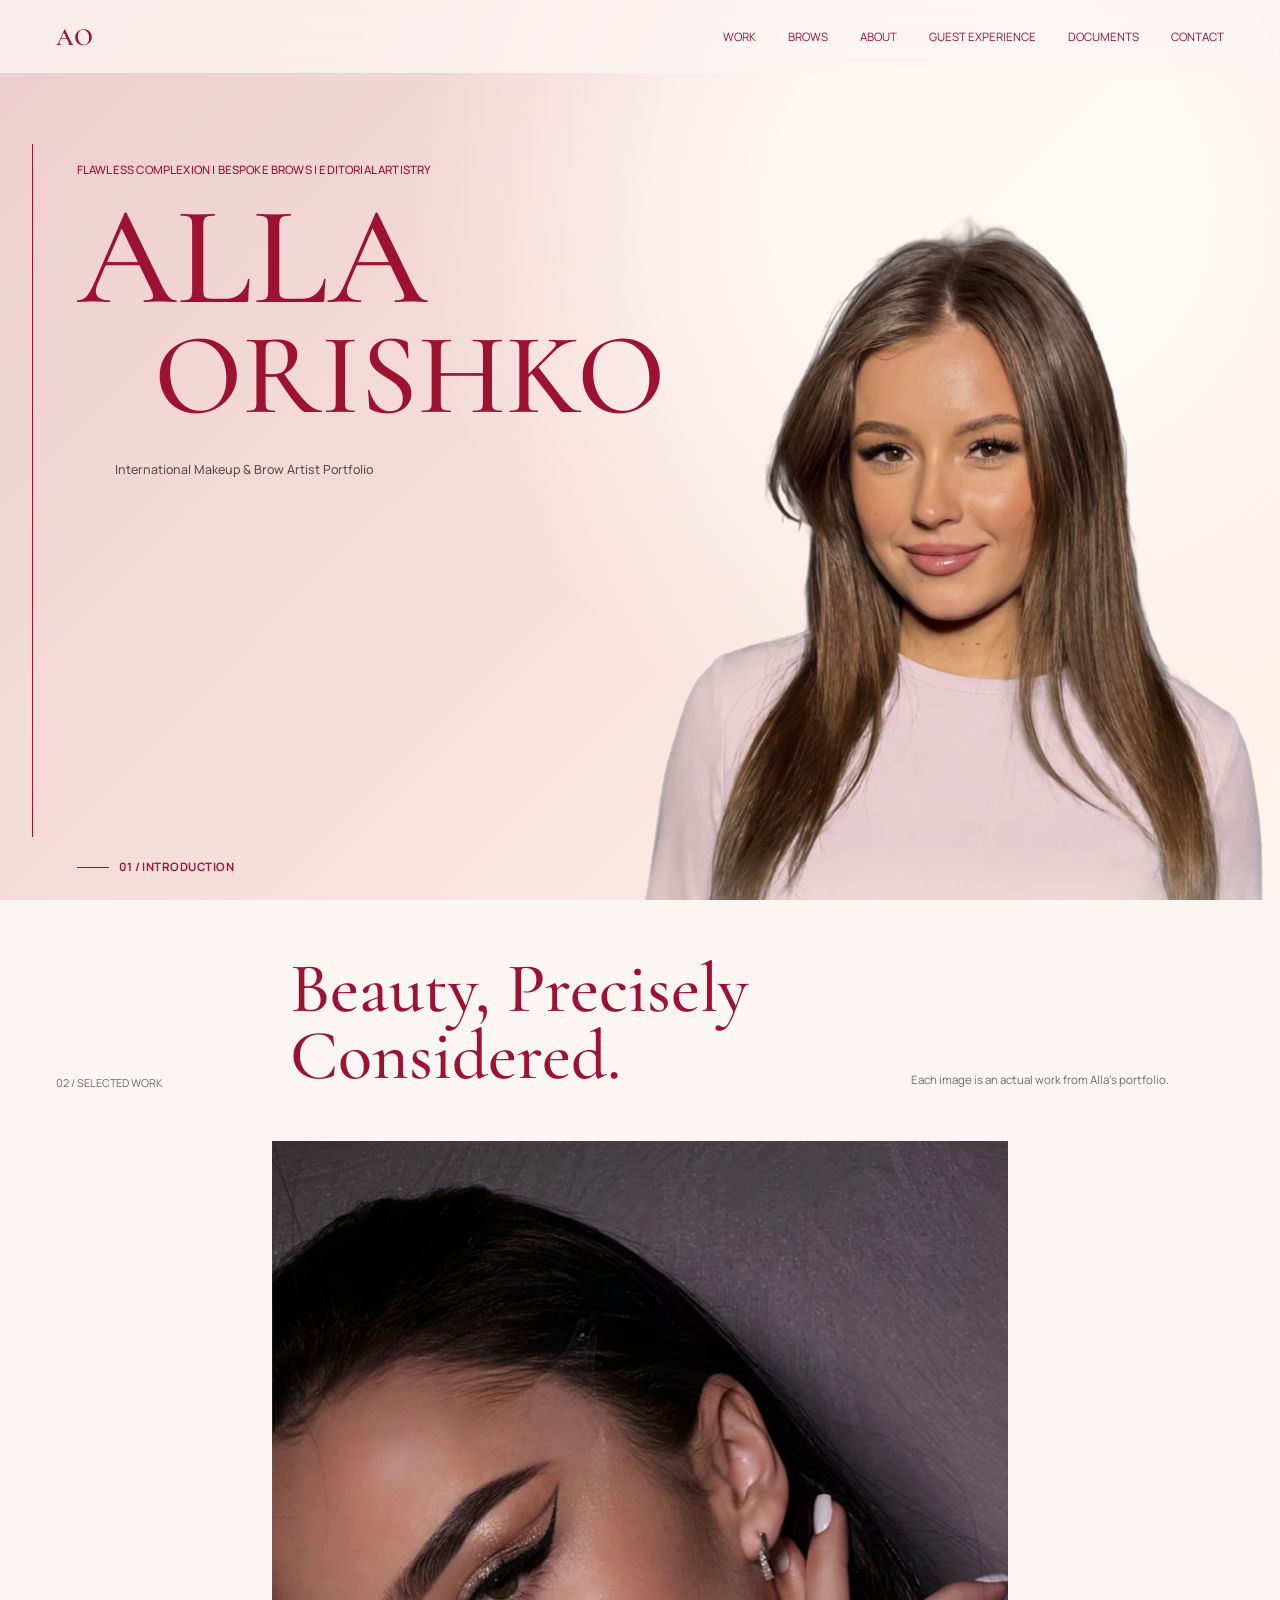
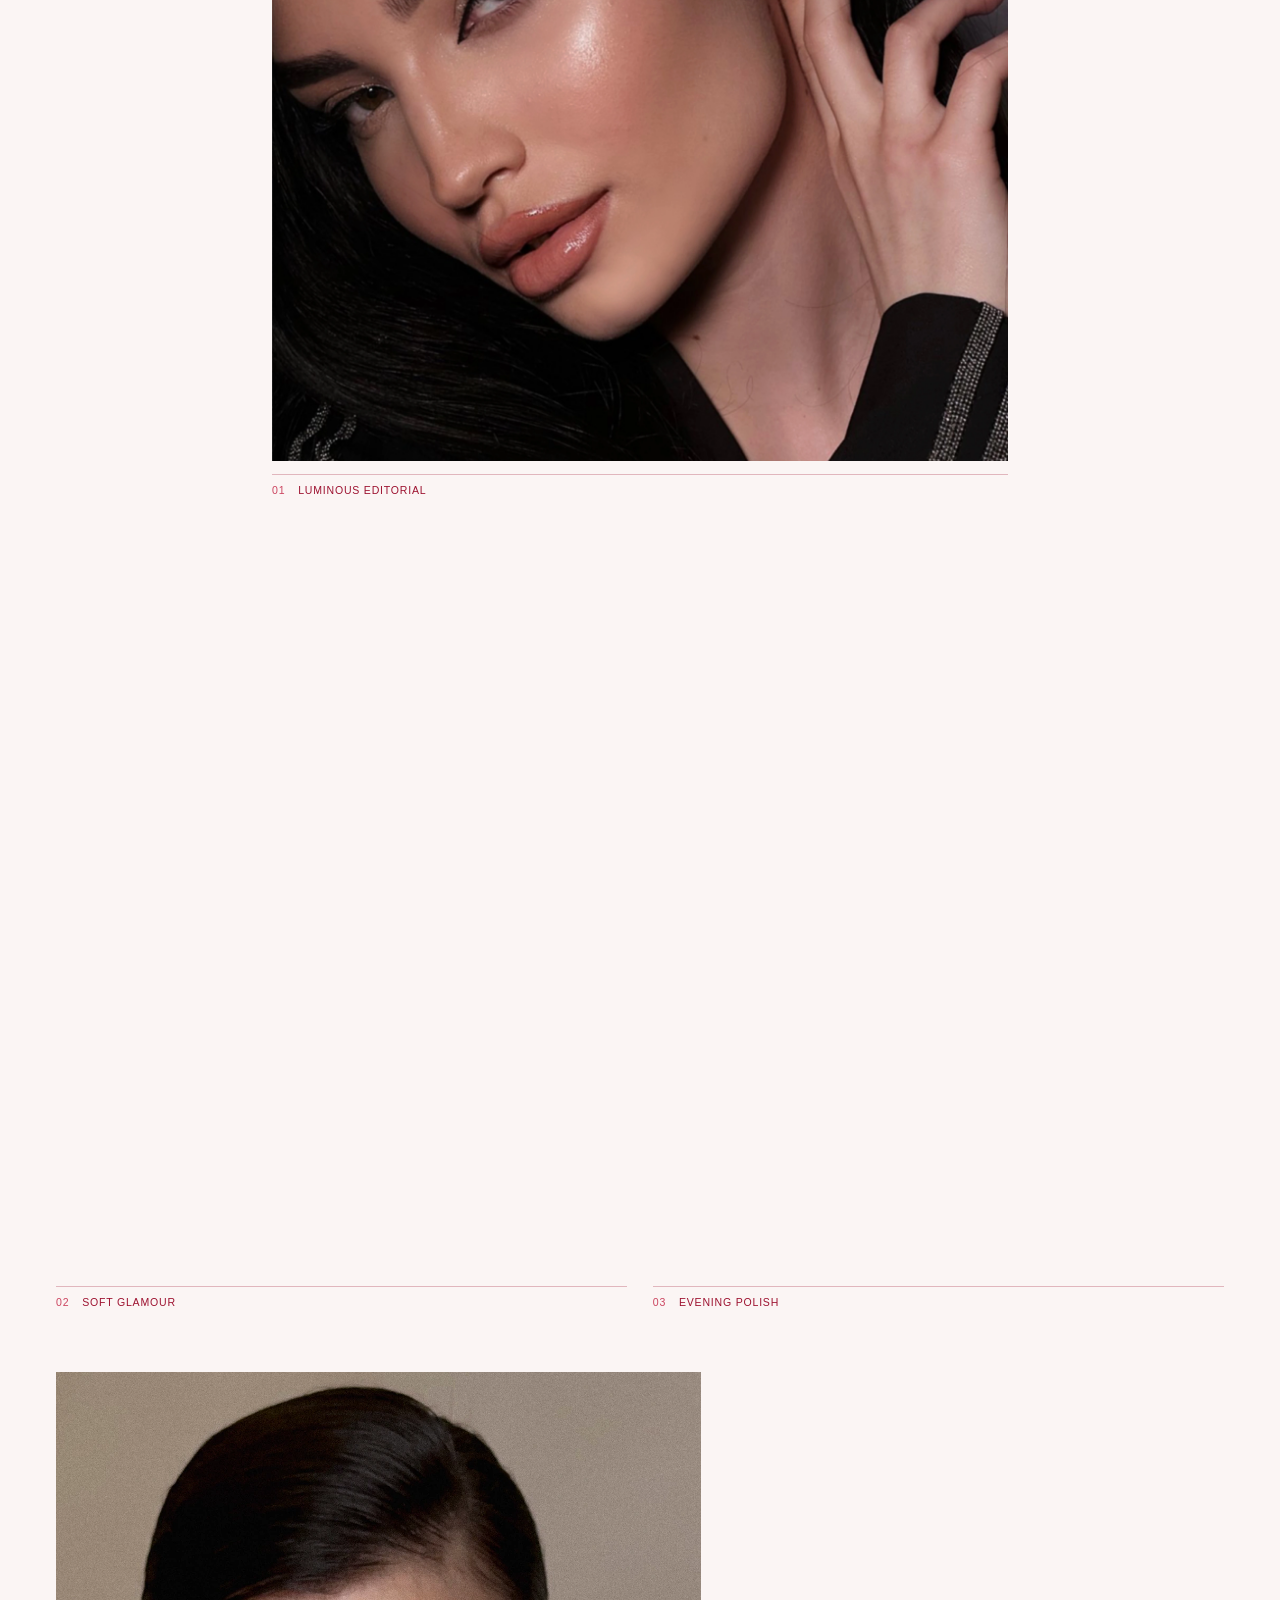
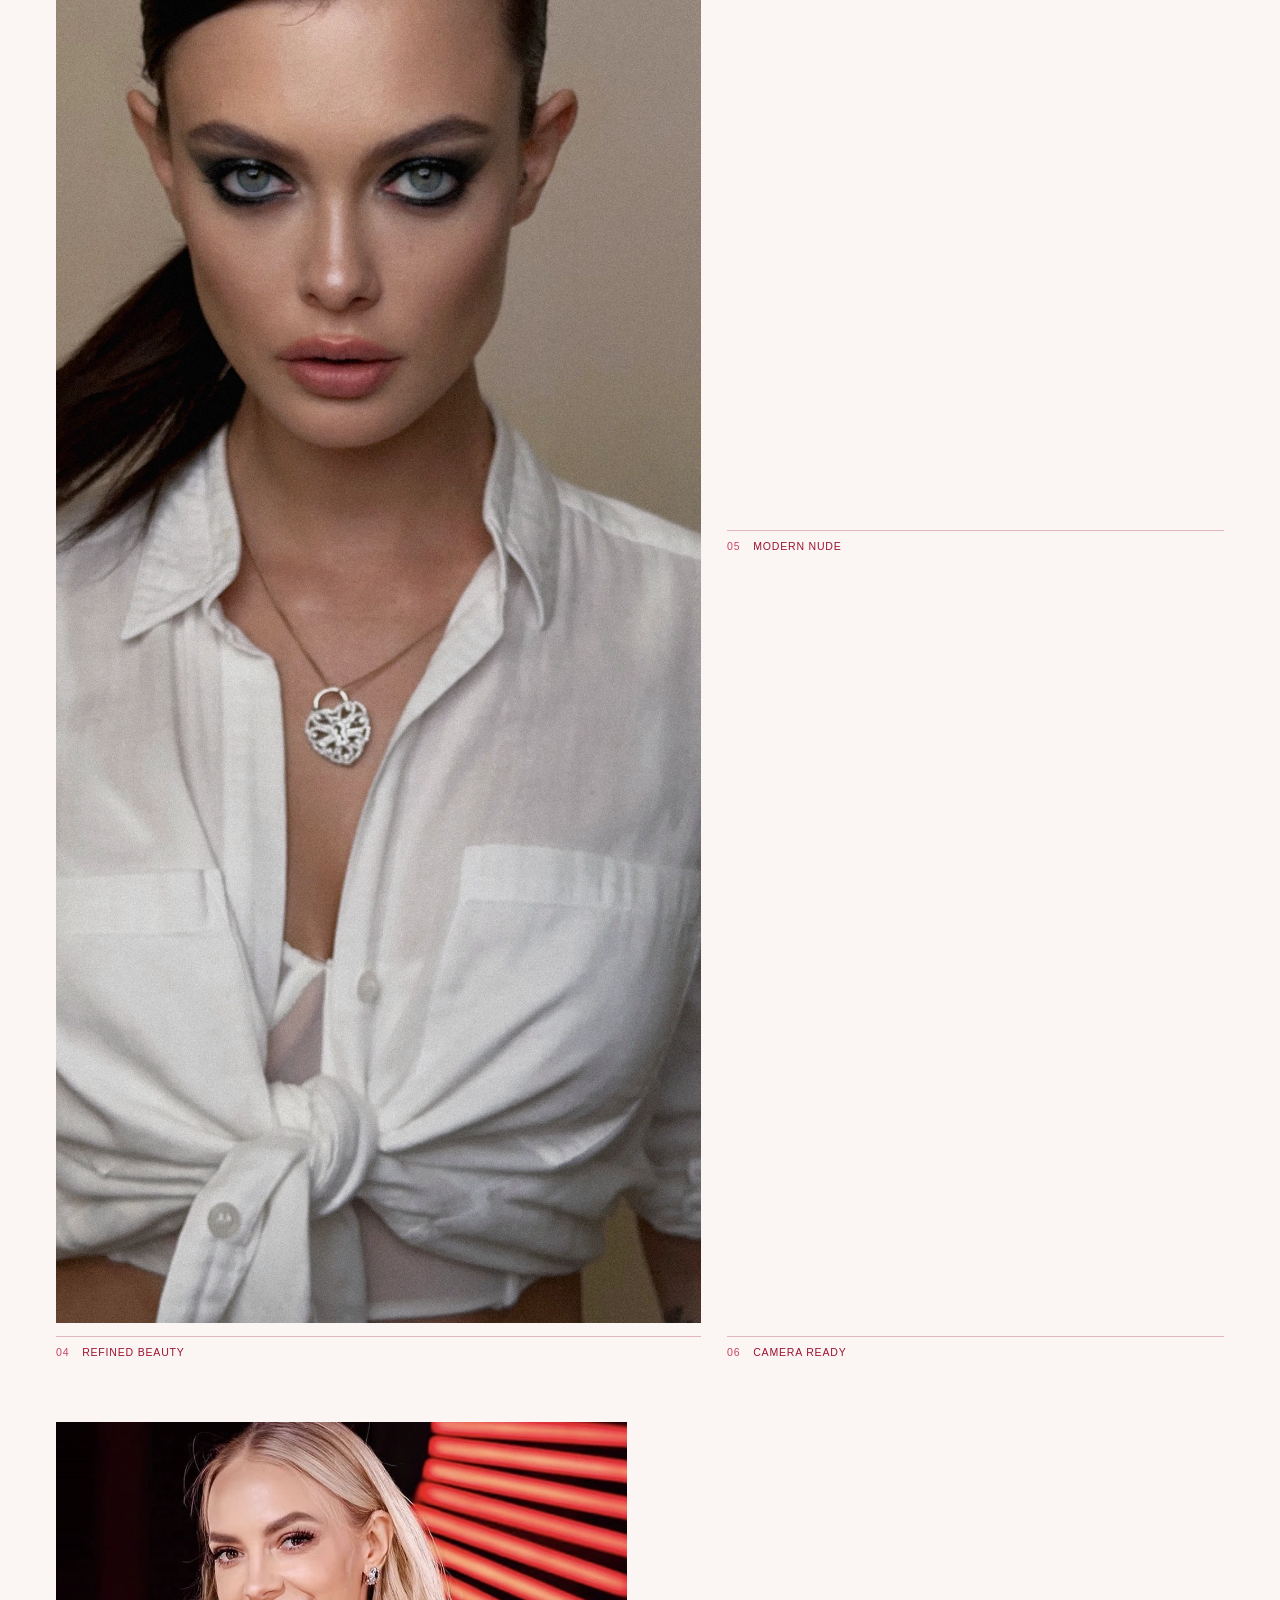
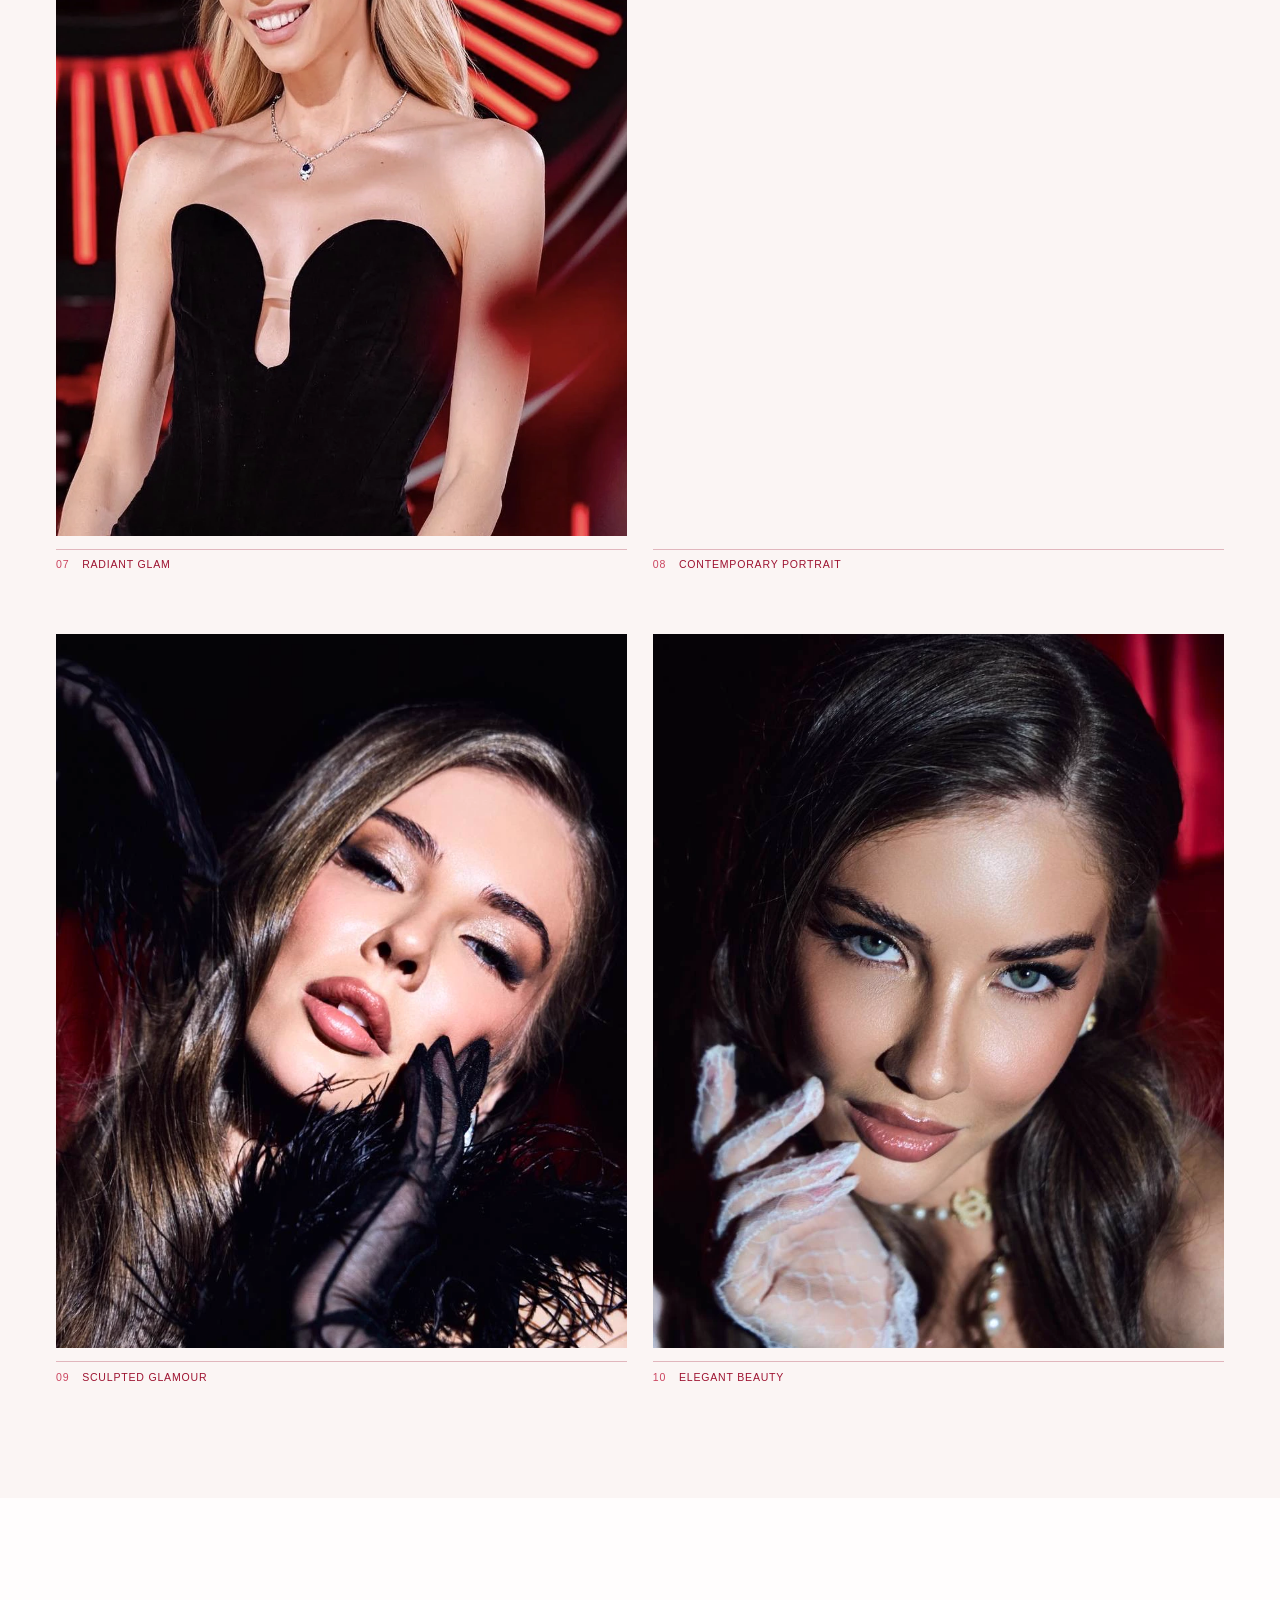
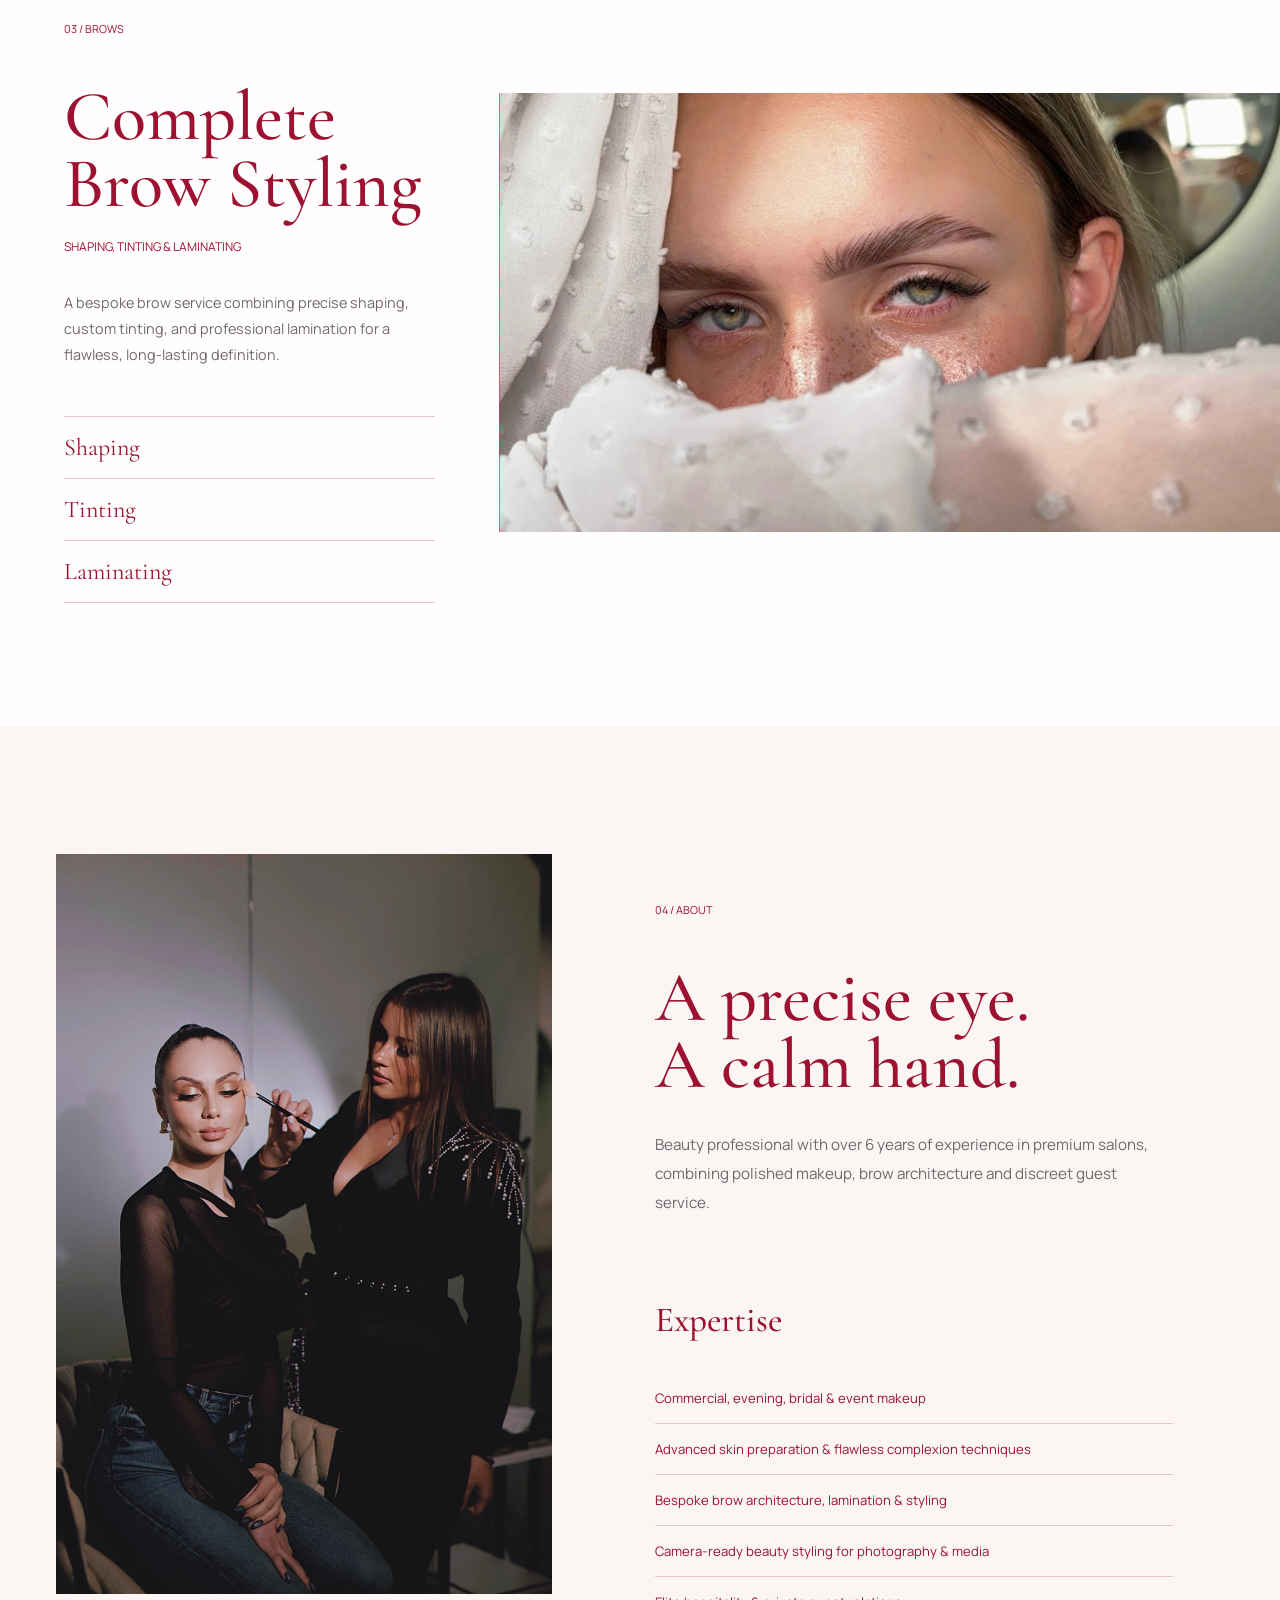
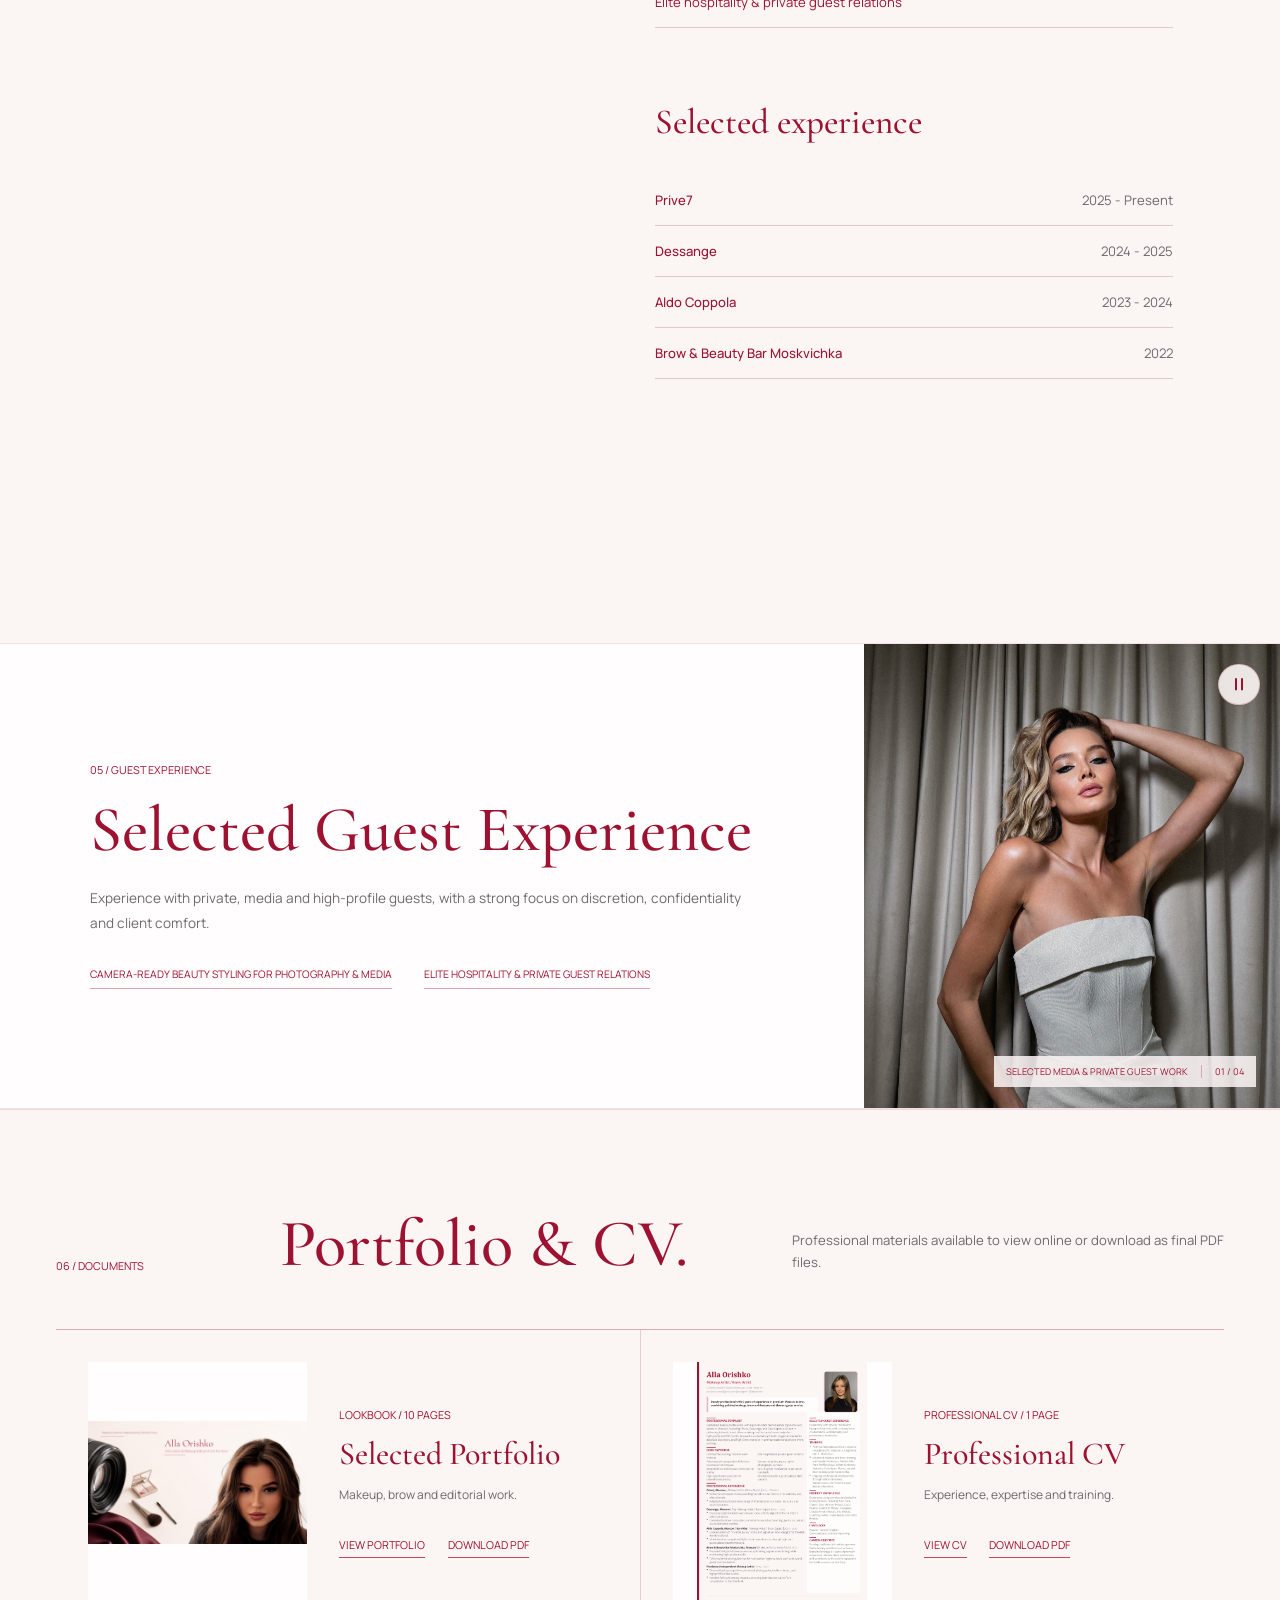
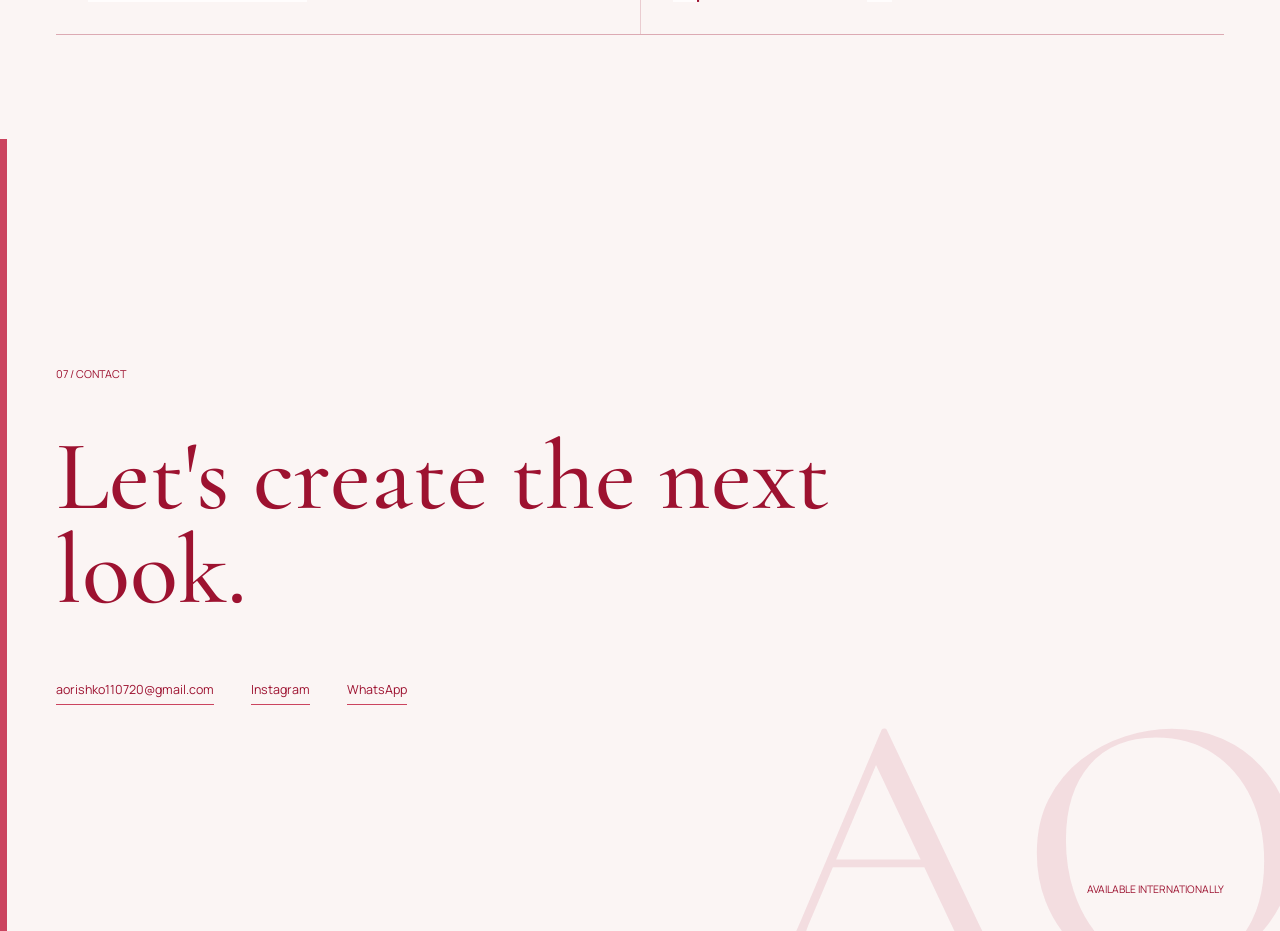
<file: index.html>
<!doctype html>
<html lang="en">
  <head>
    <meta charset="UTF-8" />
    <meta name="viewport" content="width=device-width, initial-scale=1, viewport-fit=cover" />
    <meta
      name="description"
      content="Alla Orishko, international makeup and brow artist. Selected beauty, editorial and brow work."
    />
    <meta property="og:title" content="Alla Orishko | Makeup &amp; Brow Artist" />
    <meta
      property="og:description"
      content="International makeup and brow artistry, selected client work and professional materials."
    />
    <meta property="og:type" content="website" />
    <meta property="og:url" content="https://aivideomotionru-cloud.github.io/alla-orishko-portfolio/" />
    <meta
      property="og:image"
      content="https://aivideomotionru-cloud.github.io/alla-orishko-portfolio/assets/alla-orishko-social.jpg"
    />
    <meta property="og:image:alt" content="Alla Orishko, international makeup and brow artist" />
    <meta name="twitter:card" content="summary_large_image" />
    <title>Alla Orishko | Makeup &amp; Brow Artist</title>
    <link rel="canonical" href="https://aivideomotionru-cloud.github.io/alla-orishko-portfolio/" />
    <link rel="icon" type="image/png" href="assets/favicon.png" />
    <link rel="stylesheet" href="styles.css?v=98" />
    <link rel="stylesheet" href="hero-rebuild.css?v=1" />
  </head>
  <body>
    <div class="scroll-progress" aria-hidden="true"></div>

    <header class="site-header">
      <a class="wordmark" href="#top" aria-label="Alla Orishko home">AO</a>
      <nav class="desktop-nav" aria-label="Primary navigation">
        <a href="#work">Work</a>
        <a href="#brows">Brows</a>
        <a href="#about">About</a>
        <a href="#guests">Guest Experience</a>
        <a href="#materials">Documents</a>
        <a href="#contact">Contact</a>
      </nav>
      <button class="menu-toggle" type="button" aria-expanded="false" aria-controls="mobile-menu">
        <span>Menu</span>
      </button>
    </header>

    <nav class="mobile-menu" id="mobile-menu" aria-label="Mobile navigation" hidden>
      <a href="#work">Work</a>
      <a href="#brows">Brows</a>
      <a href="#about">About</a>
      <a href="#guests">Guest Experience</a>
      <a href="#materials">Documents</a>
      <a href="#contact">Contact</a>
    </nav>

    <main id="top">
      <section class="hero" aria-labelledby="hero-title">
        <div class="hero-copy">
          <p class="hero-kicker reveal-copy">Flawless Complexion | Bespoke Brows | Editorial Artistry</p>
          <h1 id="hero-title" aria-label="Alla Orishko">
            <span class="title-line"><span>Alla</span></span>
            <span class="title-line title-line-surname"><span>Orishko</span></span>
          </h1>
          <p class="hero-note reveal-copy">International Makeup &amp; Brow Artist Portfolio</p>
        </div>

        <div class="hero-thread" aria-hidden="true"></div>
        <div class="hero-portrait-wrap" aria-label="Portrait of Alla Orishko">
          <img
            class="hero-portrait"
            src="assets/alla-higgsfield-fullsize-clean-v1.png"
            alt="Alla Orishko"
            width="1792"
            height="2400"
            decoding="async"
            fetchpriority="high"
          />
        </div>

        <p class="hero-index" aria-hidden="true">01 / INTRODUCTION</p>
        <a class="scroll-cue" href="#work" aria-label="Scroll to selected work">
          <span>Scroll</span>
          <span class="scroll-cue-line"></span>
        </a>
      </section>

      <section class="work-section" id="work" aria-labelledby="work-title">
        <div class="section-heading reveal-on-scroll">
          <p class="section-number">02 / SELECTED WORK</p>
          <h2 id="work-title">Beauty, Precisely Considered.</h2>
          <span>Each image is an actual work from Alla's portfolio.</span>
        </div>

        <div class="editorial-work-grid editorial-work-layout-a" aria-label="Selected makeup portfolio">
          <div class="editorial-work-row editorial-work-row-one">
          <button class="editorial-work reveal-on-scroll" type="button" data-work="0">
            <img src="assets/selected-work-01-verified.webp" alt="Luminous editorial makeup by Alla Orishko" loading="lazy" decoding="async" />
            <span><b>01</b> Luminous Editorial</span>
          </button>
          </div>
          <div class="editorial-work-row editorial-work-row-two">
          <button class="editorial-work reveal-on-scroll" type="button" data-work="1">
            <img src="assets/selected-work-02.webp" alt="Soft glamour makeup by Alla Orishko" loading="lazy" decoding="async" />
            <span><b>02</b> Soft Glamour</span>
          </button>
          <button class="editorial-work reveal-on-scroll" type="button" data-work="2">
            <img src="assets/selected-work-03.webp" alt="Polished evening makeup by Alla Orishko" loading="lazy" decoding="async" />
            <span><b>03</b> Evening Polish</span>
          </button>
          </div>
          <div class="editorial-work-row editorial-work-row-three">
            <button class="editorial-work reveal-on-scroll" type="button" data-work="3">
              <img src="assets/selected-work-04.webp" alt="Refined beauty makeup by Alla Orishko" loading="lazy" decoding="async" />
              <span><b>04</b> Refined Beauty</span>
            </button>
            <div class="editorial-work-row-three-stack">
            <button class="editorial-work reveal-on-scroll" type="button" data-work="4">
              <img src="assets/selected-work-05.webp" alt="Modern nude makeup by Alla Orishko" loading="lazy" decoding="async" />
              <span><b>05</b> Modern Nude</span>
            </button>
            <button class="editorial-work reveal-on-scroll" type="button" data-work="5">
              <img src="assets/selected-work-06-waist-retouched.webp" alt="Camera-ready complexion by Alla Orishko" loading="lazy" decoding="async" />
              <span><b>06</b> Camera Ready</span>
            </button>
            </div>
          </div>
          <div class="editorial-work-row editorial-work-row-two">
          <button class="editorial-work reveal-on-scroll" type="button" data-work="6">
            <img src="assets/selected-work-10-close.webp" alt="Radiant glamour makeup by Alla Orishko" loading="lazy" decoding="async" />
            <span><b>07</b> Radiant Glam</span>
          </button>
          <button class="editorial-work reveal-on-scroll" type="button" data-work="7">
            <img src="assets/selected-work-08.webp" alt="Contemporary editorial portrait with makeup by Alla Orishko" loading="lazy" decoding="async" />
            <span><b>08</b> Contemporary Portrait</span>
          </button>
          </div>
          <div class="editorial-work-row editorial-work-row-two">
          <button class="editorial-work reveal-on-scroll" type="button" data-work="8">
            <img src="assets/selected-work-07.webp" alt="Sculpted glamour makeup by Alla Orishko" loading="lazy" decoding="async" />
            <span><b>09</b> Sculpted Glamour</span>
          </button>
          <button class="editorial-work reveal-on-scroll" type="button" data-work="9">
            <img src="assets/selected-work-09.webp" alt="Elegant beauty makeup by Alla Orishko" loading="lazy" decoding="async" />
            <span><b>10</b> Elegant Beauty</span>
          </button>
          </div>
        </div>
      </section>

      <section class="brow-section" id="brows" aria-labelledby="brow-title">
        <div class="brow-copy reveal-on-scroll">
          <p class="section-number">03 / BROWS</p>
          <h2 id="brow-title">Complete Brow Styling</h2>
          <p class="brow-subtitle">Shaping, Tinting &amp; Laminating</p>
          <p>
            A bespoke brow service combining precise shaping, custom tinting, and professional
            lamination for a flawless, long-lasting definition.
          </p>
          <div class="service-list" aria-label="Brow services">
            <span>Shaping</span>
            <span>Tinting</span>
            <span>Laminating</span>
          </div>
        </div>
        <div class="brow-image reveal-on-scroll">
          <img
            src="assets/brow-complete-styling.webp"
            alt="Complete brow styling by Alla Orishko"
            loading="lazy"
            decoding="async"
          />
          <div class="focus-sweep" aria-hidden="true"></div>
        </div>
      </section>

      <section class="about-section" id="about" aria-labelledby="about-title">
        <div class="about-portrait reveal-on-scroll">
          <img src="assets/about-alla-at-work.webp" alt="Alla Orishko applying makeup to a client" loading="lazy" decoding="async" />
        </div>
        <div class="about-copy">
          <div class="about-intro reveal-on-scroll">
            <p class="section-number">04 / ABOUT</p>
            <h2 id="about-title">A precise eye.<br />A calm hand.</h2>
            <p>
              Beauty professional with over 6 years of experience in premium salons, combining
              polished makeup, brow architecture and discreet guest service.
            </p>
          </div>

          <div class="expertise reveal-on-scroll">
            <h3>Expertise</h3>
            <ul>
              <li>Commercial, evening, bridal &amp; event makeup</li>
              <li>Advanced skin preparation &amp; flawless complexion techniques</li>
              <li>Bespoke brow architecture, lamination &amp; styling</li>
              <li>Camera-ready beauty styling for photography &amp; media</li>
              <li>Elite hospitality &amp; private guest relations</li>
            </ul>
          </div>

          <div class="experience reveal-on-scroll">
            <h3>Selected experience</h3>
            <p><strong>Prive7</strong><span>2025 - Present</span></p>
            <p><strong>Dessange</strong><span>2024 - 2025</span></p>
            <p><strong>Aldo Coppola</strong><span>2023 - 2024</span></p>
            <p><strong>Brow &amp; Beauty Bar Moskvichka</strong><span>2022</span></p>
          </div>
        </div>
      </section>

      <section class="guest-section" id="guests" aria-labelledby="guest-title">
        <div class="guest-copy reveal-on-scroll">
          <p class="section-number">05 / GUEST EXPERIENCE</p>
          <h2 id="guest-title">Selected Guest Experience</h2>
          <p>
            Experience with private, media and high-profile guests, with a strong focus on
            discretion, confidentiality and client comfort.
          </p>
          <div class="guest-details" aria-label="Guest service expertise">
            <span>Camera-ready beauty styling for photography &amp; media</span>
            <span>Elite hospitality &amp; private guest relations</span>
          </div>
        </div>
        <figure class="guest-image reveal-on-scroll" aria-label="Selected guest makeup gallery">
          <button
            class="guest-carousel"
            type="button"
            aria-label="Enlarge the current selected guest work"
          >
            <img
              class="guest-slide guest-slide-01 is-active"
              src="assets/guest-portfolio-01.webp"
              alt="Editorial evening makeup from Alla Orishko's portfolio"
              aria-hidden="false"
              loading="lazy"
              decoding="async"
            />
            <img
              class="guest-slide guest-slide-02"
              src="assets/guest-portfolio-02-new-model-full-head.webp"
              alt="Luminous eye makeup from Alla Orishko's portfolio"
              aria-hidden="true"
              loading="lazy"
              decoding="async"
            />
            <img
              class="guest-slide guest-slide-03"
              src="assets/guest-portfolio-03.webp"
              alt="Camera-ready beauty makeup from Alla Orishko's portfolio"
              aria-hidden="true"
              loading="lazy"
              decoding="async"
            />
            <img
              class="guest-slide guest-slide-04"
              src="assets/guest-portfolio-04.webp"
              alt="Polished editorial makeup from Alla Orishko's portfolio"
              aria-hidden="true"
              loading="lazy"
              decoding="async"
            />
          </button>
          <figcaption>
            <span class="guest-caption-label">Selected media &amp; private guest work</span>
            <span class="guest-counter" aria-hidden="true">01 / 04</span>
          </figcaption>
          <button class="motion-toggle guest-motion-toggle" type="button" aria-label="Pause client gallery" aria-pressed="false" title="Pause gallery">
            <span aria-hidden="true"></span>
          </button>
        </figure>
      </section>

      <section class="materials-section" id="materials" aria-labelledby="materials-title">
        <div class="materials-heading reveal-on-scroll">
          <p class="section-number">06 / DOCUMENTS</p>
          <h2 id="materials-title">Portfolio &amp; CV.</h2>
          <p>Professional materials available to view online or download as final PDF files.</p>
        </div>

        <div class="materials-grid">
          <article class="material-item reveal-on-scroll">
            <a class="material-preview material-preview-wide" href="portfolio.html" aria-label="View Alla Orishko portfolio">
              <img src="assets/portfolio-cover.jpg" alt="Alla Orishko portfolio cover" loading="lazy" decoding="async" />
            </a>
            <div class="material-copy">
              <p>Lookbook / 10 pages</p>
              <h3>Selected Portfolio</h3>
              <span>Makeup, brow and editorial work.</span>
              <div class="material-actions">
                <a href="portfolio.html">View portfolio</a>
                <a href="documents/Alla_Orishko_Portfolio.pdf" download>Download PDF</a>
              </div>
            </div>
          </article>

          <article class="material-item reveal-on-scroll">
            <a class="material-preview material-preview-cv" href="cv.html" aria-label="View Alla Orishko CV">
              <img src="assets/cv-cover.png" alt="Alla Orishko professional CV" loading="lazy" decoding="async" />
            </a>
            <div class="material-copy">
              <p>Professional CV / 1 page</p>
              <h3>Professional CV</h3>
              <span>Experience, expertise and training.</span>
              <div class="material-actions">
                <a href="cv.html">View CV</a>
                <a href="documents/Alla_Orishko_CV.pdf" download>Download PDF</a>
              </div>
            </div>
          </article>
        </div>
      </section>

      <section class="contact-section" id="contact" aria-labelledby="contact-title">
        <p class="section-number">07 / CONTACT</p>
        <h2 id="contact-title">Let's create the next look.</h2>
        <div class="contact-links">
          <a href="mailto:aorishko110720@gmail.com">aorishko110720@gmail.com</a>
          <a href="https://www.instagram.com/allaorishko/" target="_blank" rel="noreferrer">Instagram</a>
          <a href="https://wa.me/79181179600" target="_blank" rel="noreferrer">WhatsApp</a>
        </div>
        <p class="availability">Available internationally</p>
      </section>
    </main>

    <dialog class="work-dialog" aria-label="Selected work viewer">
      <button class="dialog-close" type="button" aria-label="Close viewer">Close</button>
      <button class="dialog-arrow dialog-prev" type="button" aria-label="Previous work">Previous</button>
      <figure>
        <img src="assets/selected-work-01.webp" alt="" />
        <figcaption><span>01 / 10</span><strong>Luminous Editorial</strong></figcaption>
      </figure>
      <button class="dialog-arrow dialog-next" type="button" aria-label="Next work">Next</button>
    </dialog>

    <dialog class="work-dialog guest-dialog" aria-label="Selected guest work viewer">
      <button class="dialog-close guest-dialog-close" type="button" aria-label="Close viewer">Close</button>
      <figure>
        <img src="assets/work-tina-aligned.webp" alt="" />
        <figcaption>
          <span>Selected media &amp; private guest work</span>
          <strong class="guest-dialog-count">01 / 04</strong>
        </figcaption>
      </figure>
    </dialog>

    <script src="app.js?v=36"></script>
  </body>
</html>
</file>
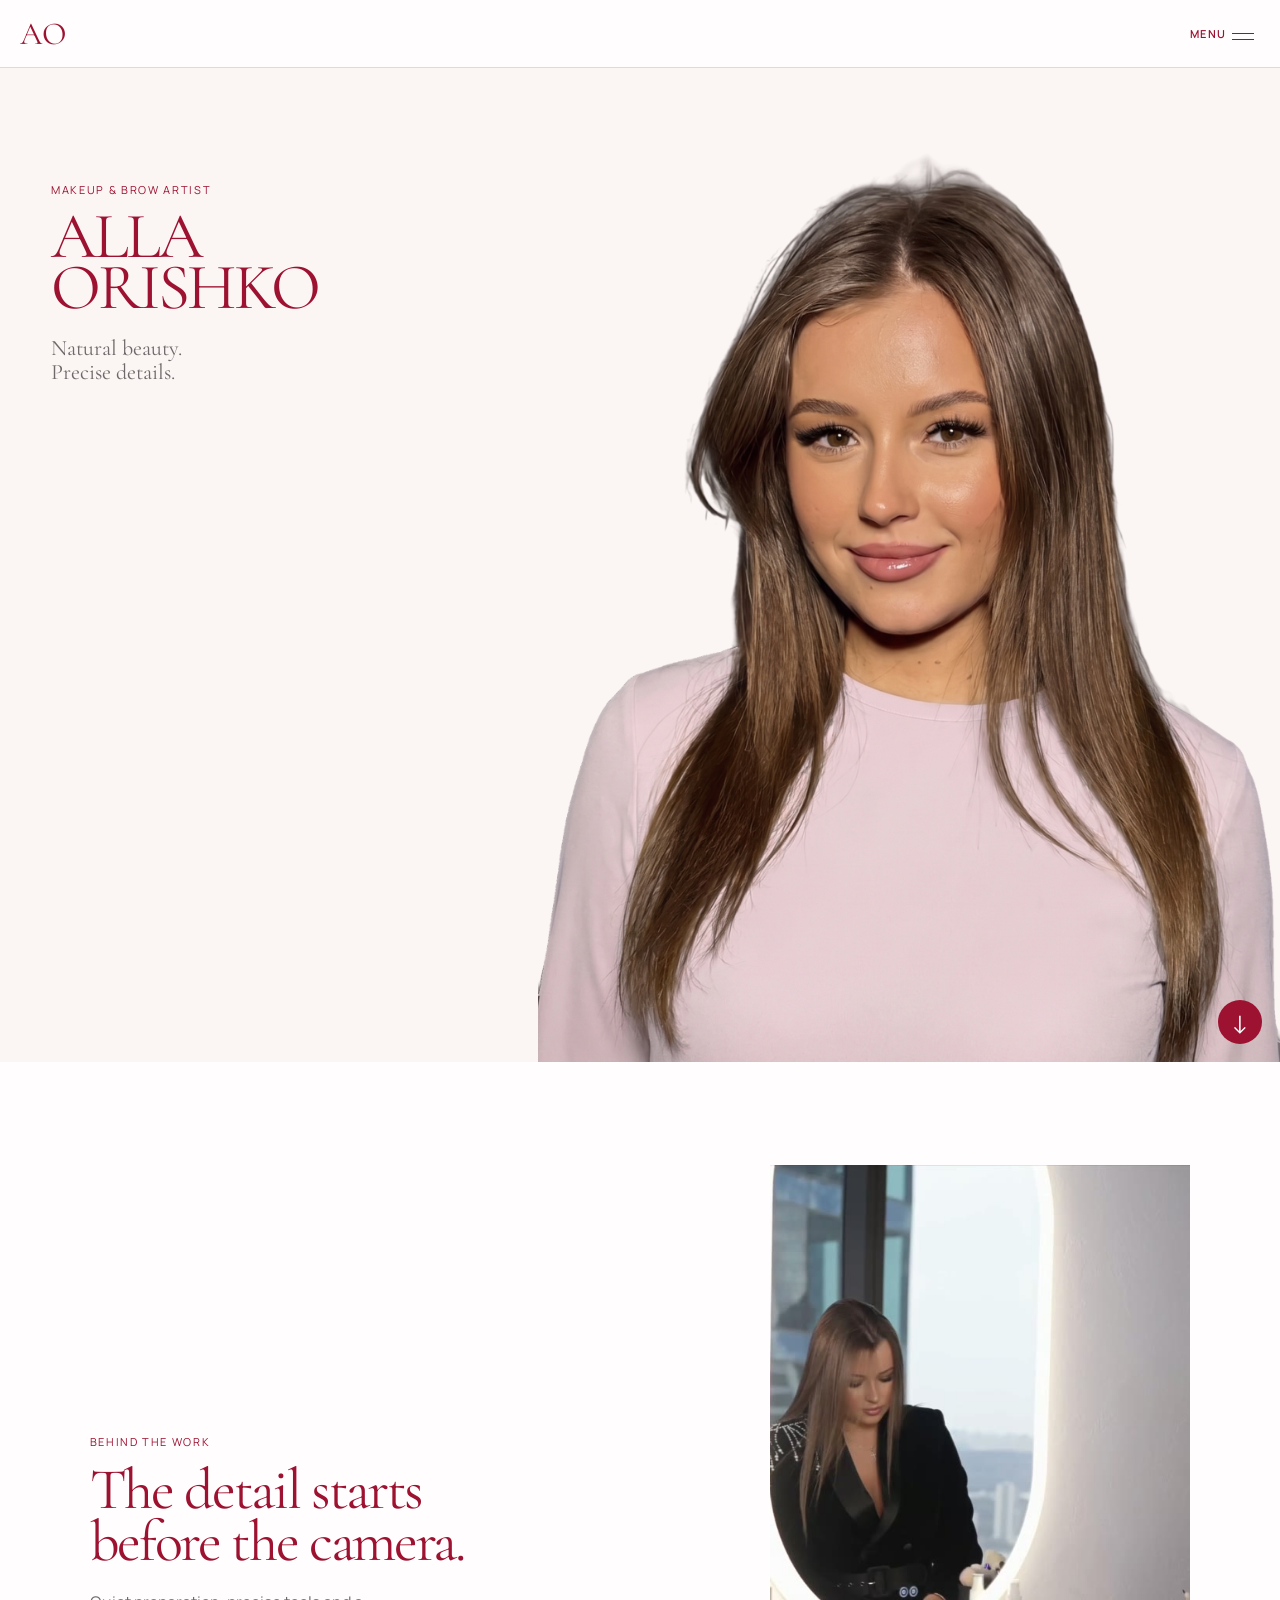
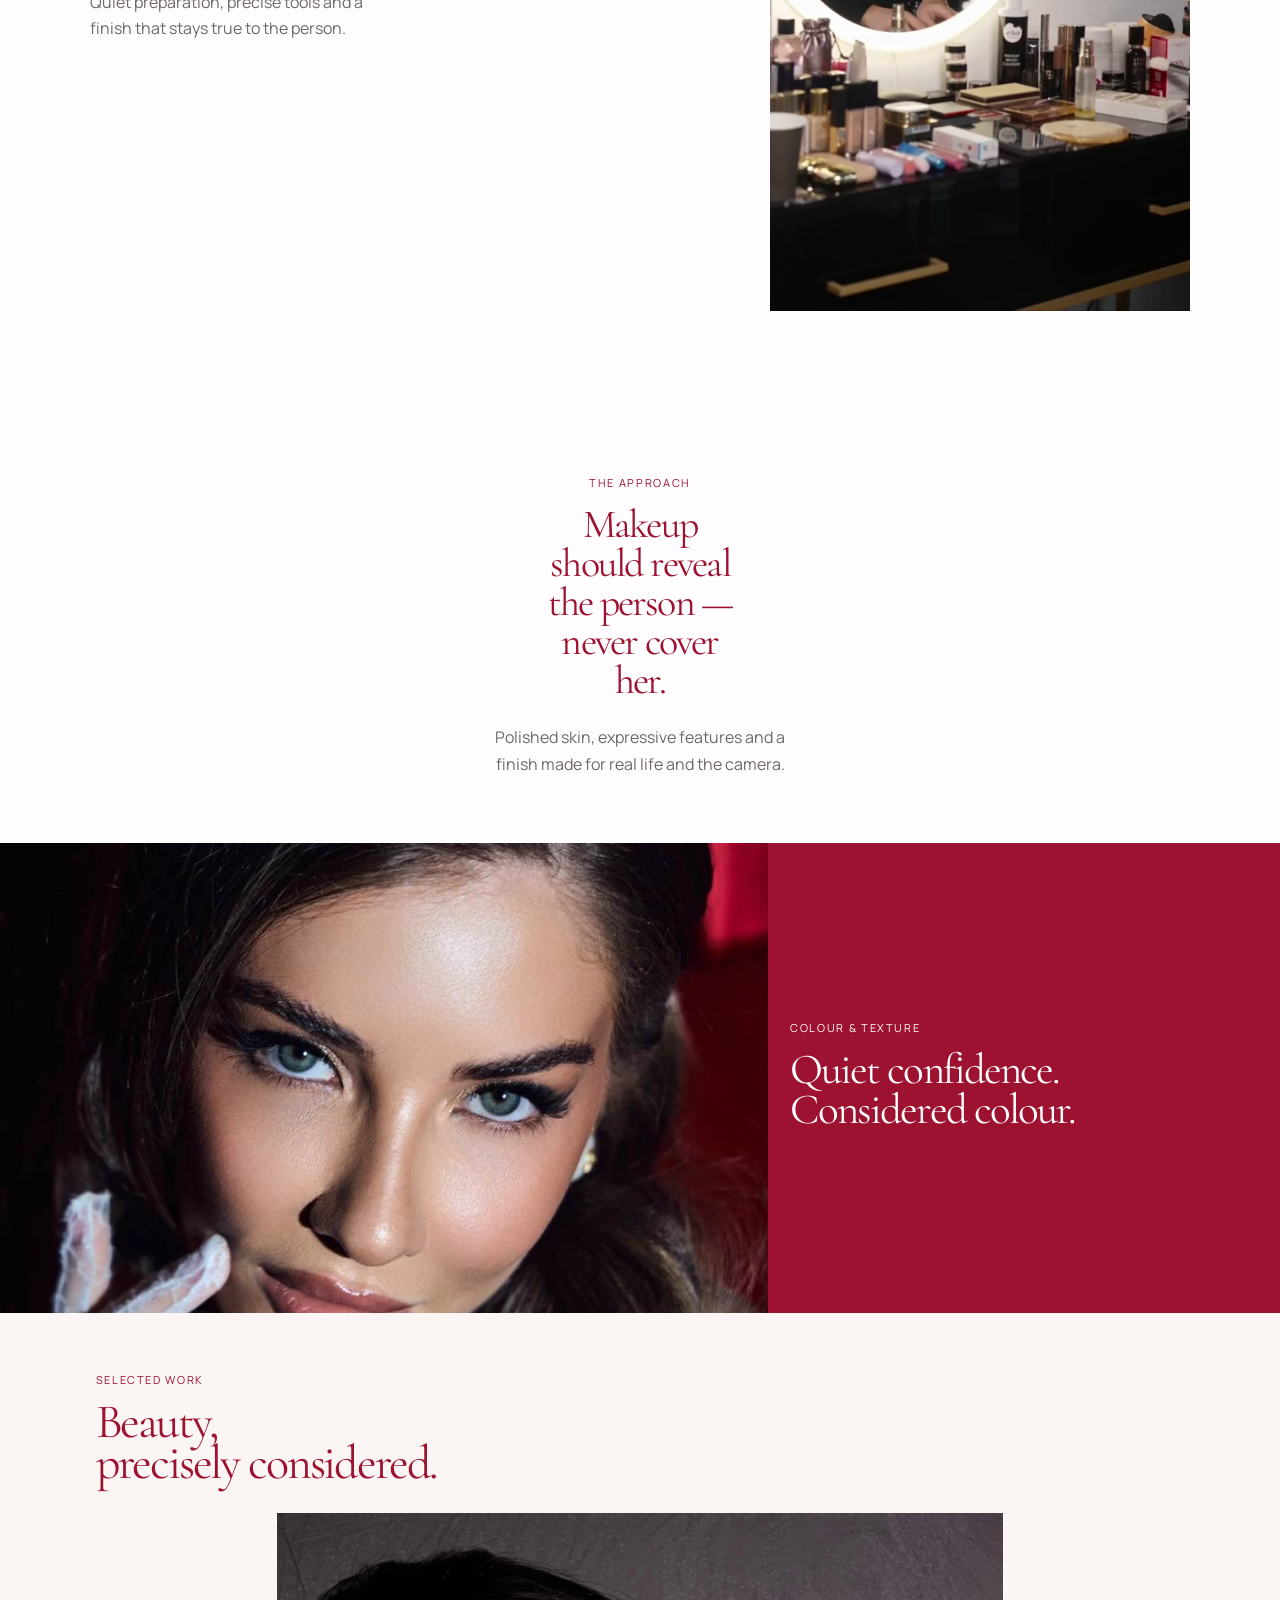
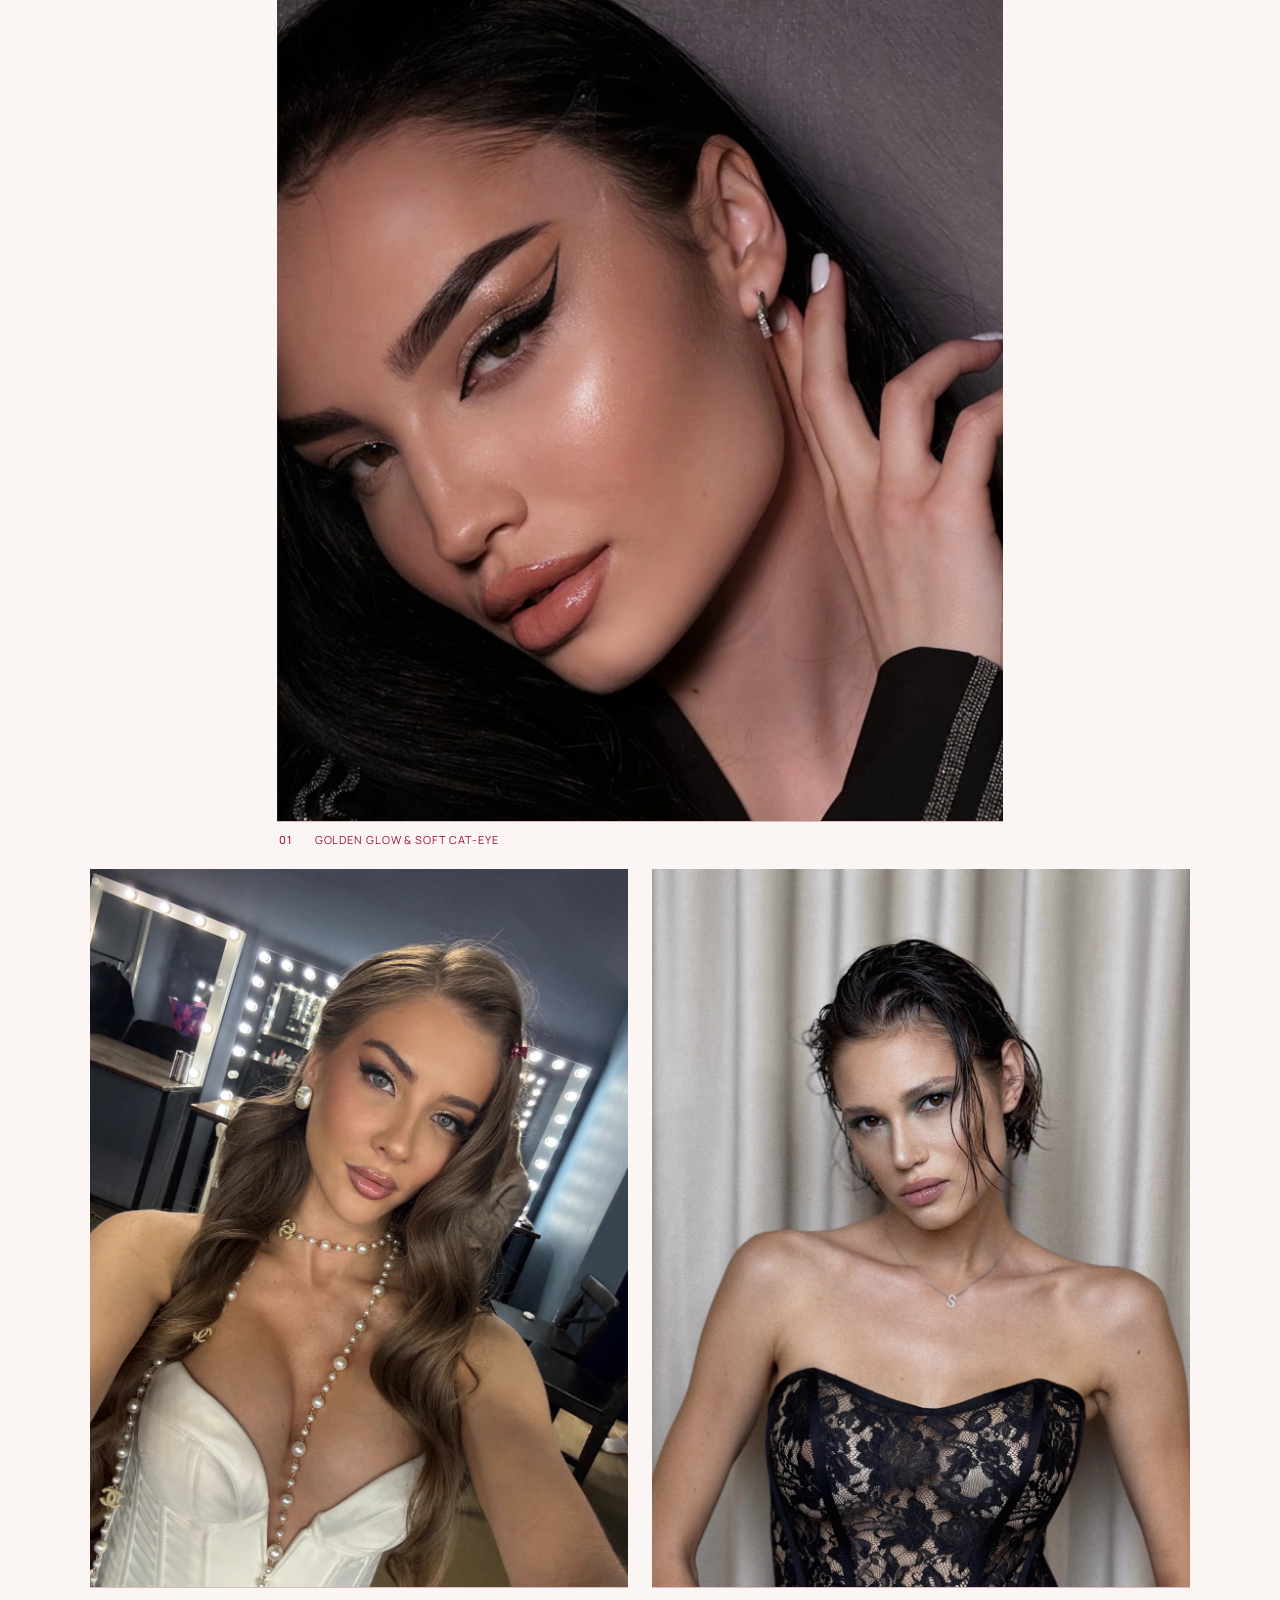
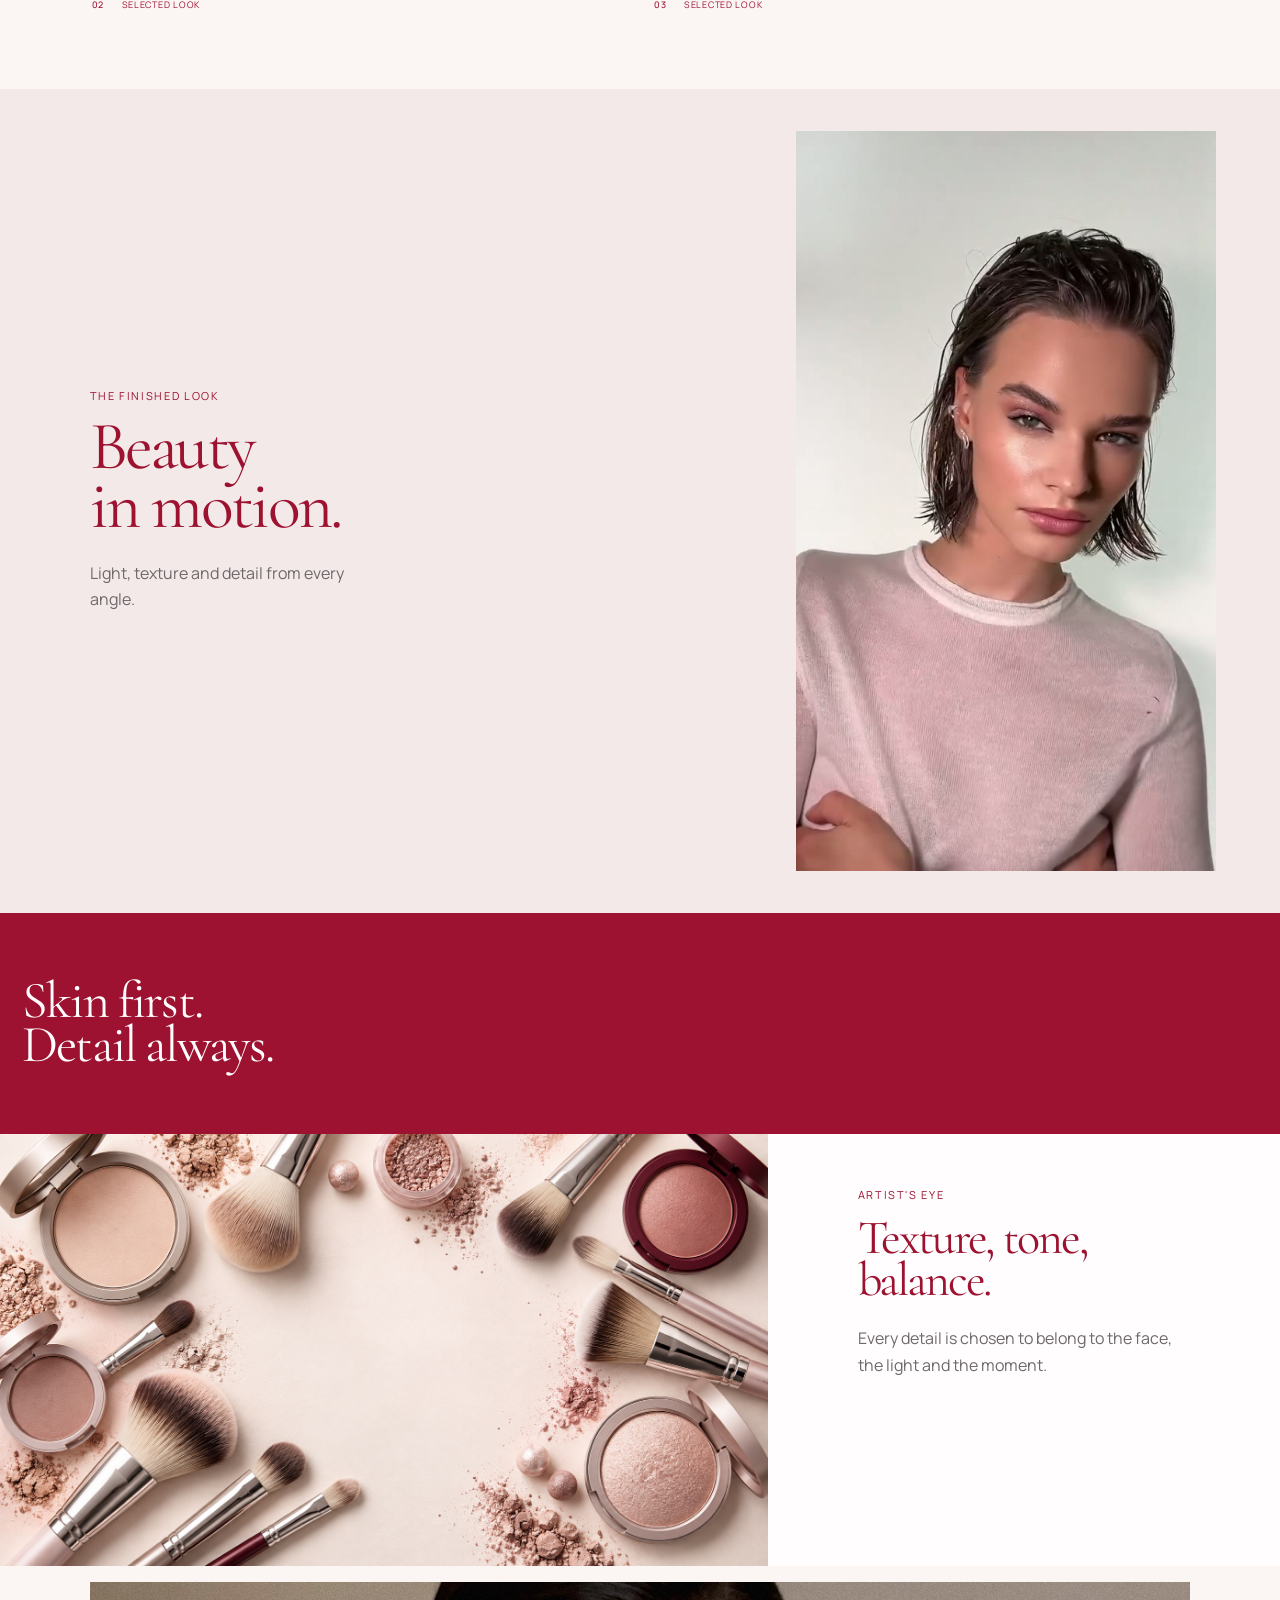
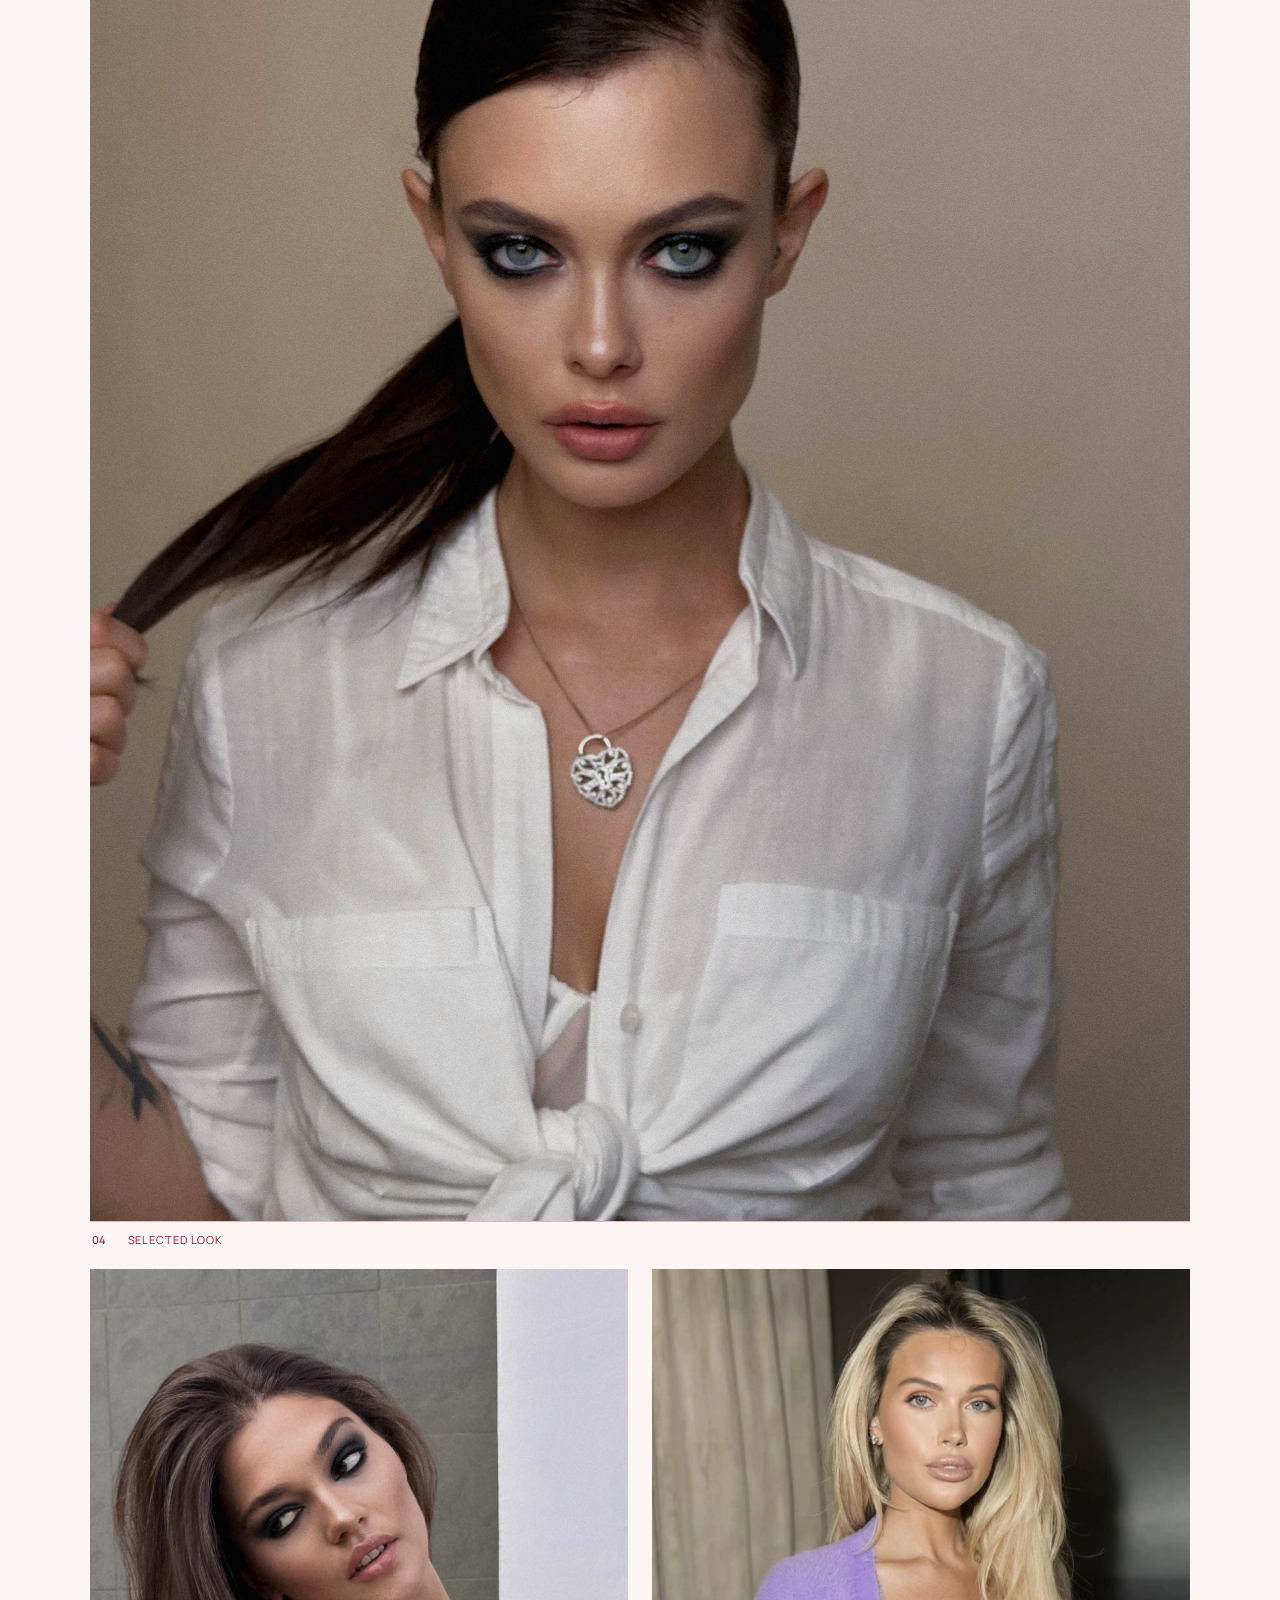
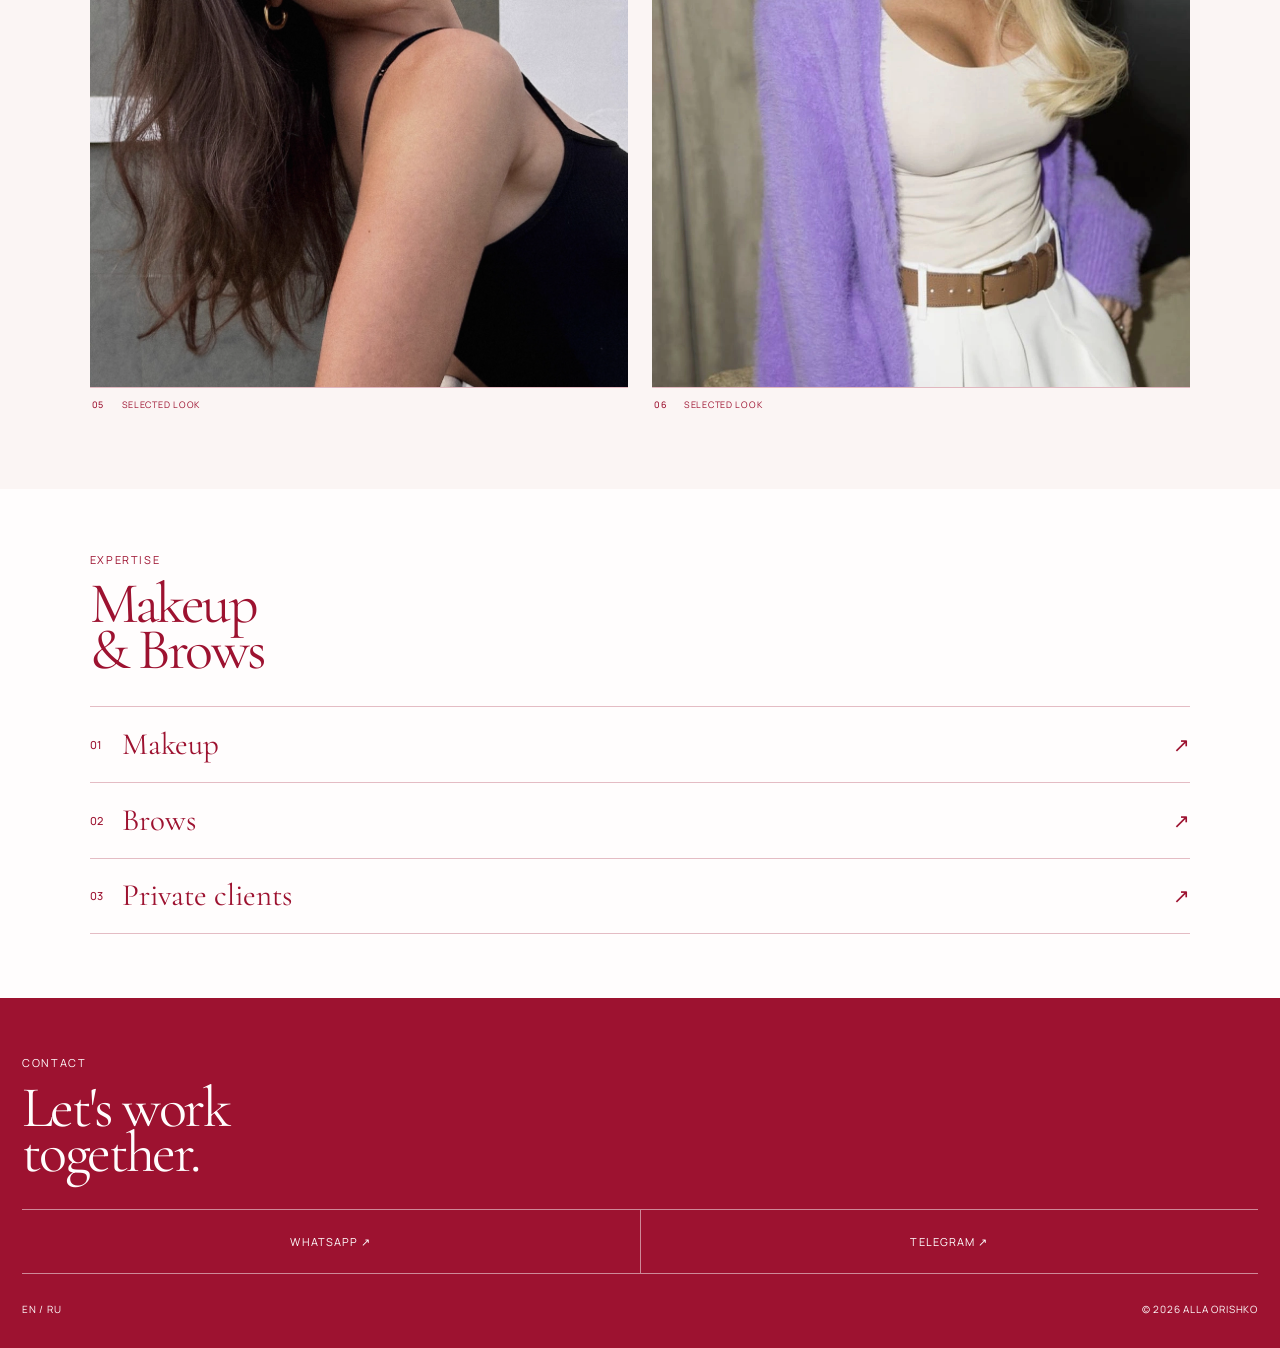
<file: v22/index.html>
<!doctype html>
<html lang="en">
<head>
  <meta charset="utf-8">
  <meta name="viewport" content="width=device-width,initial-scale=1,viewport-fit=cover">
  <title>Alla Orishko — Makeup & Brow Artist</title>
  <meta name="description" content="Alla Orishko — makeup and brow artist. Editorial beauty, refined complexion and precise details.">
  <link rel="stylesheet" href="styles.css">
  <link rel="stylesheet" href="motion.css">
</head>
<body>
  <header class="topbar">
    <a class="monogram" href="#top" aria-label="Alla Orishko home">AO</a>
    <button class="menu" type="button" aria-label="Open menu"><span>MENU</span><i></i><i></i></button>
  </header>

  <main id="top">
    <section class="hero">
      <div class="hero-copy">
        <p class="eyebrow">Makeup &amp; Brow Artist</p>
        <h1>ALLA<br>ORISHKO</h1>
        <p class="serif-note">Natural beauty.<br>Precise details.</p>
      </div>
      <img src="assets/alla-higgsfield-fullsize-clean-v1.png" alt="Alla Orishko" width="1792" height="2400">
      <a class="down" href="#work" aria-label="View selected work">↓</a>
    </section>

    <section class="studio-video" id="studio-video" aria-labelledby="studio-video-title">
      <div class="studio-video-copy">
        <p class="eyebrow">Behind the work</p>
        <h2 id="studio-video-title">The detail starts<br>before the camera.</h2>
        <p>Quiet preparation, precise tools and a finish that stays true to the person.</p>
      </div>
      <div class="studio-video-frame">
        <video src="assets/alla-studio-7049-silent.mp4" poster="assets/alla-studio-7049-poster.jpg" autoplay muted loop playsinline preload="metadata" aria-label="Alla preparing makeup at her studio table"></video>
      </div>
    </section>

    <section class="manifesto">
      <p class="eyebrow">The approach</p>
      <h2>Makeup should reveal the person — never cover her.</h2>
      <p>Polished skin, expressive features and a finish made for real life and the camera.</p>
    </section>

    <section class="product-feature">
      <img src="assets/beauty-closeup-wine.webp" alt="Editorial beauty close-up with sculpted complexion and precise eye makeup by Alla Orishko" loading="lazy" style="object-position:center 32%">
      <div><p class="eyebrow">Colour &amp; texture</p><h2>Quiet confidence.<br>Considered colour.</h2></div>
    </section>

    <section class="work" id="work">
      <div class="section-title"><p class="eyebrow">Selected work</p><h2>Beauty,<br>precisely considered.</h2></div>
      <figure class="portrait portrait-main">
        <button class="image-button" type="button"><img src="assets/selected-work-01-verified.webp" alt="Golden glow and soft cat-eye makeup by Alla Orishko" loading="lazy"></button>
        <figcaption><b>01</b><span>Golden Glow &amp; Soft Cat-Eye</span></figcaption>
      </figure>
      <div class="portrait-pair">
        <figure class="portrait"><button class="image-button" type="button"><img src="assets/selected-work-02.webp" alt="Soft glowing makeup by Alla Orishko" loading="lazy"></button><figcaption><b>02</b><span>Selected look</span></figcaption></figure>
        <figure class="portrait"><button class="image-button" type="button"><img src="assets/selected-work-03.webp" alt="Evening makeup by Alla Orishko" loading="lazy"></button><figcaption><b>03</b><span>Selected look</span></figcaption></figure>
      </div>
    </section>

    <section class="motion-interlude" id="motion-look" aria-labelledby="motion-title">
      <div class="motion-copy">
        <p class="eyebrow">The finished look</p>
        <h2 id="motion-title">Beauty<br>in motion.</h2>
        <p>Light, texture and detail from every angle.</p>
      </div>
      <div class="motion-media">
        <video src="assets/alla-model-7436-cut-silent.mp4" poster="assets/alla-model-7436-poster.jpg" autoplay muted loop playsinline preload="metadata" aria-label="A finished makeup look shown in motion"></video>
      </div>
    </section>

    <section class="quote-band"><p>Skin first.<br>Detail always.</p></section>

    <section class="product-split" id="artist-eye">
      <div><p class="eyebrow">Artist's eye</p><h2>Texture, tone,<br>balance.</h2><p>Every detail is chosen to belong to the face, the light and the moment.</p></div>
      <img src="assets/cosmetics-artist-tools-alla-v3.png" alt="Professional brushes and cosmetic powders in Alla Orishko's light editorial palette" loading="lazy">
    </section>

    <section class="work work-more">
      <figure class="portrait portrait-wide"><button class="image-button" type="button"><img src="assets/selected-work-04.webp" alt="Refined editorial makeup by Alla Orishko" loading="lazy"></button><figcaption><b>04</b><span>Selected look</span></figcaption></figure>
      <div class="portrait-pair">
        <figure class="portrait"><button class="image-button" type="button"><img src="assets/selected-work-05.webp" alt="Modern beauty makeup by Alla Orishko" loading="lazy"></button><figcaption><b>05</b><span>Selected look</span></figcaption></figure>
        <figure class="portrait"><button class="image-button" type="button"><img src="assets/selected-work-06-waist-retouched.webp" alt="Camera-ready makeup by Alla Orishko" loading="lazy"></button><figcaption><b>06</b><span>Selected look</span></figcaption></figure>
      </div>
    </section>

    <section class="services"><p class="eyebrow">Expertise</p><h2>Makeup<br>&amp; Brows</h2><a href="#contact"><b>01</b><span>Makeup</span><i>↗</i></a><a href="#contact"><b>02</b><span>Brows</span><i>↗</i></a><a href="#contact"><b>03</b><span>Private clients</span><i>↗</i></a></section>
  </main>

  <footer id="contact"><p class="eyebrow">Contact</p><h2>Let's work<br>together.</h2><div class="contacts"><a href="#">WHATSAPP <span>↗</span></a><a href="#">TELEGRAM <span>↗</span></a></div><div class="copyright"><span>EN / RU</span><span>© 2026 ALLA ORISHKO</span></div></footer>

  <dialog class="lightbox"><button type="button" aria-label="Close image">×</button><img alt=""></dialog>
  <script src="app.js"></script>
</body>
</html>
</file>
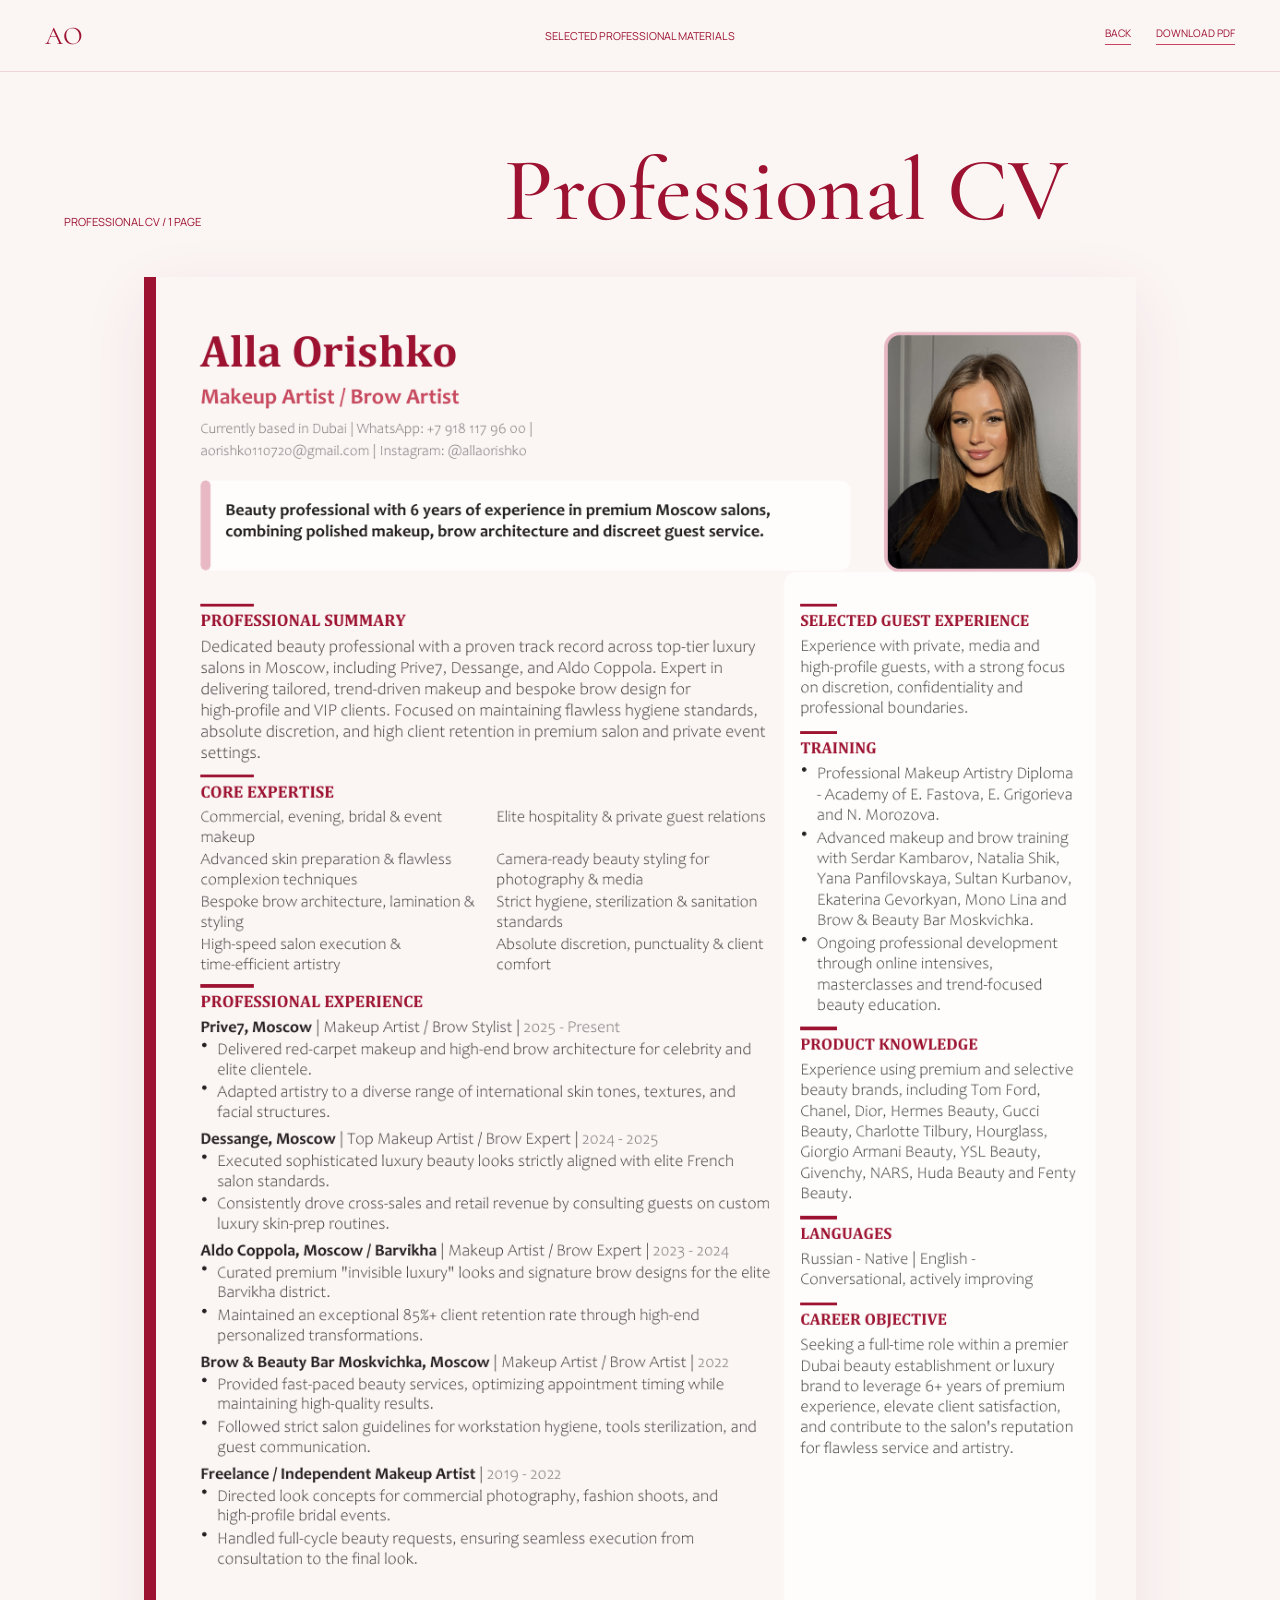
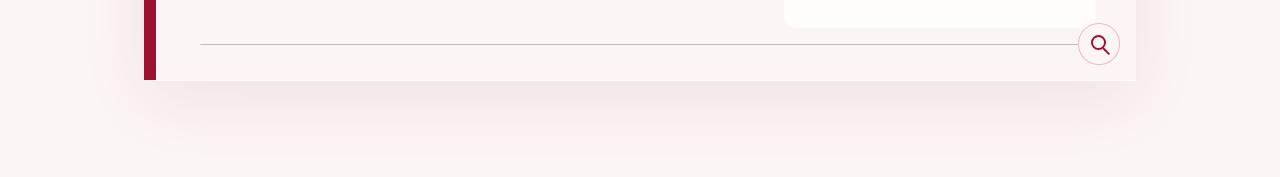
<file: cv.html>
<!doctype html>
<html lang="en">
  <head>
    <meta charset="UTF-8" />
    <meta name="viewport" content="width=device-width, initial-scale=1" />
    <title>Alla Orishko | Professional CV</title>
    <link rel="canonical" href="https://aivideomotionru-cloud.github.io/alla-orishko-portfolio/cv.html" />
    <link rel="icon" type="image/png" href="assets/favicon.png" />
    <link rel="stylesheet" href="document-viewer.css?v=3" />
  </head>
  <body>
    <header class="document-header">
      <a class="document-wordmark" href="index.html">AO</a>
      <span>Selected professional materials</span>
      <nav aria-label="CV actions">
        <a href="index.html#materials">Back</a>
        <a href="documents/Alla_Orishko_CV.pdf" download>Download PDF</a>
      </nav>
    </header>
    <main>
      <div class="document-intro">
        <p>Professional CV / 1 page</p>
        <h1>Professional CV</h1>
      </div>
      <div class="document-pages document-pages-cv">
        <button class="cv-zoom-button" type="button" aria-label="Enlarge Alla Orishko professional CV">
          <img class="document-page" src="assets/cv-pages/page-1.png" alt="Alla Orishko professional CV" decoding="async" />
          <span class="zoom-mark" aria-hidden="true"></span>
        </button>
      </div>
    </main>
    <dialog class="cv-dialog" aria-label="Enlarged professional CV">
      <button class="cv-dialog-close" type="button" aria-label="Close CV viewer">&times;</button>
      <div class="cv-dialog-canvas">
        <img src="assets/cv-pages/page-1.png" alt="Alla Orishko professional CV" />
      </div>
    </dialog>
    <script src="document-viewer.js?v=1"></script>
  </body>
</html>
</file>
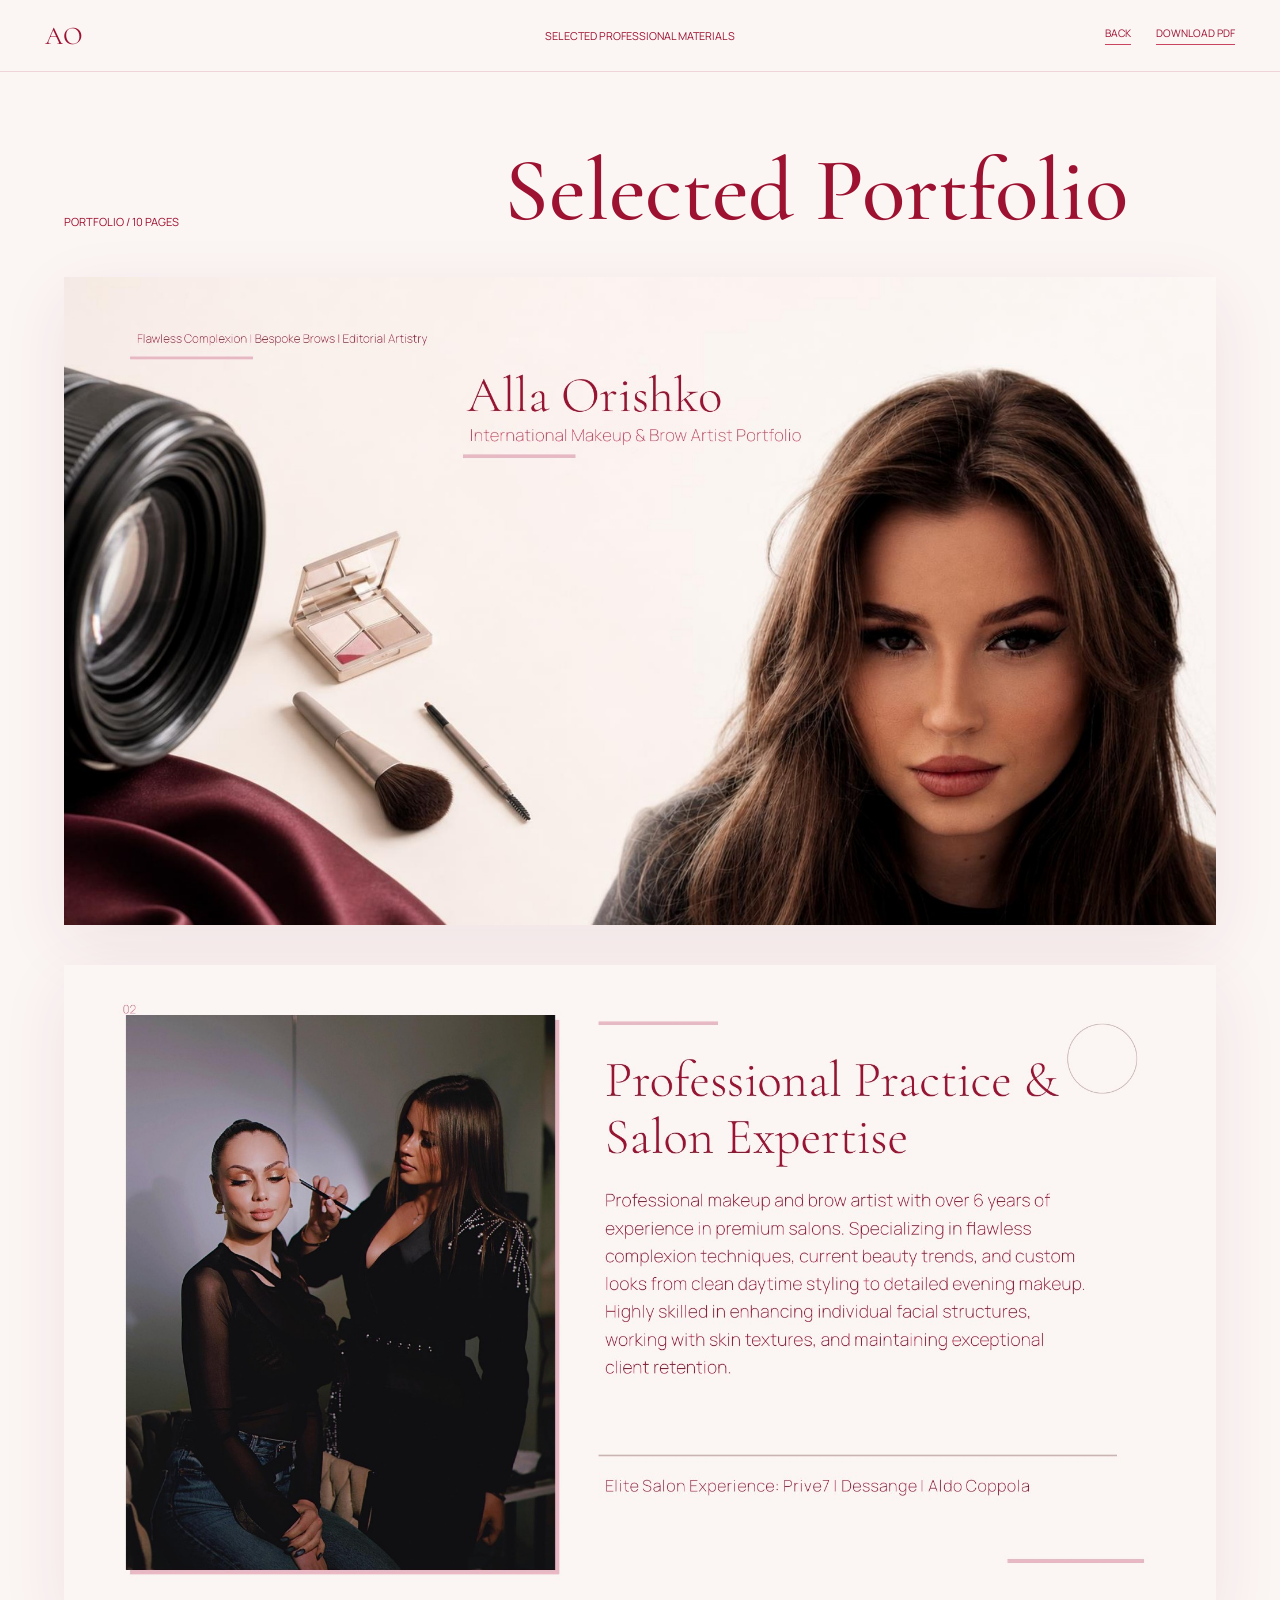
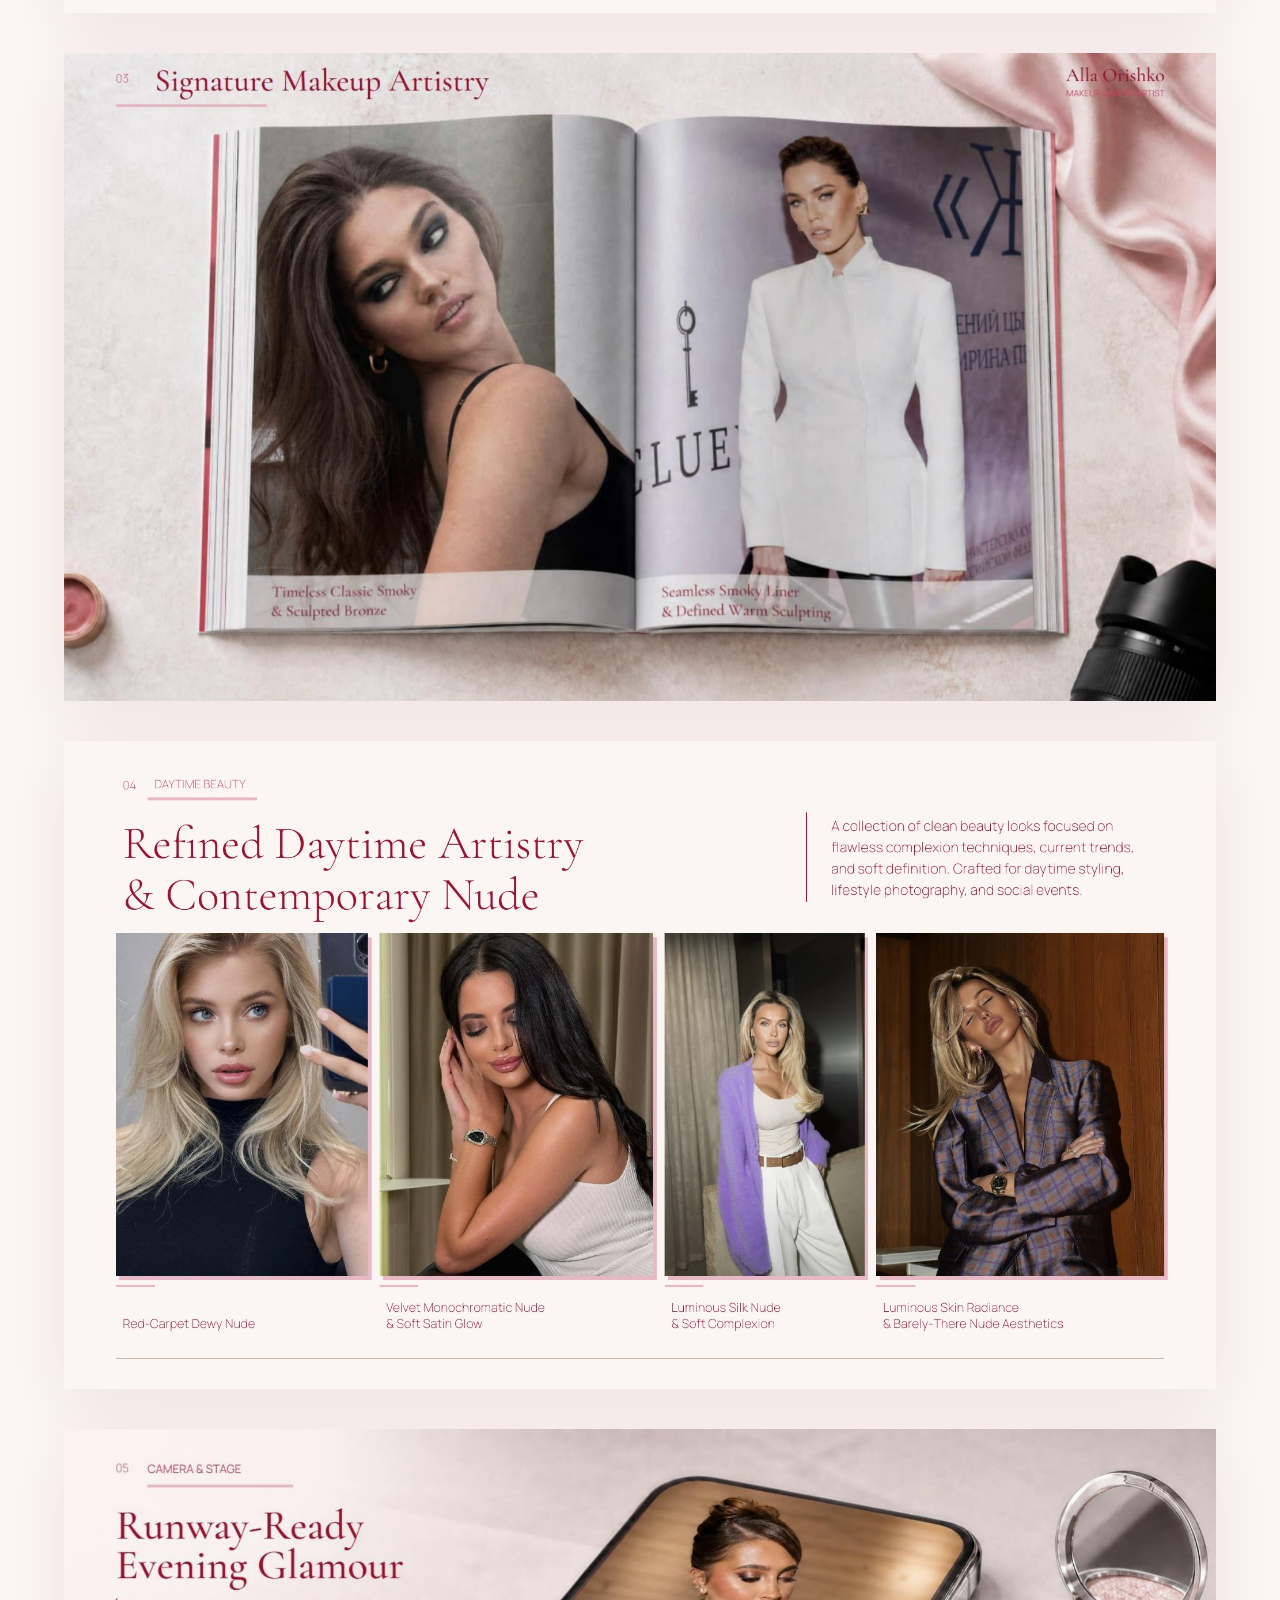
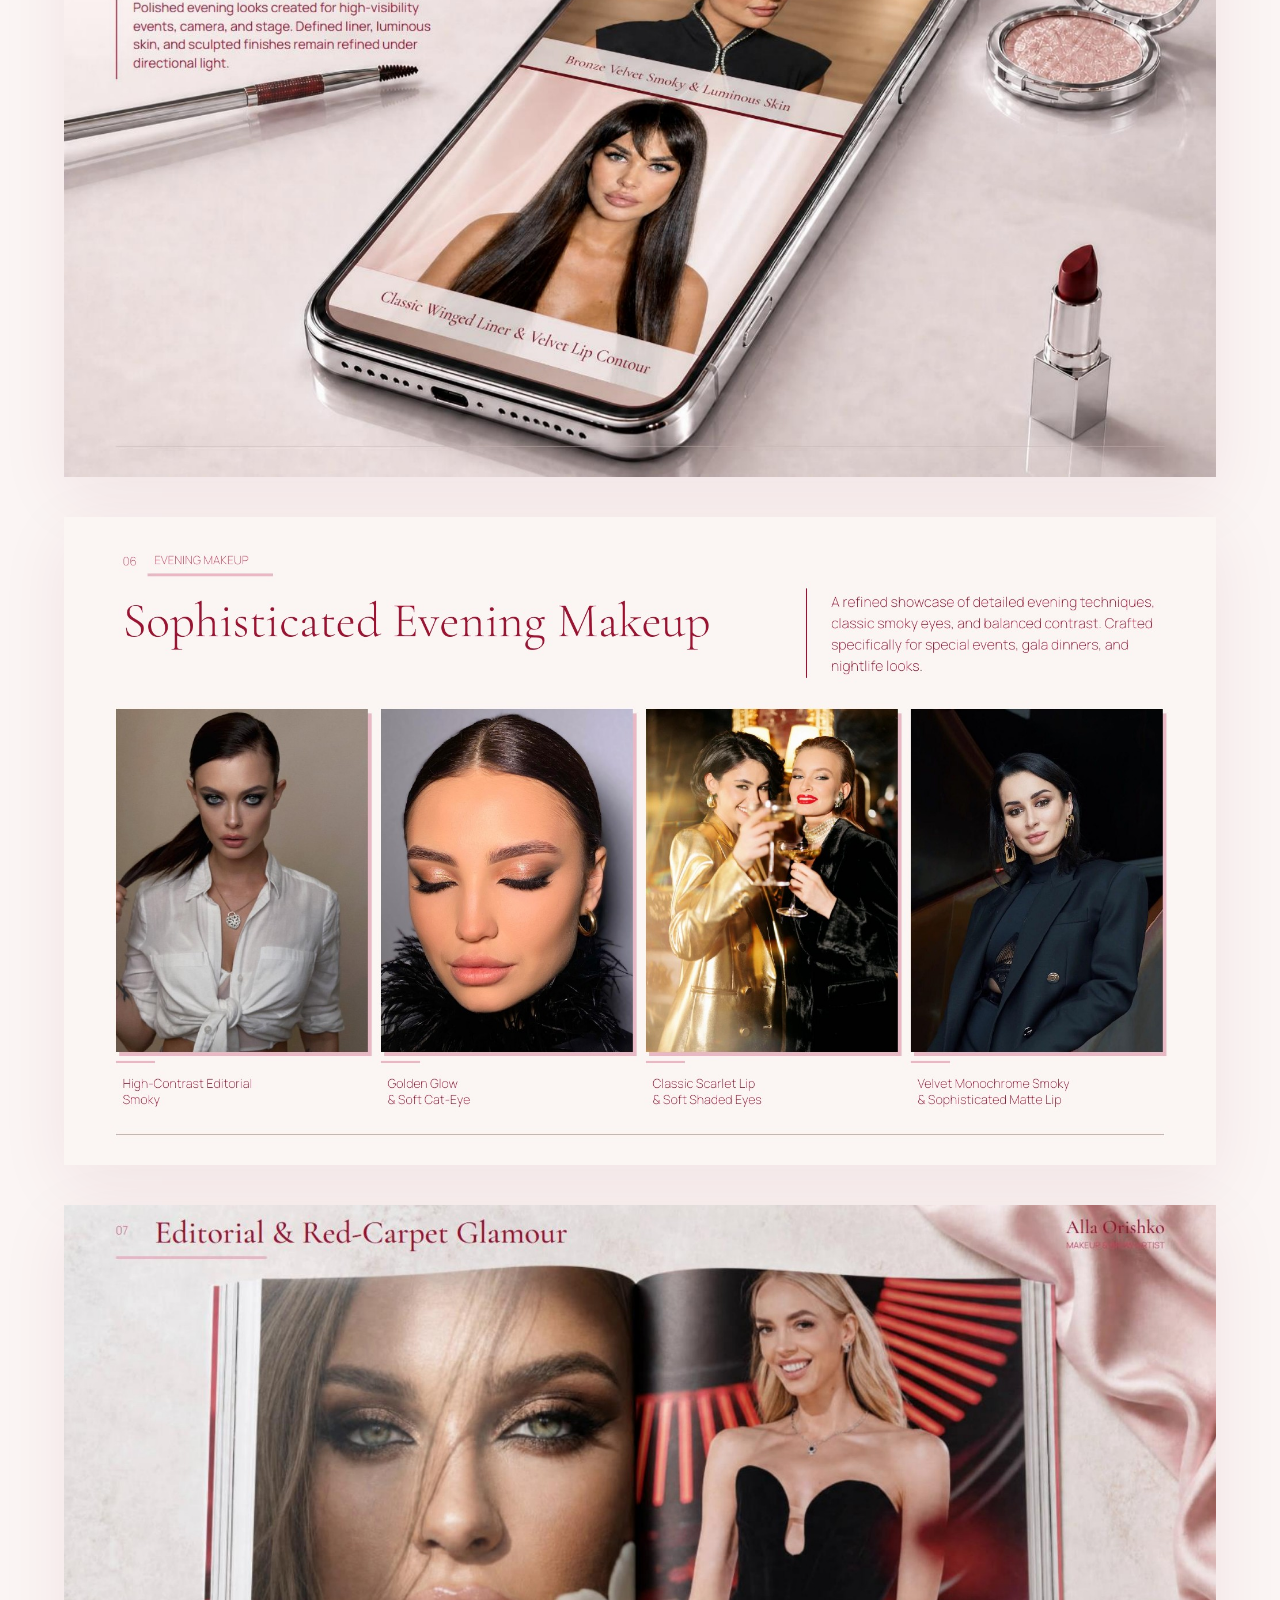
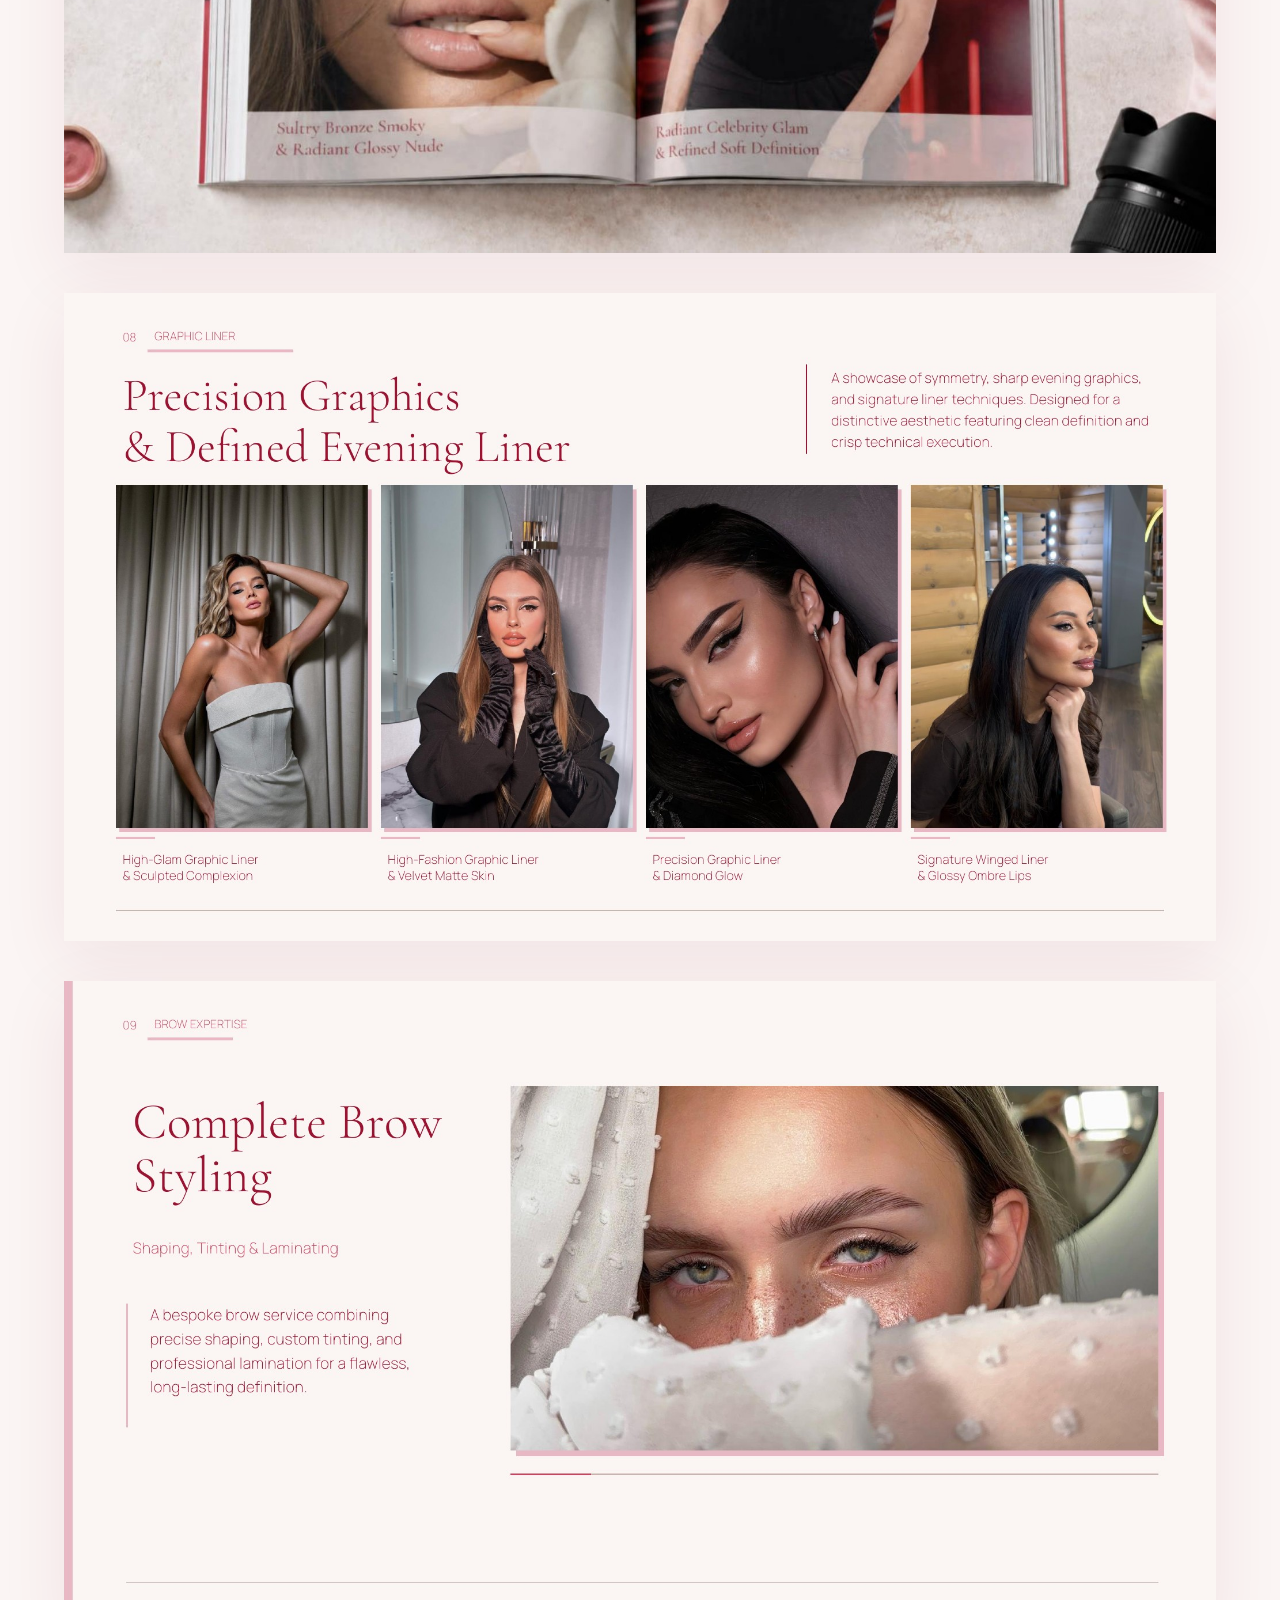
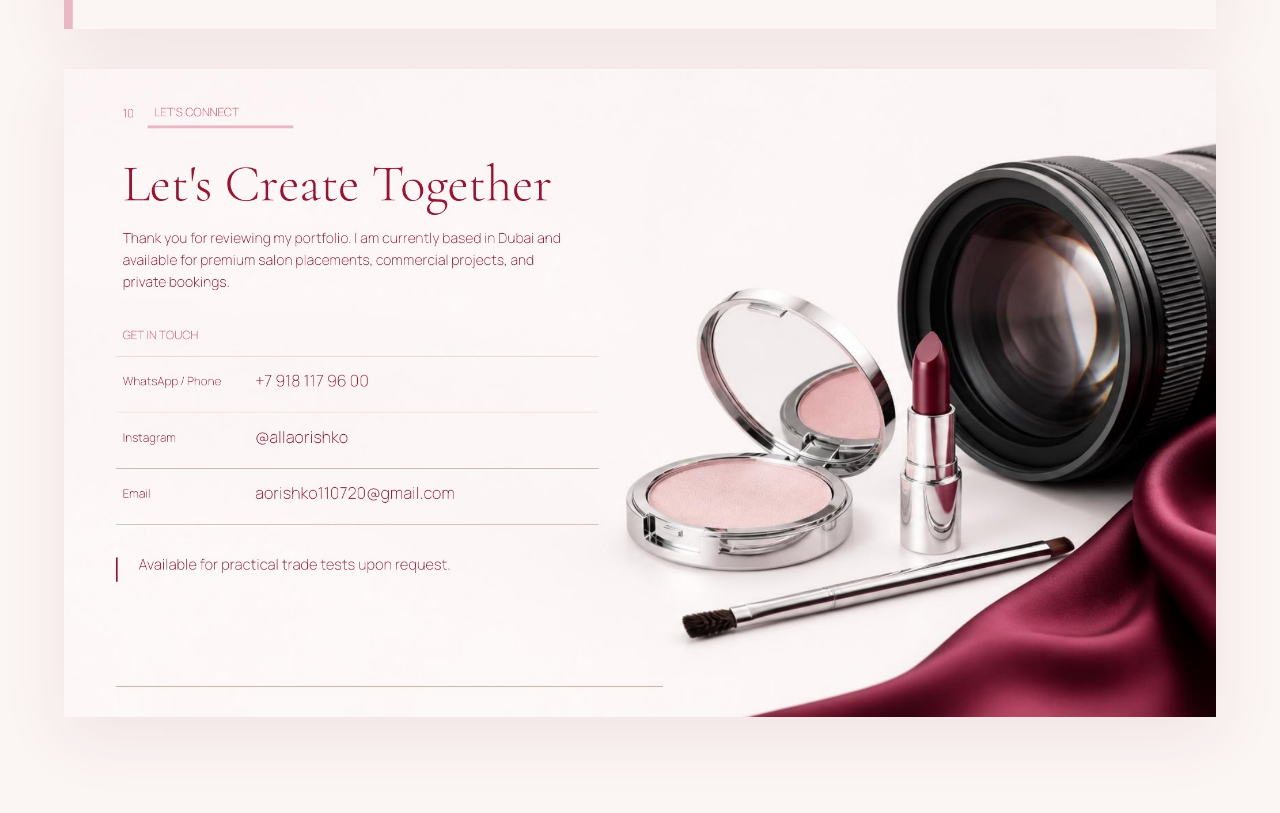
<file: portfolio.html>
<!doctype html>
<html lang="en">
  <head>
    <meta charset="UTF-8" />
    <meta name="viewport" content="width=device-width, initial-scale=1" />
    <title>Alla Orishko | Selected Portfolio</title>
    <link rel="canonical" href="https://aivideomotionru-cloud.github.io/alla-orishko-portfolio/portfolio.html" />
    <link rel="icon" type="image/png" href="assets/favicon.png" />
    <link rel="stylesheet" href="document-viewer.css?v=3" />
  </head>
  <body>
    <header class="document-header">
      <a class="document-wordmark" href="index.html">AO</a>
      <span>Selected professional materials</span>
      <nav aria-label="Portfolio actions">
        <a href="index.html#materials">Back</a>
        <a href="documents/Alla_Orishko_Portfolio.pdf" download>Download PDF</a>
      </nav>
    </header>
    <main>
      <div class="document-intro">
        <p>Portfolio / 10 pages</p>
        <h1>Selected Portfolio</h1>
      </div>
      <div class="document-pages">
        <img class="document-page" src="assets/portfolio-pages/page-01.jpg" alt="Alla Orishko portfolio page 1" />
        <img class="document-page" src="assets/portfolio-pages/page-02.jpg" alt="Alla Orishko portfolio page 2" loading="lazy" />
        <img class="document-page" src="assets/portfolio-pages/page-03.jpg" alt="Alla Orishko portfolio page 3" loading="lazy" />
        <img class="document-page" src="assets/portfolio-pages/page-04.jpg" alt="Alla Orishko portfolio page 4" loading="lazy" />
        <img class="document-page" src="assets/portfolio-pages/page-05.jpg" alt="Alla Orishko portfolio page 5" loading="lazy" />
        <img class="document-page" src="assets/portfolio-pages/page-06.jpg" alt="Alla Orishko portfolio page 6" loading="lazy" />
        <img class="document-page" src="assets/portfolio-pages/page-07.jpg" alt="Alla Orishko portfolio page 7" loading="lazy" />
        <img class="document-page" src="assets/portfolio-pages/page-08.jpg" alt="Alla Orishko portfolio page 8" loading="lazy" />
        <img class="document-page" src="assets/portfolio-pages/page-09.jpg" alt="Alla Orishko portfolio page 9" loading="lazy" />
        <img class="document-page" src="assets/portfolio-pages/page-10.jpg" alt="Alla Orishko portfolio page 10" loading="lazy" />
      </div>
    </main>
  </body>
</html>
</file>
<file: styles.css>
@font-face {
  font-family: "Cormorant Alla";
  src: url("assets/CormorantGaramond.woff2") format("woff2");
  font-display: swap;
}

/* Selected work — approved layout A: 1 / 2 / 3 / 2 / 2. */
.editorial-work-grid.editorial-work-layout-a {
  display: flex;
  width: min(100%, 82rem);
  margin-inline: auto;
  flex-direction: column;
  gap: clamp(2.5rem, 5vw, 5.5rem);
}

.editorial-work-layout-a .editorial-work-row {
  display: grid;
  width: 100%;
  gap: clamp(1rem, 2vw, 2rem);
}

.editorial-work-layout-a .editorial-work-row-one {
  width: min(66%, 46rem);
  margin-inline: auto;
  grid-template-columns: 1fr;
}

.editorial-work-layout-a .editorial-work-row-two {
  grid-template-columns: repeat(2, minmax(0, 1fr));
}

.editorial-work-layout-a .editorial-work-row-three {
  grid-template-columns: minmax(0, 1.14fr) minmax(0, 0.86fr);
  align-items: stretch;
}

.editorial-work-layout-a .editorial-work-row-three-stack {
  display: grid;
  grid-template-rows: repeat(2, minmax(0, 1fr));
  gap: clamp(1rem, 2vw, 2rem);
}

.editorial-work-layout-a .editorial-work {
  width: 100%;
  min-width: 0;
  margin: 0;
}

.editorial-work-layout-a .editorial-work img {
  width: 100%;
  aspect-ratio: 4 / 5;
  object-fit: cover;
  object-position: 50% 12%;
}

.editorial-work-layout-a .editorial-work-row-three > .editorial-work img {
  height: 100%;
  min-height: 0;
  aspect-ratio: auto;
}

.editorial-work-layout-a .editorial-work-row-three-stack .editorial-work {
  grid-template-rows: minmax(0, 1fr) auto;
}

.editorial-work-layout-a .editorial-work-row-three-stack img {
  height: 100%;
  min-height: 0;
  aspect-ratio: auto;
}

.editorial-work-layout-a .editorial-work[data-work="1"] img { object-position: 50% 18%; }
.editorial-work-layout-a .editorial-work[data-work="2"] img { object-position: 50% 10%; }
.editorial-work-layout-a .editorial-work[data-work="3"] img { object-position: 50% 8%; }
.editorial-work-layout-a .editorial-work[data-work="4"] img { object-position: 50% 10%; }
.editorial-work-layout-a .editorial-work[data-work="5"] img { object-position: 50% 7%; }
.editorial-work-layout-a .editorial-work[data-work="6"] img { object-position: 50% 10%; }
.editorial-work-layout-a .editorial-work[data-work="7"] img { object-position: 50% 9%; }
.editorial-work-layout-a .editorial-work[data-work="8"] img { object-position: 50% 8%; }
.editorial-work-layout-a .editorial-work[data-work="9"] img { object-position: 50% 8%; }

@media (max-width: 760px) {
  .editorial-work-grid.editorial-work-layout-a {
    display: flex;
    gap: 1.05rem;
  }

  .editorial-work-layout-a .editorial-work-row {
    gap: 0.55rem;
  }

  .editorial-work-layout-a .editorial-work-row-one {
    width: 76%;
  }

  .editorial-work-layout-a .editorial-work-row-two {
    grid-template-columns: repeat(2, minmax(0, 1fr));
  }

  .editorial-work-layout-a .editorial-work-row-three {
    grid-template-columns: minmax(0, 1.13fr) minmax(0, 0.87fr);
    gap: 0.55rem;
  }

  .editorial-work-layout-a .editorial-work-row-three-stack {
    gap: 0.55rem;
  }

  .editorial-work-layout-a .editorial-work img {
    aspect-ratio: 0.78;
  }

  .editorial-work-layout-a .editorial-work-row-three > .editorial-work,
  .editorial-work-layout-a .editorial-work-row-three-stack {
    height: clamp(19rem, 82vw, 22rem);
  }

  .editorial-work-layout-a .editorial-work-row-three > .editorial-work img,
  .editorial-work-layout-a .editorial-work-row-three-stack img {
    height: 100%;
    aspect-ratio: auto;
  }

  .editorial-work-layout-a .editorial-work span {
    min-height: 2.25rem;
    align-items: flex-start;
  }
}

@media (max-width: 430px) {
  .editorial-work-grid.editorial-work-layout-a {
    gap: 0.95rem;
  }

  .editorial-work-layout-a .editorial-work-row,
  .editorial-work-layout-a .editorial-work-row-three,
  .editorial-work-layout-a .editorial-work-row-three-stack {
    gap: 0.45rem;
  }

  .editorial-work-layout-a .editorial-work-row-three > .editorial-work,
  .editorial-work-layout-a .editorial-work-row-three-stack {
    height: clamp(18rem, 84vw, 21.5rem);
  }

  .editorial-work-layout-a .editorial-work span {
    min-height: 2rem;
    padding-top: 0.38rem;
    font-size: clamp(0.43rem, 1.85vw, 0.52rem);
  }
}

@font-face {
  font-family: "Manrope Alla";
  src: url("assets/Manrope.woff2") format("woff2");
  font-display: swap;
}

:root {
  --paper: #fbf5f4;
  --white: #fffdfd;
  --ink: #9d1230;
  --muted: #6f696b;
  --wine: #9d1230;
  --rose: #cb445f;
  --blush: #e8b9c4;
  --silver: #c8b5b0;
  --serif: "Cormorant Alla", Georgia, serif;
  --sans: "Manrope Alla", Arial, sans-serif;
  --page-pad: 3.5rem;
}

* {
  box-sizing: border-box;
}

html {
  scroll-behavior: smooth;
  background: var(--paper);
}

body {
  margin: 0;
  color: var(--ink);
  background: var(--paper);
  font-family: var(--sans);
  letter-spacing: 0;
  overflow-x: hidden;
}

body.menu-open {
  overflow: hidden;
}

body.dialog-open {
  position: fixed;
  right: 0;
  left: 0;
  width: 100%;
  overflow: hidden;
}

button,
a {
  color: inherit;
}

a {
  text-decoration: none;
}

img {
  display: block;
  max-width: 100%;
}

.scroll-progress {
  position: fixed;
  inset: 0 auto auto 0;
  z-index: 100;
  width: 0;
  height: 3px;
  background: var(--wine);
  pointer-events: none;
}

.site-header {
  position: fixed;
  inset: 0 0 auto 0;
  z-index: 80;
  display: flex;
  align-items: center;
  justify-content: space-between;
  padding: 1.35rem var(--page-pad);
  color: var(--ink);
  background: rgba(251, 245, 244, 0.78);
  backdrop-filter: blur(12px);
  mix-blend-mode: normal;
}

.wordmark {
  font-family: var(--serif);
  font-size: 1.55rem;
  font-weight: 600;
}

.desktop-nav {
  display: flex;
  gap: 2rem;
  font-size: 0.72rem;
  text-transform: uppercase;
}

.desktop-nav a,
.menu-toggle {
  position: relative;
}

.desktop-nav a::after,
.menu-toggle::after {
  position: absolute;
  right: 0;
  bottom: -0.35rem;
  left: 0;
  height: 1px;
  background: var(--wine);
  content: "";
  transform: scaleX(0);
  transform-origin: right;
  transition: transform 280ms ease;
}

.desktop-nav a:hover::after,
.desktop-nav a:focus-visible::after,
.menu-toggle:hover::after,
.menu-toggle:focus-visible::after {
  transform: scaleX(1);
  transform-origin: left;
}

.menu-toggle {
  display: none;
  border: 0;
  padding: 0;
  background: transparent;
  font: inherit;
  font-size: 0.72rem;
  text-transform: uppercase;
  cursor: pointer;
}

.mobile-menu {
  position: fixed;
  inset: 0;
  z-index: 70;
  display: grid;
  align-content: center;
  gap: 0.4rem;
  padding: var(--page-pad);
  background: var(--paper);
}

.mobile-menu[hidden] {
  display: none;
}

.mobile-menu a {
  font-family: var(--serif);
  font-size: 3rem;
  line-height: 1;
}

.hero {
  position: relative;
  min-height: 92svh;
  overflow: hidden;
  background: var(--paper);
  isolation: isolate;
}

.hero::before {
  position: absolute;
  inset: 0 auto 0 50%;
  z-index: 1;
  width: 1px;
  background: rgba(157, 18, 48, 0.07);
  content: "";
}

.hero-light-scene {
  position: absolute;
  inset: 0;
  z-index: 0;
  overflow: hidden;
  pointer-events: none;
}

.hero-light-scene img {
  width: 104%;
  height: 104%;
  max-width: none;
  object-fit: cover;
  object-position: center;
  transform: translate3d(-2%, -2%, 0) scale(1.02);
  animation: beauty-light-drift 14s ease-in-out infinite alternate;
  will-change: transform;
}

.hero-light-scene .hero-background-art {
  object-position: center bottom;
}

@keyframes beauty-light-drift {
  from {
    transform: translate3d(-2.5%, -2%, 0) scale(1.02);
  }

  to {
    transform: translate3d(-0.5%, -1%, 0) scale(1.055);
  }
}

.hero-copy {
  position: absolute;
  top: 22%;
  left: var(--page-pad);
  z-index: 5;
  width: min(52rem, 57vw);
}

.hero-kicker,
.hero-note,
.text-link,
.section-number,
.section-heading > p {
  font-size: 0.68rem;
  text-transform: uppercase;
}

.hero-kicker {
  position: relative;
  z-index: 4;
  margin: 0 0 1.75rem;
  color: var(--wine);
}

.hero h1 {
  position: relative;
  z-index: 1;
  margin: 0;
  color: var(--wine);
  font-family: var(--serif);
  font-size: 11.2rem;
  font-weight: 500;
  line-height: 0.72;
  text-transform: uppercase;
}

.title-line {
  display: block;
  overflow: hidden;
  padding-bottom: 0.12em;
  will-change: transform;
}

.title-line > span {
  display: block;
  transform: translateY(115%);
}

.title-line-indent {
  margin-left: 2.75rem;
}

.title-line-surname {
  margin-top: 0.05em;
  margin-left: 7.5rem;
  font-size: 0.82em;
  line-height: 0.78;
}

.hero-note {
  position: relative;
  z-index: 4;
  width: 21rem;
  margin: 2.3rem 0 1.6rem 3rem;
  color: var(--muted);
  line-height: 1.8;
  text-transform: none;
}

.text-link {
  position: relative;
  z-index: 4;
  display: inline-block;
  margin-left: 3rem;
  padding-bottom: 0.35rem;
  border-bottom: 1px solid var(--rose);
}

.reveal-copy {
  opacity: 0;
  transform: translateY(16px);
}

.hero-portrait-wrap {
  position: absolute;
  right: -1.5%;
  bottom: -8%;
  z-index: 2;
  width: min(49rem, 51vw);
  height: 94%;
  overflow: visible;
  clip-path: inset(100% 0 0 0);
}

.hero-portrait-wrap::after {
  display: none;
  position: absolute;
  inset: 48% 0 0;
  z-index: 2;
  pointer-events: none;
  background: linear-gradient(
    to bottom,
    transparent 0%,
    rgba(251, 245, 244, 0.08) 12%,
    rgba(232, 185, 196, 0.24) 35%,
    rgba(251, 245, 244, 0.76) 68%,
    var(--paper) 92%
  );
  content: "";
  -webkit-mask-image: linear-gradient(
    to right,
    transparent 0%,
    rgba(0, 0, 0, 0.12) 12%,
    rgba(0, 0, 0, 0.62) 30%,
    #000 48%
  );
  mask-image: linear-gradient(
    to right,
    transparent 0%,
    rgba(0, 0, 0, 0.12) 12%,
    rgba(0, 0, 0, 0.62) 30%,
    #000 48%
  );
}

.hero-portrait-wrap::before {
  display: none;
  position: absolute;
  inset: 47% auto 0 0;
  z-index: 3;
  width: 57%;
  pointer-events: none;
  background: radial-gradient(
    ellipse 112% 100% at 0% 100%,
    var(--paper) 0%,
    rgba(251, 245, 244, 0.98) 28%,
    rgba(251, 245, 244, 0.78) 46%,
    rgba(251, 245, 244, 0.3) 64%,
    transparent 82%
  );
  content: "";
}

.hero-architecture {
  position: absolute;
  inset: 0;
  z-index: 0;
  width: 100%;
  height: 100%;
  margin: 0;
  overflow: hidden;
  opacity: 0.92;
}

.hero-architecture img {
  width: 100%;
  height: 100%;
  object-fit: cover;
  object-position: center bottom;
}

.hero-runway-foreground {
  position: absolute;
  inset: 0;
  z-index: 3;
  width: 100%;
  height: 100%;
  margin: 0;
  overflow: hidden;
  pointer-events: none;
  -webkit-mask-image: linear-gradient(
    to bottom,
    transparent 0%,
    transparent 72%,
    rgba(0, 0, 0, 0.42) 80%,
    #000 88%
  );
  mask-image: linear-gradient(
    to bottom,
    transparent 0%,
    transparent 72%,
    rgba(0, 0, 0, 0.42) 80%,
    #000 88%
  );
}

.hero-runway-foreground img {
  width: 100%;
  height: 100%;
  object-fit: cover;
  object-position: center bottom;
}

.hero-backdrop {
  position: absolute;
  top: 70%;
  right: 0;
  z-index: 3;
  width: 48vw;
  height: 6.5rem;
  overflow: hidden;
  border-top: 1px solid rgba(157, 18, 48, 0.28);
  border-bottom: 1px solid rgba(157, 18, 48, 0.28);
}

.hero-backdrop::before {
  content: none;
}

.hero-backdrop::after {
  content: none;
}

.hero-strip {
  position: relative;
  width: 100%;
  height: 100%;
  margin: 0;
  overflow: hidden;
  background: var(--blush);
}

.hero-strip img {
  width: 100%;
  height: 100%;
  object-fit: cover;
  object-position: center 24%;
  filter: saturate(0.84) contrast(0.96);
}

.hero-portrait {
  position: absolute;
  top: auto;
  right: 0;
  bottom: 0;
  left: auto;
  width: 100%;
  max-width: 100%;
  height: 100%;
  object-fit: contain;
  object-position: center bottom;
  transform: none;
  mask-image: linear-gradient(
    to bottom,
    #000 0%,
    #000 82%,
    rgba(0, 0, 0, 0.92) 87%,
    rgba(0, 0, 0, 0.48) 93%,
    transparent 100%
  );
  -webkit-mask-image: linear-gradient(
    to bottom,
    #000 0%,
    #000 82%,
    rgba(0, 0, 0, 0.92) 87%,
    rgba(0, 0, 0, 0.48) 93%,
    transparent 100%
  );
}

.hero-light-haze {
  position: absolute;
  right: 0;
  bottom: 0;
  left: 0;
  z-index: 1;
  height: 20%;
  pointer-events: none;
  background: url("assets/hero-beauty-light-v1.webp") center bottom / 104% auto no-repeat;
  opacity: 0.52;
  -webkit-mask-image: linear-gradient(to bottom, transparent 0%, rgba(0, 0, 0, 0.12) 18%, rgba(0, 0, 0, 0.7) 62%, #000 100%);
  mask-image: linear-gradient(to bottom, transparent 0%, rgba(0, 0, 0, 0.12) 18%, rgba(0, 0, 0, 0.7) 62%, #000 100%);
}

.hero-cloud-veil {
  position: absolute;
  right: -3%;
  bottom: -7%;
  z-index: 3;
  width: min(55rem, 59vw);
  height: 20%;
  overflow: hidden;
  pointer-events: none;
  opacity: 0.64;
  filter: blur(8px);
  transform: scale(1.045);
}

.hero-cloud-veil::before,
.hero-cloud-veil::after {
  position: absolute;
  inset: 0;
  content: "";
}

.hero-cloud-veil::before {
  background:
    linear-gradient(102deg, rgba(232, 185, 196, 0.32) 0%, rgba(251, 245, 244, 0.22) 46%, rgba(232, 185, 196, 0.12) 74%, transparent 100%),
    radial-gradient(ellipse 37% 55% at 12% 74%, rgba(251, 245, 244, 0.86) 0 24%, rgba(232, 185, 196, 0.42) 45%, transparent 72%),
    radial-gradient(ellipse 34% 49% at 89% 72%, rgba(251, 245, 244, 0.84) 0 25%, rgba(232, 185, 196, 0.38) 46%, transparent 73%),
    radial-gradient(ellipse 50% 32% at 51% 95%, rgba(251, 245, 244, 0.68) 0 30%, rgba(232, 185, 196, 0.3) 58%, transparent 79%),
    linear-gradient(to top, rgba(251, 245, 244, 0.88) 0%, rgba(232, 185, 196, 0.28) 34%, transparent 72%);
}

.hero-cloud-veil::after {
  inset: 18% -8% -8%;
  background:
    radial-gradient(ellipse 31% 45% at 26% 65%, rgba(251, 245, 244, 0.56) 0 26%, transparent 70%),
    radial-gradient(ellipse 35% 42% at 73% 68%, rgba(251, 245, 244, 0.52) 0 25%, transparent 72%);
  opacity: 0.72;
  animation: cloud-veil-drift 16s ease-in-out infinite alternate;
}

@keyframes cloud-veil-drift {
  from {
    transform: translate3d(-1.2%, 0, 0) scale(1.01);
  }

  to {
    transform: translate3d(1.2%, -1.5%, 0) scale(1.04);
  }
}

.hero-overprint {
  position: absolute;
  top: 61%;
  right: 28vw;
  z-index: 4;
  margin: 0;
  color: var(--wine);
  font-family: var(--serif);
  font-size: clamp(4.6rem, 7vw, 7.4rem);
  font-weight: 500;
  line-height: 0.8;
  text-transform: uppercase;
  white-space: nowrap;
}

.hero-thread {
  position: absolute;
  z-index: 4;
  top: 19%;
  left: 2.1rem;
  width: 1px;
  height: 0;
  background: var(--wine);
}

.hero-index {
  position: absolute;
  bottom: 2rem;
  left: var(--page-pad);
  z-index: 5;
  margin: 0;
  font-size: 0.58rem;
  color: var(--muted);
}

.scroll-cue {
  display: none;
  position: absolute;
  align-items: center;
  gap: 0.8rem;
  font-size: 0.58rem;
  text-transform: uppercase;
  transform: rotate(90deg) translateX(-100%);
  transform-origin: right bottom;
}

.scroll-cue-line {
  width: 3.4rem;
  height: 1px;
  overflow: hidden;
  background: var(--silver);
}

.work-section {
  padding-top: 3.5rem;
  background: var(--paper);
}

.editorial-work-grid {
  display: grid;
  grid-template-columns: repeat(12, minmax(0, 1fr));
  gap: clamp(2.5rem, 6vw, 7rem) clamp(1rem, 2.4vw, 2.75rem);
  align-items: start;
  padding: 0 var(--page-pad) clamp(5rem, 9vw, 10rem);
}

.editorial-work {
  display: grid;
  grid-template-rows: auto auto;
  gap: 0.8rem;
  border: 0;
  padding: 0;
  color: var(--ink);
  background: transparent;
  text-align: left;
  cursor: zoom-in;
}

.editorial-work img {
  display: block;
  width: 100%;
  height: auto;
  background: transparent;
}

.editorial-work span {
  display: flex;
  gap: 0.8rem;
  align-items: center;
  border-top: 1px solid color-mix(in srgb, var(--wine) 28%, transparent);
  padding-top: 0.55rem;
  font-size: 0.66rem;
  letter-spacing: 0.075em;
  text-transform: uppercase;
}

.editorial-work span b {
  color: var(--rose);
  font-weight: 500;
}

.editorial-work:focus-visible {
  outline: 1px solid var(--wine);
  outline-offset: 0.45rem;
}

.editorial-work-lead { grid-column: 1 / span 8; }
.editorial-work-pair { grid-column: span 6; }
.editorial-work-narrow { grid-column: 2 / span 4; }
.editorial-work-wide { grid-column: 7 / span 6; margin-top: clamp(1rem, 3vw, 3rem); }
.editorial-work-feature { grid-column: 3 / span 8; }

.editorial-work-stack {
  display: grid;
  grid-column: 1 / span 5;
  gap: clamp(2rem, 4vw, 4.5rem);
  align-content: space-between;
}

.editorial-work-stack-right {
  grid-column: 7 / span 6;
  margin-top: 0;
  padding-top: clamp(1rem, 3vw, 3rem);
}

.editorial-work-stack .editorial-work {
  width: 100%;
  grid-column: 1;
  margin: 0;
}

.editorial-work-stack .editorial-work-mini {
  position: relative;
  top: 0.7rem;
  width: 60%;
  justify-self: end;
}

.work-section,
.brow-section,
.about-section,
.guest-section,
.materials-section,
.contact-section {
  scroll-margin-top: 4.75rem;
}

.section-heading {
  display: grid;
  grid-template-columns: 0.55fr 1.6fr 0.85fr;
  align-items: end;
  gap: 2rem;
  padding: 0 var(--page-pad) 3.2rem;
}

.section-heading > p,
.section-heading > span {
  margin: 0;
  color: var(--muted);
}

.section-heading h2,
.brow-copy h2,
.about-copy h2,
.contact-section h2 {
  margin: 0;
  font-family: var(--serif);
  font-size: 4.4rem;
  font-weight: 500;
  line-height: 0.95;
}

.section-heading > span {
  max-width: 17rem;
  font-size: 0.72rem;
  line-height: 1.7;
}

.work-stage {
  position: relative;
  height: min(52rem, 86svh);
}

.work-viewport {
  position: relative;
  display: flex;
  height: 100%;
  align-items: center;
  overflow: hidden;
}

.work-track {
  display: flex;
  width: max-content;
  align-items: center;
  gap: 2rem;
  padding: 0 12vw;
  will-change: transform;
}

.work-frame {
  position: relative;
  display: grid;
  flex: none;
  height: 68vh;
  grid-template-rows: minmax(0, 1fr) 4.25rem;
  overflow: hidden;
  border: 0;
  padding: 0;
  background: var(--white);
  cursor: pointer;
}

.work-frame-clone {
  pointer-events: none;
  cursor: default;
}

.motion-toggle {
  position: absolute;
  z-index: 6;
  width: 2.6rem;
  height: 2.6rem;
  border: 1px solid rgba(157, 18, 48, 0.22);
  border-radius: 50%;
  padding: 0;
  color: var(--wine);
  background: rgba(251, 245, 244, 0.9);
  backdrop-filter: blur(10px);
  cursor: pointer;
}

.motion-toggle span::before,
.motion-toggle span::after {
  position: absolute;
  top: 50%;
  width: 2px;
  height: 0.72rem;
  background: currentColor;
  content: "";
  transform: translateY(-50%);
}

.motion-toggle span::before {
  left: calc(50% - 4px);
}

.motion-toggle span::after {
  right: calc(50% - 4px);
}

.motion-toggle.is-paused span::before {
  left: calc(50% - 3px);
  width: 0;
  height: 0;
  border-top: 6px solid transparent;
  border-bottom: 6px solid transparent;
  border-left: 9px solid currentColor;
  background: transparent;
  transform: translateY(-50%);
}

.motion-toggle.is-paused span::after {
  display: none;
}

.motion-toggle:hover,
.motion-toggle:focus-visible {
  border-color: var(--rose);
  outline: 2px solid transparent;
  background: var(--paper);
}

.work-motion-toggle {
  right: var(--page-pad);
  bottom: 1.5rem;
}

.work-frame-square {
  width: calc(68vh - 4.25rem);
}

.work-frame-portrait {
  width: calc(51vh - 3.1875rem);
}

.work-frame-soft-portrait {
  width: calc(54.675vh - 3.417rem);
}

.work-frame-four-five {
  width: calc(54.4vh - 3.4rem);
}

.work-frame-tina {
  width: 43rem;
  height: 68vh;
}

.work-frame-tina img {
  width: 82%;
  height: 82%;
  align-self: center;
  justify-self: center;
}

.work-frame img {
  width: 100%;
  height: 100%;
  object-fit: contain;
  transition: transform 700ms cubic-bezier(0.2, 0.75, 0.2, 1), filter 500ms ease;
}

.work-frame > span {
  display: flex;
  min-height: 4.25rem;
  align-items: center;
  justify-content: space-between;
  padding: 1rem 1.1rem;
  background: rgba(251, 245, 244, 0.92);
  font-size: 0.68rem;
  text-transform: uppercase;
}

.work-frame:hover img,
.work-frame:focus-visible img {
  transform: scale(1.025);
}

.brow-section {
  display: grid;
  grid-template-columns: 0.78fr 1.22fr;
  min-height: 92svh;
  background: var(--white);
}

.brow-image {
  position: relative;
  min-height: 0;
  aspect-ratio: 16 / 9;
  align-self: center;
  overflow: hidden;
  background: var(--white);
}

.brow-image img {
  width: 100%;
  height: 100%;
  object-fit: contain;
  object-position: center;
}

.brow-image.reveal-on-scroll {
  opacity: 1;
  transform: none;
}

.brow-image::after {
  position: absolute;
  inset: 0;
  z-index: 2;
  background: var(--white);
  content: "";
  transform: translateX(0);
  transition: transform 1150ms cubic-bezier(0.18, 0.76, 0.18, 1);
}

.brow-image.is-visible::after {
  transform: translateX(101%);
}

.focus-sweep {
  position: absolute;
  inset: 0 auto 0 0;
  z-index: 3;
  width: 1px;
  background: rgba(203, 68, 95, 0.7);
  box-shadow: 0 0 14px rgba(251, 245, 244, 0.9);
  animation: focus-sweep 6.5s ease-in-out infinite;
}

@keyframes focus-sweep {
  0%, 18% {
    left: 0;
    opacity: 0;
  }
  48%, 70% {
    left: calc(100% - 1px);
    opacity: 0.72;
  }
  100% {
    left: calc(100% - 1px);
    opacity: 0;
  }
}

.brow-copy {
  align-self: center;
  padding: 6rem 5vw;
}

.section-number {
  margin: 0 0 3rem;
  color: var(--wine);
}

.brow-copy h2 {
  color: var(--wine);
}

.brow-subtitle {
  margin: 1.25rem 0 2.2rem;
  color: var(--wine);
  font-size: 0.75rem;
  text-transform: uppercase;
}

.brow-copy > p:not(.section-number, .brow-subtitle) {
  max-width: 33rem;
  color: var(--muted);
  font-size: 0.9rem;
  line-height: 1.8;
}

.service-list {
  display: grid;
  margin-top: 3rem;
  border-top: 1px solid rgba(157, 18, 48, 0.25);
}

.service-list span {
  padding: 1rem 0;
  border-bottom: 1px solid rgba(157, 18, 48, 0.25);
  font-family: var(--serif);
  font-size: 1.5rem;
  opacity: 0;
  transform: translateX(-18px);
  transition: opacity 700ms ease, transform 800ms cubic-bezier(0.2, 0.72, 0.2, 1);
}

.brow-copy.is-visible .service-list span {
  opacity: 1;
  transform: translateX(0);
}

.brow-copy.is-visible .service-list span:nth-child(2) {
  transition-delay: 100ms;
}

.brow-copy.is-visible .service-list span:nth-child(3) {
  transition-delay: 200ms;
}

.about-section {
  display: grid;
  grid-template-columns: 0.85fr 1.15fr;
  padding: 8rem var(--page-pad);
  background: var(--paper);
}

.about-portrait {
  position: sticky;
  top: 8rem;
  align-self: start;
  height: calc(100svh - 10rem);
  overflow: hidden;
  background: var(--white);
}

.about-portrait img {
  width: 100%;
  height: 100%;
  object-fit: cover;
  object-position: center 46%;
  filter: brightness(1.04) saturate(0.86) contrast(0.96);
}

.about-copy {
  padding: 3rem 4vw 4rem 8vw;
}

.about-copy h2 {
  color: var(--wine);
}

.about-intro > p:last-child {
  max-width: 35rem;
  margin: 2rem 0 5rem;
  color: var(--muted);
  font-size: 0.95rem;
  line-height: 1.9;
}

.about-copy h3 {
  margin: 0 0 2rem;
  font-family: var(--serif);
  font-size: 2.2rem;
  font-weight: 500;
}

.expertise,
.experience {
  margin-bottom: 4.5rem;
}

.expertise ul {
  margin: 0;
  padding: 0;
  list-style: none;
}

.expertise li,
.experience p {
  margin: 0;
  padding: 1rem 0;
  border-bottom: 1px solid rgba(157, 18, 48, 0.2);
  font-size: 0.82rem;
}

.experience p {
  display: flex;
  justify-content: space-between;
  gap: 1rem;
}

.experience strong {
  font-weight: 500;
}

.experience span {
  color: var(--muted);
}

.guest-section {
  display: grid;
  min-height: 29rem;
  grid-template-columns: 1.35fr 0.65fr;
  overflow: hidden;
  border-top: 1px solid rgba(157, 18, 48, 0.12);
  border-bottom: 1px solid rgba(157, 18, 48, 0.12);
  background: var(--white);
}

.guest-copy {
  align-self: center;
  padding: 5.5rem 7vw;
}

.guest-copy .section-number {
  margin-bottom: 1.5rem;
}

.guest-copy h2 {
  max-width: 48rem;
  margin: 0;
  color: var(--wine);
  font-family: var(--serif);
  font-size: clamp(3.6rem, 5vw, 6rem);
  font-weight: 500;
  line-height: 0.9;
}

.guest-copy > p:not(.section-number) {
  max-width: 42rem;
  margin: 1.7rem 0 2rem;
  color: var(--muted);
  font-size: 0.85rem;
  line-height: 1.8;
}

.guest-details {
  display: flex;
  flex-wrap: wrap;
  gap: 0.8rem 2rem;
}

.guest-details span {
  padding-bottom: 0.4rem;
  border-bottom: 1px solid rgba(203, 68, 95, 0.5);
  color: var(--wine);
  font-size: 0.65rem;
  text-transform: uppercase;
}

.guest-image {
  position: relative;
  min-height: 29rem;
  margin: 0;
  overflow: hidden;
  background: var(--paper);
}

.guest-motion-toggle {
  top: 1.25rem;
  right: 1.25rem;
}

.guest-carousel {
  position: absolute;
  inset: 0;
  border: 0;
  padding: 0;
  overflow: hidden;
  background: transparent;
  cursor: zoom-in;
}

.guest-carousel:focus-visible {
  outline: 2px solid var(--rose);
  outline-offset: -4px;
}

.guest-image::after {
  position: absolute;
  inset: 0;
  pointer-events: none;
  background: linear-gradient(to right, var(--white) 0%, rgba(251, 245, 244, 0.72) 11%, transparent 39%);
  content: "";
}

.guest-image .guest-slide {
  position: absolute;
  inset: 0;
  width: 100%;
  height: 100%;
  object-fit: cover;
  opacity: 0;
  clip-path: circle(8% at 50% 45%);
  filter: brightness(1.08) saturate(0.72) contrast(0.94) blur(16px);
  transform: scale(0.12) rotate(22deg);
  transform-origin: 50% 45%;
  transition:
    opacity 240ms ease,
    filter 1500ms cubic-bezier(.2,.72,.2,1),
    transform 1500ms cubic-bezier(.2,.72,.2,1),
    clip-path 1500ms cubic-bezier(.2,.72,.2,1);
  will-change: opacity, filter, transform, clip-path;
}

.guest-image .guest-slide.is-active {
  z-index: 1;
  opacity: 1;
  clip-path: circle(75% at 50% 45%);
  filter: brightness(1.03) saturate(0.9) contrast(0.98) blur(0);
  transform: scale(1) rotate(0);
}

.guest-carousel.is-collapsing .guest-slide.is-active {
  opacity: 0.22;
  clip-path: circle(8% at 50% 45%);
  filter: brightness(1.08) saturate(0.72) contrast(0.94) blur(16px);
  transform: scale(0.12) rotate(22deg);
}

.guest-slide-01 {
  object-position: center 54%;
}

.guest-image .guest-slide-02 {
  object-fit: cover;
  object-position: center top;
  background: #120507;
}

.guest-slide-03 {
  object-position: center 48%;
}

.guest-slide-04 {
  object-position: center 44%;
}

.guest-image figcaption {
  position: absolute;
  right: 1.5rem;
  bottom: 1.3rem;
  z-index: 2;
  display: flex;
  align-items: center;
  justify-content: flex-end;
  width: 16.4rem;
  box-sizing: border-box;
  padding: 0.55rem 0.75rem;
  overflow: hidden;
  color: var(--wine);
  background: rgba(251, 245, 244, 0.86);
  font-size: 0.58rem;
  white-space: nowrap;
  text-transform: uppercase;
  transition: width 1500ms cubic-bezier(.2,.72,.2,1);
}

.guest-caption-label {
  max-width: 13.3rem;
  margin-right: auto;
  overflow: hidden;
  opacity: 1;
  transition:
    max-width 1200ms cubic-bezier(.2,.72,.2,1),
    opacity 450ms ease 550ms;
}

.guest-image.is-transitioning figcaption {
  width: 4.65rem;
}

.guest-image.is-transitioning .guest-caption-label {
  max-width: 0;
  opacity: 0;
  transition:
    max-width 1000ms cubic-bezier(.2,.72,.2,1),
    opacity 250ms ease;
}

.guest-counter {
  flex: 0 0 auto;
  padding-left: 0.8rem;
  border-left: 1px solid rgba(157, 18, 48, 0.28);
  color: var(--wine);
}

.materials-section {
  padding: 6.5rem var(--page-pad);
  border-top: 1px solid rgba(157, 18, 48, 0.12);
  background: var(--paper);
  scroll-margin-top: 4.5rem;
}

.materials-heading {
  display: grid;
  grid-template-columns: 0.4fr 1fr 0.9fr;
  align-items: end;
  gap: 2rem;
  margin-bottom: 3.5rem;
}

.materials-heading .section-number,
.materials-heading h2,
.materials-heading > p:last-child {
  margin: 0;
}

.materials-heading h2 {
  color: var(--wine);
  font-family: var(--serif);
  font-size: clamp(3.6rem, 5.2vw, 6rem);
  font-weight: 500;
  line-height: 0.9;
}

.materials-heading > p:last-child {
  max-width: 27rem;
  color: var(--muted);
  font-size: 0.82rem;
  line-height: 1.7;
}

.materials-grid {
  display: grid;
  grid-template-columns: repeat(2, minmax(0, 1fr));
  gap: 1px;
  border-top: 1px solid rgba(157, 18, 48, 0.18);
  border-bottom: 1px solid rgba(157, 18, 48, 0.18);
  background: rgba(157, 18, 48, 0.18);
}

.material-item {
  display: grid;
  min-height: 19rem;
  grid-template-columns: minmax(13rem, 0.9fr) 1.1fr;
  gap: 2rem;
  align-items: center;
  padding: 2rem;
  background: var(--paper);
}

.material-preview {
  display: flex;
  width: 100%;
  height: 15rem;
  align-items: center;
  justify-content: center;
  overflow: hidden;
  background: var(--white);
}

.material-preview img {
  width: 100%;
  height: 100%;
  object-fit: contain;
  transition: transform 650ms cubic-bezier(0.2, 0.72, 0.2, 1);
}

.material-preview:hover img,
.material-preview:focus-visible img {
  transform: scale(1.025);
}

.material-copy > p {
  margin: 0 0 1rem;
  color: var(--wine);
  font-size: 0.68rem;
  text-transform: uppercase;
}

.material-copy h3 {
  margin: 0 0 0.8rem;
  color: var(--wine);
  font-family: var(--serif);
  font-size: 2rem;
  font-weight: 500;
  line-height: 1;
}

.material-copy > span {
  color: var(--muted);
  font-size: 0.75rem;
  line-height: 1.6;
}

.material-actions {
  display: flex;
  flex-wrap: wrap;
  gap: 0.9rem 1.4rem;
  margin-top: 2rem;
}

.material-actions a {
  padding-bottom: 0.35rem;
  border-bottom: 1px solid var(--rose);
  color: var(--wine);
  font-size: 0.68rem;
  text-transform: uppercase;
}

.contact-section {
  position: relative;
  display: flex;
  min-height: 88svh;
  flex-direction: column;
  justify-content: center;
  padding: 7rem var(--page-pad);
  overflow: hidden;
  color: var(--wine);
  background:
    linear-gradient(90deg, var(--rose) 0 0.45rem, transparent 0.45rem),
    var(--paper);
}

.contact-section::after {
  position: absolute;
  right: -2rem;
  bottom: -7rem;
  color: rgba(232, 185, 196, 0.42);
  content: "AO";
  font-family: var(--serif);
  font-size: 24rem;
  line-height: 1;
}

.contact-section .section-number {
  color: var(--wine);
}

.contact-section h2 {
  position: relative;
  z-index: 1;
  max-width: 55rem;
  font-size: 6.2rem;
}

.contact-links {
  position: relative;
  z-index: 1;
  display: flex;
  flex-wrap: wrap;
  gap: 1rem 2.3rem;
  margin-top: 4rem;
}

.contact-links a {
  padding-bottom: 0.35rem;
  border-bottom: 1px solid var(--rose);
  font-size: 0.78rem;
}

.availability {
  position: absolute;
  right: var(--page-pad);
  bottom: 2.2rem;
  z-index: 1;
  margin: 0;
  font-size: 0.65rem;
  text-transform: uppercase;
}

.reveal-on-scroll {
  opacity: 0;
  transform: translateY(42px);
  transition: opacity 800ms ease, transform 900ms cubic-bezier(0.2, 0.72, 0.2, 1);
}

.reveal-on-scroll.is-visible {
  opacity: 1;
  transform: translateY(0);
}

.work-dialog {
  box-sizing: border-box;
  width: 100%;
  max-width: none;
  height: 100vh;
  height: 100svh;
  max-height: none;
  margin: 0;
  border: 0;
  padding: 2rem;
  overflow: hidden;
  color: var(--ink);
  background: var(--paper);
}

.work-dialog::backdrop {
  background: rgba(157, 18, 48, 0.12);
}

.work-dialog[open] {
  display: grid;
  grid-template-columns: 7rem 1fr 7rem;
  align-items: center;
}

.work-dialog figure {
  display: grid;
  width: min(70rem, 76vw);
  height: calc(100vh - 7rem);
  height: calc(100svh - 7rem);
  grid-template-rows: 1fr auto;
  gap: 0.8rem;
  margin: auto;
}

.work-dialog figure img {
  width: 100%;
  height: 100%;
  object-fit: contain;
}

.work-dialog figcaption {
  display: flex;
  justify-content: space-between;
  font-size: 0.7rem;
  text-transform: uppercase;
}

.work-dialog figcaption strong {
  font-weight: 500;
}

.guest-dialog[open] {
  display: grid;
  grid-template-columns: 1fr;
}

.guest-dialog figure {
  width: min(62rem, 88vw);
}

.dialog-close,
.dialog-arrow {
  border: 0;
  padding: 0;
  background: transparent;
  font: inherit;
  font-size: 0.65rem;
  text-transform: uppercase;
  cursor: pointer;
}

.dialog-close {
  position: absolute;
  top: 1.5rem;
  right: 2rem;
}

@media (max-width: 1100px) {
  :root {
    --page-pad: 2rem;
  }

  .hero h1 {
    font-size: 7.5rem;
  }

  .hero-copy {
    top: 26%;
  }

  .hero-portrait-wrap {
    right: -3%;
    bottom: -8%;
    width: min(45rem, 55vw);
    height: 92%;
  }

  .hero-architecture {
    width: 100%;
  }

  .section-heading h2,
  .brow-copy h2,
  .about-copy h2 {
    font-size: 3.6rem;
  }

  .contact-section h2 {
    font-size: 5rem;
  }
}

@media (max-width: 760px) {
  .site-header {
    position: relative;
    top: auto;
  }

  .editorial-work-grid {
    grid-template-columns: repeat(2, minmax(0, 1fr));
    gap: 2.8rem 0.8rem;
    padding: 0 var(--page-pad) 5rem;
  }

  .editorial-work-stack {
    display: contents;
  }

  .editorial-work[data-work="3"] { order: 4; }
  .editorial-work[data-work="4"] { order: 5; }
  .editorial-work[data-work="5"] { order: 6; }
  .editorial-work[data-work="6"] { order: 7; }
  .editorial-work[data-work="7"] { order: 8; }
  .editorial-work[data-work="8"] { order: 9; }
  .editorial-work[data-work="9"] { order: 10; }

  .editorial-work-stack .editorial-work-mini {
    width: 82%;
    grid-column: 1 / -1;
    justify-self: start;
    top: 0;
  }

  .editorial-work-lead,
  .editorial-work-feature,
  .editorial-work[data-work="3"],
  .editorial-work[data-work="4"],
  .editorial-work[data-work="5"],
  .editorial-work[data-work="6"],
  .editorial-work[data-work="9"] {
    grid-column: 1 / -1;
  }

  .editorial-work-pair,
  .editorial-work-narrow,
  .editorial-work-wide {
    grid-column: span 1;
    margin-top: 0;
  }

  .editorial-work-lead,
  .editorial-work-feature {
    width: 88%;
  }

  .editorial-work-feature {
    justify-self: end;
  }

  .editorial-work[data-work="5"] {
    width: 82%;
    margin-top: 0;
    justify-self: center;
  }

  .editorial-work[data-work="3"] {
    width: 86%;
    justify-self: start;
  }

  .editorial-work[data-work="4"] {
    width: 88%;
    justify-self: end;
  }

  .editorial-work[data-work="6"] {
    width: 82%;
    justify-self: start;
  }

  .editorial-work[data-work="9"] {
    width: 88%;
    justify-self: end;
  }

  .editorial-work span {
    font-size: 0.62rem;
  }
  .hero::before {
    display: none;
  }

  :root {
    --page-pad: 1.25rem;
  }

  .work-section,
  .brow-section,
  .about-section,
  .guest-section,
  .materials-section,
  .contact-section {
    scroll-margin-top: 4rem;
  }

  .desktop-nav {
    display: none;
  }

  .menu-toggle {
    display: block;
    z-index: 2;
    color: var(--wine);
  }

  .site-header {
    padding-top: 1rem;
    padding-bottom: 1rem;
    border-bottom: 1px solid rgba(157, 18, 48, 0.12);
    background: rgba(251, 245, 244, 0.94);
    backdrop-filter: blur(16px);
    mix-blend-mode: normal;
  }

  .hero {
    min-height: 91svh;
  }

  .hero-copy {
    top: 14%;
    left: var(--page-pad);
    width: calc(100% - 2.5rem);
  }

  .hero h1 {
    font-size: 4.6rem;
    line-height: 0.78;
  }

  .title-line-indent {
    margin-left: 1rem;
  }

  .hero-note,
  .text-link {
    margin-left: 1rem;
  }

  .hero-note {
    width: 18rem;
    margin-top: 1.35rem;
  }

  .hero-kicker {
    font-size: 0.82rem;
    font-weight: 500;
    line-height: 1.35;
  }

  .hero-note {
    width: fit-content;
    max-width: 19rem;
    color: #5f4f50;
    font-size: 0.82rem;
    font-weight: 500;
    line-height: 1.45;
  }

  .hero-portrait-wrap {
    right: -12%;
    bottom: -17%;
    width: 108%;
    height: 70%;
  }

  .hero-light-scene img {
    content: url("assets/hero-beauty-light-v1.webp");
    width: 122%;
    object-position: 64% center;
  }

  .hero-light-haze {
    height: 16%;
    background-size: auto 220%;
    background-position: 64% bottom;
    opacity: 0.58;
  }

  .hero-cloud-veil {
    right: -16%;
    bottom: -4%;
    width: 126%;
    height: 17%;
    opacity: 0.58;
    filter: blur(8px);
  }

  .hero-architecture {
    inset: 0;
    width: 100%;
    height: 100%;
    opacity: 0.88;
  }

  .hero-architecture img {
    object-position: 73% bottom;
  }

  .hero-runway-foreground {
    -webkit-mask-image: linear-gradient(
      to bottom,
      transparent 0%,
      transparent 76%,
      rgba(0, 0, 0, 0.45) 84%,
      #000 91%
    );
    mask-image: linear-gradient(
      to bottom,
      transparent 0%,
      transparent 76%,
      rgba(0, 0, 0, 0.45) 84%,
      #000 91%
    );
  }

  .hero-runway-foreground img {
    object-position: 73% bottom;
  }

  .hero-portrait {
    object-position: center bottom;
  }

  .hero-overprint {
    top: auto;
    right: 0.55rem;
    bottom: 18%;
    font-size: 3.7rem;
  }

  .title-line-surname {
    margin-left: 1rem;
    font-size: 0.72em;
  }

  .hero-thread {
    top: 11%;
    left: 0.65rem;
  }

  .hero-index {
    bottom: 1.2rem;
    display: flex;
    align-items: center;
    gap: 0.55rem;
    color: #8f1733;
    font-size: 0.74rem;
    font-weight: 650;
    letter-spacing: 0.04em;
  }

  .hero-index::before {
    content: "";
    flex: 0 0 1.7rem;
    width: 1.7rem;
    height: 1px;
    background: currentColor;
  }

  .scroll-cue {
    display: none;
  }

  .section-heading {
    display: block;
    padding-bottom: 2rem;
  }

  .section-heading h2,
  .brow-copy h2,
  .about-copy h2 {
    margin: 0.7rem 0 1rem;
    font-size: 3rem;
  }

  .work-section {
    padding-top: 5rem;
  }

  .work-stage {
    height: 72svh;
  }

  .work-viewport {
    position: relative;
    height: 100%;
    overflow: hidden;
  }

  .work-track {
    align-items: center;
    gap: 0.8rem;
    padding: 0 1.25rem;
  }

  .work-frame,
  .work-frame-square,
  .work-frame-portrait,
  .work-frame-soft-portrait,
  .work-frame-four-five {
    width: 78vw;
    height: 58svh;
    overflow: hidden;
    background: transparent;
    scroll-snap-align: center;
  }

  .work-frame-tina {
    width: 78vw;
    height: 58svh;
  }

  .work-frame-tina img {
    width: 82%;
    height: 82%;
  }

  .work-frame img {
    width: 100%;
    height: 100%;
    max-height: none;
    object-fit: contain;
    background: var(--white);
    filter: none !important;
  }

  .work-frame > span {
    min-height: 4.25rem;
    align-items: center;
  }

  .brow-section,
  .about-section {
    display: block;
  }

  .brow-image {
    min-height: 0;
    aspect-ratio: 16 / 9;
  }

  .brow-copy {
    padding: 6rem var(--page-pad) 5rem;
  }

  .about-section {
    padding: 6rem var(--page-pad) 5rem;
  }

  .about-portrait {
    position: relative;
    top: auto;
    height: 65svh;
  }

  .about-copy {
    padding: 5rem 0 0;
  }

  .guest-section {
    display: flex;
    min-height: 0;
    flex-direction: column;
  }

  .guest-copy {
    padding: 6rem var(--page-pad) 3.5rem;
  }

  .guest-copy h2 {
    font-size: 3rem;
  }

  .guest-details {
    display: grid;
  }

  .guest-image {
    min-height: 42svh;
  }

  .guest-image::after {
    background: linear-gradient(to bottom, var(--white) 0%, rgba(251, 245, 244, 0.6) 10%, transparent 36%);
  }

  .materials-section {
    padding: 6rem var(--page-pad) 5rem;
  }

  .materials-heading {
    display: block;
    margin-bottom: 2.5rem;
  }

  .materials-heading h2 {
    margin: 0.7rem 0 1rem;
    font-size: 3rem;
  }

  .materials-grid {
    grid-template-columns: 1fr;
  }

  .material-item {
    min-height: 0;
    grid-template-columns: 1fr;
    gap: 1.4rem;
    padding: 1.25rem;
  }

  .material-preview {
    height: auto;
    aspect-ratio: 16 / 9;
  }

  .material-preview-cv {
    aspect-ratio: 4 / 3;
  }

  .about-intro > p:last-child,
  .expertise,
  .experience {
    margin-bottom: 4rem;
  }

  .contact-section {
    min-height: 91svh;
    padding-top: 6rem;
  }

  .contact-section h2 {
    font-size: 3.6rem;
  }

  .contact-section::after {
    right: -2rem;
    bottom: -2rem;
    font-size: 12rem;
  }

  .contact-links {
    flex-direction: column;
    align-items: flex-start;
  }

  .availability {
    right: auto;
    left: var(--page-pad);
  }

  .work-dialog[open] {
    grid-template-columns: minmax(0, 1fr);
    align-content: center;
    padding:
      max(1rem, env(safe-area-inset-top))
      max(1rem, env(safe-area-inset-right))
      max(1rem, env(safe-area-inset-bottom))
      max(1rem, env(safe-area-inset-left));
  }

  .work-dialog figure {
    width: 100%;
    height: auto;
    max-height: calc(100vh - 8rem);
    max-height: calc(100svh - 8rem);
    min-height: 0;
    grid-template-rows: minmax(0, auto) auto;
    gap: 0.75rem;
    align-self: center;
  }

  .work-dialog figure img {
    width: 100%;
    height: auto;
    max-height: calc(100vh - 10.5rem);
    max-height: calc(100svh - 10.5rem);
  }

  .work-dialog figcaption {
    padding: 0 0.25rem;
  }

  .dialog-arrow {
    position: absolute;
    bottom: max(1rem, env(safe-area-inset-bottom));
    z-index: 2;
    min-width: 4.5rem;
    min-height: 2.75rem;
    padding: 0.65rem 0;
  }

  .dialog-prev {
    left: max(1rem, env(safe-area-inset-left));
    text-align: left;
  }

  .dialog-next {
    right: max(1rem, env(safe-area-inset-right));
    text-align: right;
  }

  .dialog-close {
    top: max(1rem, env(safe-area-inset-top));
    right: max(1rem, env(safe-area-inset-right));
    z-index: 3;
  }
}

@media (max-width: 430px) {
  :root {
    --page-pad: 0.9rem;
  }

  .work-section {
    padding-top: 4.25rem;
  }

  .work-section .section-heading {
    padding-right: max(var(--page-pad), env(safe-area-inset-right));
    padding-left: max(var(--page-pad), env(safe-area-inset-left));
  }

  .work-section .section-heading h2 {
    max-width: 20rem;
    font-size: clamp(2.55rem, 13vw, 3.35rem);
    line-height: 0.93;
  }

  .editorial-work-grid {
    gap: 2.35rem 0.65rem;
    padding-right: max(var(--page-pad), env(safe-area-inset-right));
    padding-bottom: calc(4.5rem + env(safe-area-inset-bottom));
    padding-left: max(var(--page-pad), env(safe-area-inset-left));
  }

  .editorial-work span {
    gap: 0.45rem;
    padding-top: 0.45rem;
    font-size: 0.56rem;
    line-height: 1.3;
    letter-spacing: 0.055em;
  }

  .editorial-work-lead,
  .editorial-work-feature {
    width: 94%;
  }

  .editorial-work[data-work="5"] {
    width: 88%;
  }

  .work-dialog figcaption {
    padding-right: 3.25rem;
    font-size: 0.62rem;
  }

  .work-dialog .dialog-arrow {
    bottom: max(0.65rem, env(safe-area-inset-bottom));
    min-width: 3.2rem;
    font-size: 0;
  }

  .work-dialog .dialog-prev::after,
  .work-dialog .dialog-next::after {
    font-size: 1.25rem;
  }

  .work-dialog .dialog-prev::after {
    content: "←";
  }

  .work-dialog .dialog-next::after {
    content: "→";
  }

  .site-header {
    padding-top: calc(1rem + env(safe-area-inset-top));
    padding-right: max(var(--page-pad), env(safe-area-inset-right));
    padding-left: max(var(--page-pad), env(safe-area-inset-left));
  }

  .hero {
    min-height: 100svh;
  }

  .hero-portrait-wrap {
    right: -12%;
    bottom: -12%;
    width: 124%;
    height: 76%;
  }

  .hero-note {
    max-width: calc(100vw - 4.5rem);
    margin-top: 0.8rem;
    line-height: 1.35;
  }

  .hero-portrait {
    transform: none;
  }
}

@media (prefers-reduced-motion: reduce) {
  html {
    scroll-behavior: auto;
  }

  *,
  *::before,
  *::after {
    animation-duration: 1ms !important;
    animation-iteration-count: 1 !important;
    scroll-behavior: auto !important;
    transition-duration: 1ms !important;
  }

  .guest-image .guest-slide:not(.is-active) {
    display: none;
  }

  .guest-image .guest-slide {
    transition-duration: 240ms, 1500ms, 1500ms, 1500ms !important;
  }

  .guest-image figcaption,
  .guest-caption-label {
    transition-duration: 1500ms, 450ms !important;
  }
}

/* Final cascade guard: older gallery breakpoints must not alter layout A. */
.editorial-work-grid.editorial-work-layout-a {
  display: flex;
  grid-template-columns: none;
}

.editorial-work-layout-a .editorial-work-row-one { grid-template-columns: 1fr; }
.editorial-work-layout-a .editorial-work-row-two { grid-template-columns: repeat(2, minmax(0, 1fr)); }
.editorial-work-layout-a .editorial-work-row-three { grid-template-columns: minmax(0, 1.13fr) minmax(0, 0.87fr); }

.editorial-work-layout-a .editorial-work-row-three > .editorial-work,
.editorial-work-layout-a .editorial-work-row-three-stack .editorial-work {
  height: 100%;
  min-height: 0;
  grid-template-rows: minmax(0, 1fr) auto;
}

.editorial-work-layout-a .editorial-work-row-three img,
.editorial-work-layout-a .editorial-work-row-three-stack img {
  height: 100%;
  min-height: 0;
}

.editorial-work-layout-a .editorial-work,
.editorial-work-layout-a .editorial-work[data-work] {
  order: initial;
  grid-column: auto;
  width: 100%;
  margin: 0;
  justify-self: stretch;
}

.editorial-work-layout-a .editorial-work-row-one .editorial-work {
  grid-column: 1;
}

@media (max-width: 760px) {
  .editorial-work-layout-a .editorial-work-row-one {
    width: 76%;
  }

  .editorial-work-layout-a .editorial-work-row-three > .editorial-work,
  .editorial-work-layout-a .editorial-work-row-three-stack {
    height: clamp(19rem, 82vw, 22rem);
  }

  .editorial-work-layout-a .editorial-work-row-three-stack {
    grid-template-rows: repeat(2, minmax(0, 1fr));
  }
}

@media (max-width: 430px) {
  .editorial-work-layout-a .editorial-work-row-three > .editorial-work,
  .editorial-work-layout-a .editorial-work-row-three-stack {
    height: clamp(18rem, 84vw, 21.5rem);
  }
}
</file>
<file: hero-rebuild.css>
/* Clean responsive rebuild of the first screen. */
.hero {
  position: relative;
  min-height: clamp(46rem, 100svh, 64rem);
  overflow: hidden;
  isolation: isolate;
  background:
    radial-gradient(circle at 78% 22%, rgba(255, 250, 247, 0.92) 0 17%, transparent 48%),
    linear-gradient(135deg, #edcdcf 0%, #f6deda 48%, #fff5ef 100%);
}

.hero::before {
  display: none;
}

.hero-copy {
  position: absolute;
  top: clamp(8.5rem, 18vh, 13rem);
  left: clamp(2.5rem, 6vw, 7rem);
  z-index: 4;
  width: min(51rem, 58vw);
}

.hero-kicker {
  margin: 0 0 clamp(1.4rem, 3vh, 2.4rem);
  color: var(--wine);
  font-size: clamp(0.72rem, 0.86vw, 0.9rem);
  font-weight: 500;
  line-height: 1.4;
  letter-spacing: 0.015em;
}

.hero h1 {
  margin: 0;
  color: var(--wine);
  font-family: var(--serif);
  font-size: clamp(6.6rem, 11vw, 11rem);
  font-weight: 500;
  line-height: 0.74;
  text-transform: uppercase;
}

.hero .title-line {
  display: block;
  overflow: hidden;
  padding-bottom: 0.12em;
}

.hero .title-line-surname {
  margin-top: 0.03em;
  margin-left: clamp(2.2rem, 6vw, 7rem);
  font-size: 0.82em;
  line-height: 0.78;
}

.hero-note {
  width: auto;
  max-width: 27rem;
  margin: clamp(1.5rem, 3vh, 2.4rem) 0 0 clamp(1rem, 3vw, 3rem);
  padding: 0;
  color: #5f4f50;
  background: none;
  font-size: clamp(0.78rem, 0.92vw, 0.96rem);
  font-weight: 500;
  line-height: 1.45;
  text-transform: none;
}

.hero-thread {
  position: absolute;
  top: clamp(7.6rem, 16vh, 11.5rem);
  bottom: clamp(3.5rem, 7vh, 6rem);
  left: clamp(1.2rem, 2.5vw, 2.5rem);
  z-index: 3;
  width: 1px;
  height: auto !important;
  background: var(--wine);
}

.hero-portrait-wrap {
  position: absolute;
  right: clamp(-5rem, -3vw, -1rem);
  bottom: -7%;
  z-index: 2;
  width: min(52rem, 57vw);
  height: 92%;
  overflow: visible;
  clip-path: none !important;
}

.hero-portrait {
  position: absolute;
  right: 0;
  bottom: 0;
  width: 100%;
  height: 100%;
  object-fit: contain;
  object-position: center bottom;
  transform: none;
  -webkit-mask-image: linear-gradient(to bottom, #000 0 84%, rgba(0, 0, 0, 0.72) 92%, transparent 100%);
  mask-image: linear-gradient(to bottom, #000 0 84%, rgba(0, 0, 0, 0.72) 92%, transparent 100%);
}

.hero-index {
  position: absolute;
  bottom: clamp(1.4rem, 3vh, 2.5rem);
  left: clamp(2.5rem, 6vw, 7rem);
  z-index: 5;
  display: flex;
  align-items: center;
  gap: 0.65rem;
  margin: 0;
  color: var(--wine);
  font-size: 0.72rem;
  font-weight: 650;
  line-height: 1;
  letter-spacing: 0.04em;
}

.hero-index::before {
  width: 2rem;
  height: 1px;
  flex: 0 0 2rem;
  background: currentColor;
  content: "";
}

@media (max-width: 1100px) {
  .hero-copy {
    width: min(48rem, 64vw);
  }

  .hero h1 {
    font-size: clamp(5.8rem, 12vw, 8.5rem);
  }

  .hero-portrait-wrap {
    right: -7%;
    width: 62vw;
  }
}

@media (max-width: 760px) {
  .hero {
    min-height: max(46rem, 100svh);
  }

  .hero-copy {
    top: clamp(7.4rem, 15svh, 9rem);
    left: 1.25rem;
    width: calc(100% - 2.5rem);
  }

  .hero-kicker {
    max-width: 100%;
    margin-bottom: 1.8rem;
    font-size: clamp(0.69rem, 3.1vw, 0.82rem);
    line-height: 1.4;
  }

  .hero h1 {
    font-size: clamp(4.1rem, 19vw, 5.7rem);
    line-height: 0.78;
  }

  .hero .title-line-surname {
    margin-left: 0.7rem;
    font-size: 0.74em;
  }

  .hero-note {
    max-width: calc(100% - 2rem);
    margin: 1rem 0 0 1rem;
    font-size: clamp(0.75rem, 3.2vw, 0.86rem);
    line-height: 1.35;
  }

  .hero-thread {
    top: 7.4rem;
    bottom: 6.5rem;
    left: 0.65rem;
  }

  .hero-portrait-wrap {
    right: -11%;
    bottom: -9%;
    width: 122%;
    height: 72%;
  }

  .hero-index {
    bottom: max(1.25rem, env(safe-area-inset-bottom));
    left: 1.25rem;
    font-size: 0.72rem;
  }
}

@media (max-width: 430px) and (max-height: 800px) {
  .hero-copy {
    top: 7rem;
  }

  .hero-kicker {
    margin-bottom: 1.35rem;
  }

  .hero-note {
    margin-top: 0.65rem;
  }

  .hero-portrait-wrap {
    bottom: -11%;
    height: 69%;
  }
}

/* iPhone/Safari: safe areas and stable small viewport. */
@supports (-webkit-touch-callout: none) {
  @media (max-width: 760px) {
    .hero {
      min-height: max(46rem, 100svh);
    }

    .hero-copy {
      top: max(7.4rem, calc(6.4rem + env(safe-area-inset-top)));
    }

    .hero-thread {
      top: max(7.4rem, calc(6.4rem + env(safe-area-inset-top)));
    }

    .hero-index {
      bottom: max(1.25rem, env(safe-area-inset-bottom));
    }
  }
}
</file>
<file: v22/styles.css>
@font-face{font-family:Cormorant;src:url('assets/CormorantGaramond.woff2')}@font-face{font-family:Manrope;src:url('assets/Manrope.woff2')}*{box-sizing:border-box}html{scroll-behavior:smooth}body{margin:0;background:#fbf5f4;color:#6e686a;font-family:Manrope,Arial,sans-serif}.topbar{position:sticky;top:0;z-index:20;height:68px;padding:0 max(20px,env(safe-area-inset-left));display:flex;align-items:center;justify-content:space-between;background:rgba(255,253,253,.94);border-bottom:1px solid rgba(157,18,48,.18);backdrop-filter:blur(12px)}.monogram{font:400 32px/1 Cormorant,serif;color:#9d1230;text-decoration:none}.menu{display:flex;align-items:center;gap:5px;border:0;background:none;color:#9d1230;font:600 11px/1 Manrope;letter-spacing:.14em}.menu i{display:block;width:22px;height:1px;background:currentColor}.menu i+ i{margin-left:-27px;margin-top:12px}.hero{position:relative;min-height:calc(100svh - 68px);display:grid;grid-template-rows:auto 1fr;background:#fbf5f4;overflow:hidden}.hero-copy{padding:32px 22px 20px}.eyebrow{margin:0 0 14px;color:#9d1230;font-size:11px;line-height:1.35;letter-spacing:.15em;text-transform:uppercase}.hero h1,.manifesto h2,.product-feature h2,.section-title h2,.product-split h2,.services h2,footer h2{margin:0;color:#9d1230;font:400 65px/.78 Cormorant,Georgia,serif;letter-spacing:-.045em}.serif-note{margin:24px 0 0;font:400 22px/1.08 Cormorant,serif}.hero>img{width:100%;height:100%;min-height:430px;display:block;object-fit:cover;object-position:center 12%}.down{position:absolute;right:18px;bottom:18px;width:44px;height:44px;border-radius:50%;display:grid;place-items:center;background:#9d1230;color:white;text-decoration:none;font-size:25px}.manifesto{padding:62px 22px 66px;text-align:center;background:#fffdfd}.manifesto h2{font-size:40px;line-height:.98;max-width:10ch;margin:auto}.manifesto>p:last-child{font-size:16px;line-height:1.65;max-width:33ch;margin:24px auto 0}.product-feature{background:#9d1230;color:#fffdfd}.product-feature img{display:block;width:100%;height:470px;object-fit:cover}.product-feature div{padding:38px 22px 44px}.product-feature .eyebrow,.product-feature h2{color:#fffdfd}.product-feature h2{font-size:43px;line-height:.92}.work{padding:60px 16px 54px}.section-title{padding:0 6px 28px}.section-title h2{font-size:48px;line-height:.86}.portrait{margin:0}.image-button{width:100%;padding:0;border:0;background:#fff;display:block}.portrait img{display:block;width:100%;height:100%;object-fit:cover;object-position:center}.portrait-main img{aspect-ratio:4/5;object-position:center 25%}.portrait figcaption{min-height:48px;padding:11px 2px 18px;border-top:1px solid rgba(157,18,48,.27);display:grid;grid-template-columns:28px 1fr;gap:8px;color:#9d1230;font-size:11px;line-height:1.35;letter-spacing:.08em;text-transform:uppercase}.portrait figcaption b{font-weight:500}.portrait-pair{display:grid;grid-template-columns:1fr 1fr;gap:10px}.portrait-pair img{aspect-ratio:3/4}.portrait-pair figcaption{font-size:9px;grid-template-columns:22px 1fr}.quote-band{padding:66px 22px;background:#9d1230;color:#fffdfd}.quote-band p{margin:0;font:400 52px/.86 Cormorant,serif;letter-spacing:-.035em}.product-split{background:#fffdfd}.product-split>div{padding:54px 22px}.product-split h2{font-size:48px;line-height:.88}.product-split p:last-child{font-size:16px;line-height:1.65;margin:24px 0 0}.product-split img{width:100%;height:480px;display:block;object-fit:cover}.work-more{padding-top:16px}.portrait-wide img{aspect-ratio:4/4.5}.services{padding:64px 22px;background:#fffdfd}.services h2{font-size:58px;margin-bottom:34px}.services a{min-height:76px;border-top:1px solid rgba(157,18,48,.28);display:grid;grid-template-columns:32px 1fr auto;align-items:center;color:#9d1230;text-decoration:none}.services a:last-child{border-bottom:1px solid rgba(157,18,48,.28)}.services a b{font-size:11px;font-weight:500}.services a span{font:400 31px/1 Cormorant,serif}.services a i{font-style:normal;font-size:20px}footer{padding:58px 22px max(32px,env(safe-area-inset-bottom));background:#9d1230;color:#fffdfd}footer .eyebrow,footer h2{color:#fffdfd}footer h2{font-size:58px;margin-bottom:34px}.contacts{border-top:1px solid rgba(255,255,255,.5);border-bottom:1px solid rgba(255,255,255,.5);display:grid;grid-template-columns:1fr 1fr}.contacts a{padding:24px 8px;color:#fff;text-decoration:none;font-size:11px;text-align:center;letter-spacing:.1em}.contacts a+a{border-left:1px solid rgba(255,255,255,.5)}.copyright{display:flex;justify-content:space-between;gap:12px;margin-top:28px;font-size:10px;letter-spacing:.08em}.lightbox{width:100vw;height:100dvh;max-width:none;max-height:none;margin:0;padding:0;border:0;background:#111}.lightbox::backdrop{background:#111}.lightbox img{width:100%;height:100%;object-fit:contain}.lightbox button{position:fixed;z-index:2;top:max(18px,env(safe-area-inset-top));right:18px;width:44px;height:44px;border:0;border-radius:50%;background:#fff;color:#9d1230;font-size:30px}@media(min-width:700px){body{max-width:1280px;margin:auto}.hero{grid-template-columns:42% 58%;grid-template-rows:1fr}.hero-copy{padding:9vw 4vw}.hero>img{min-height:calc(100vh - 68px)}.work,.services,.manifesto,.product-split>div{padding-left:7vw;padding-right:7vw}.portrait-pair{gap:24px}.product-feature,.product-split{display:grid;grid-template-columns:60% 40%;align-items:stretch}.product-feature div{display:flex;flex-direction:column;justify-content:center}.product-split>div{order:2}.product-split img{height:auto}.portrait-main{max-width:66%;margin:auto}}
.studio-video{padding:52px 22px 58px;background:#fffdfd;display:grid;gap:24px}.studio-video-copy h2{margin:0;color:#9d1230;font:400 46px/.9 Cormorant,Georgia,serif;letter-spacing:-.04em}.studio-video-copy>p:last-child{max-width:30ch;margin:22px 0 0;font-size:16px;line-height:1.6}.studio-video-frame{width:min(100%,520px);margin:0 auto;background:#9d1230;overflow:hidden}.studio-video-frame video{display:block;width:100%;aspect-ratio:9/16;height:auto;object-fit:cover}@media(min-width:700px){.studio-video{grid-template-columns:minmax(0,1fr) minmax(280px,420px);align-items:center;gap:6vw;padding:8vw 7vw}.studio-video-frame{width:100%;margin:0}.studio-video-copy h2{font-size:58px}}
</file>
<file: v22/motion.css>
.motion-interlude { background: #f3e9e8; }
.motion-copy { padding: 56px 22px 34px; }
.motion-copy h2 { margin: 0; color: #9d1230; font: 400 52px/.86 Cormorant, Georgia, serif; letter-spacing: -.04em; }
.motion-copy > p:last-child { max-width: 28ch; margin: 26px 0 0; font-size: 16px; line-height: 1.6; }
.motion-media { padding: 0 16px 24px; display: flex; justify-content: center; }
.motion-media video { display: block; width: min(100%, 480px); height: auto; aspect-ratio: 9/16; object-fit: cover; background: #e8dedd; }
@media (min-width: 700px) {
  .motion-interlude { display: grid; grid-template-columns: minmax(0, 44%) minmax(0, 56%); align-items: center; min-height: 760px; }
  .motion-copy { padding: 70px 5vw 70px 7vw; }
  .motion-copy h2 { font-size: 68px; }
  .motion-media { padding: 42px 5vw 42px 0; justify-content: flex-end; }
  .motion-media video { width: min(100%, 420px); max-height: 740px; }
}
</file>
<file: document-viewer.css>
@font-face {
  font-family: "Cormorant Alla";
  src: url("assets/CormorantGaramond.woff2") format("woff2");
  font-display: swap;
}

@font-face {
  font-family: "Manrope Alla";
  src: url("assets/Manrope.woff2") format("woff2");
  font-display: swap;
}

:root {
  --paper: #fbf5f4;
  --white: #fffdfd;
  --wine: #9d1230;
  --rose: #cb445f;
  --blush: #e8b9c4;
  --muted: #745d63;
}

* {
  box-sizing: border-box;
}

html {
  scroll-behavior: smooth;
}

body {
  margin: 0;
  color: var(--wine);
  background: var(--paper);
  font-family: "Manrope Alla", Arial, sans-serif;
}

a {
  color: inherit;
  text-decoration: none;
}

.document-header {
  position: sticky;
  top: 0;
  z-index: 10;
  display: grid;
  grid-template-columns: 1fr auto 1fr;
  align-items: center;
  min-height: 4.5rem;
  padding: 0 3.5vw;
  border-bottom: 1px solid rgba(157, 18, 48, 0.14);
  background: rgba(251, 245, 244, 0.94);
  backdrop-filter: blur(14px);
}

.document-wordmark {
  font-family: "Cormorant Alla", Georgia, serif;
  font-size: 1.6rem;
}

.document-header > span {
  color: var(--wine);
  font-size: 0.68rem;
  text-transform: uppercase;
}

.document-header nav {
  display: flex;
  justify-content: flex-end;
  gap: 1.6rem;
}

.document-header nav a {
  padding-bottom: 0.25rem;
  border-bottom: 1px solid var(--rose);
  font-size: 0.65rem;
  text-transform: uppercase;
}

.document-intro {
  display: grid;
  grid-template-columns: 0.55fr 1fr;
  gap: 3rem;
  align-items: end;
  padding: 5rem 5vw 3rem;
}

.document-intro p {
  margin: 0;
  color: var(--wine);
  font-size: 0.7rem;
  text-transform: uppercase;
}

.document-intro h1 {
  margin: 0;
  font-family: "Cormorant Alla", Georgia, serif;
  font-size: clamp(4rem, 7vw, 8rem);
  font-weight: 500;
  line-height: 0.86;
}

.document-pages {
  display: grid;
  gap: 2.5rem;
  padding: 0 5vw 6rem;
}

.document-page {
  display: block;
  width: min(100%, 92rem);
  height: auto;
  margin: 0 auto;
  box-shadow: 0 1.2rem 4rem rgba(122, 23, 48, 0.08);
}

.document-pages-cv .document-page {
  width: min(100%, 62rem);
}

.cv-zoom-button {
  position: relative;
  display: block;
  width: min(100%, 62rem);
  margin: 0 auto;
  border: 0;
  padding: 0;
  background: transparent;
  cursor: zoom-in;
}

.cv-zoom-button .document-page {
  width: 100%;
}

.zoom-mark {
  position: absolute;
  right: 1rem;
  bottom: 1rem;
  width: 2.6rem;
  height: 2.6rem;
  border: 1px solid rgba(157, 18, 48, 0.24);
  border-radius: 50%;
  background: rgba(251, 245, 244, 0.92);
}

.zoom-mark::before {
  position: absolute;
  top: 0.7rem;
  left: 0.7rem;
  width: 0.7rem;
  height: 0.7rem;
  border: 2px solid var(--wine);
  border-radius: 50%;
  content: "";
}

.zoom-mark::after {
  position: absolute;
  top: 1.45rem;
  left: 1.45rem;
  width: 0.55rem;
  height: 2px;
  background: var(--wine);
  content: "";
  transform: rotate(45deg);
  transform-origin: left center;
}

.cv-dialog {
  width: 100vw;
  max-width: none;
  height: 100dvh;
  max-height: none;
  margin: 0;
  border: 0;
  padding: 0;
  overflow: hidden;
  background: var(--paper);
}

.cv-dialog::backdrop {
  background: rgba(157, 18, 48, 0.22);
}

.cv-dialog[open] {
  display: block;
}

.cv-dialog-close {
  position: fixed;
  top: 0.8rem;
  right: 0.8rem;
  z-index: 2;
  width: 2.8rem;
  height: 2.8rem;
  border: 1px solid rgba(157, 18, 48, 0.24);
  border-radius: 50%;
  color: var(--wine);
  background: rgba(251, 245, 244, 0.94);
  font: inherit;
  font-size: 1.8rem;
  line-height: 1;
  cursor: pointer;
}

.cv-dialog-canvas {
  width: 100%;
  height: 100%;
  padding: 4.5rem 1rem 2rem;
  overflow: auto;
  overscroll-behavior: contain;
}

.cv-dialog-canvas img {
  display: block;
  width: min(72rem, 92vw);
  height: auto;
  margin: 0 auto;
}

@media (max-width: 768px) {
  .document-header {
    grid-template-columns: auto 1fr;
    padding: 0 1.25rem;
  }

  .document-header > span {
    display: none;
  }

  .document-header nav {
    gap: 1rem;
  }

  .document-intro {
    display: block;
    padding: 3.5rem 1.25rem 2rem;
  }

  .document-intro h1 {
    margin-top: 0.6rem;
    font-size: 3.6rem;
  }

  .document-pages {
    gap: 1.25rem;
    padding: 0 0.75rem 4rem;
  }

  .cv-zoom-button {
    width: 100%;
  }

  .cv-dialog-canvas {
    padding-right: 0;
    padding-left: 0;
  }

  .cv-dialog-canvas img {
    width: 56rem;
    max-width: none;
    margin: 0;
  }
}
</file>
